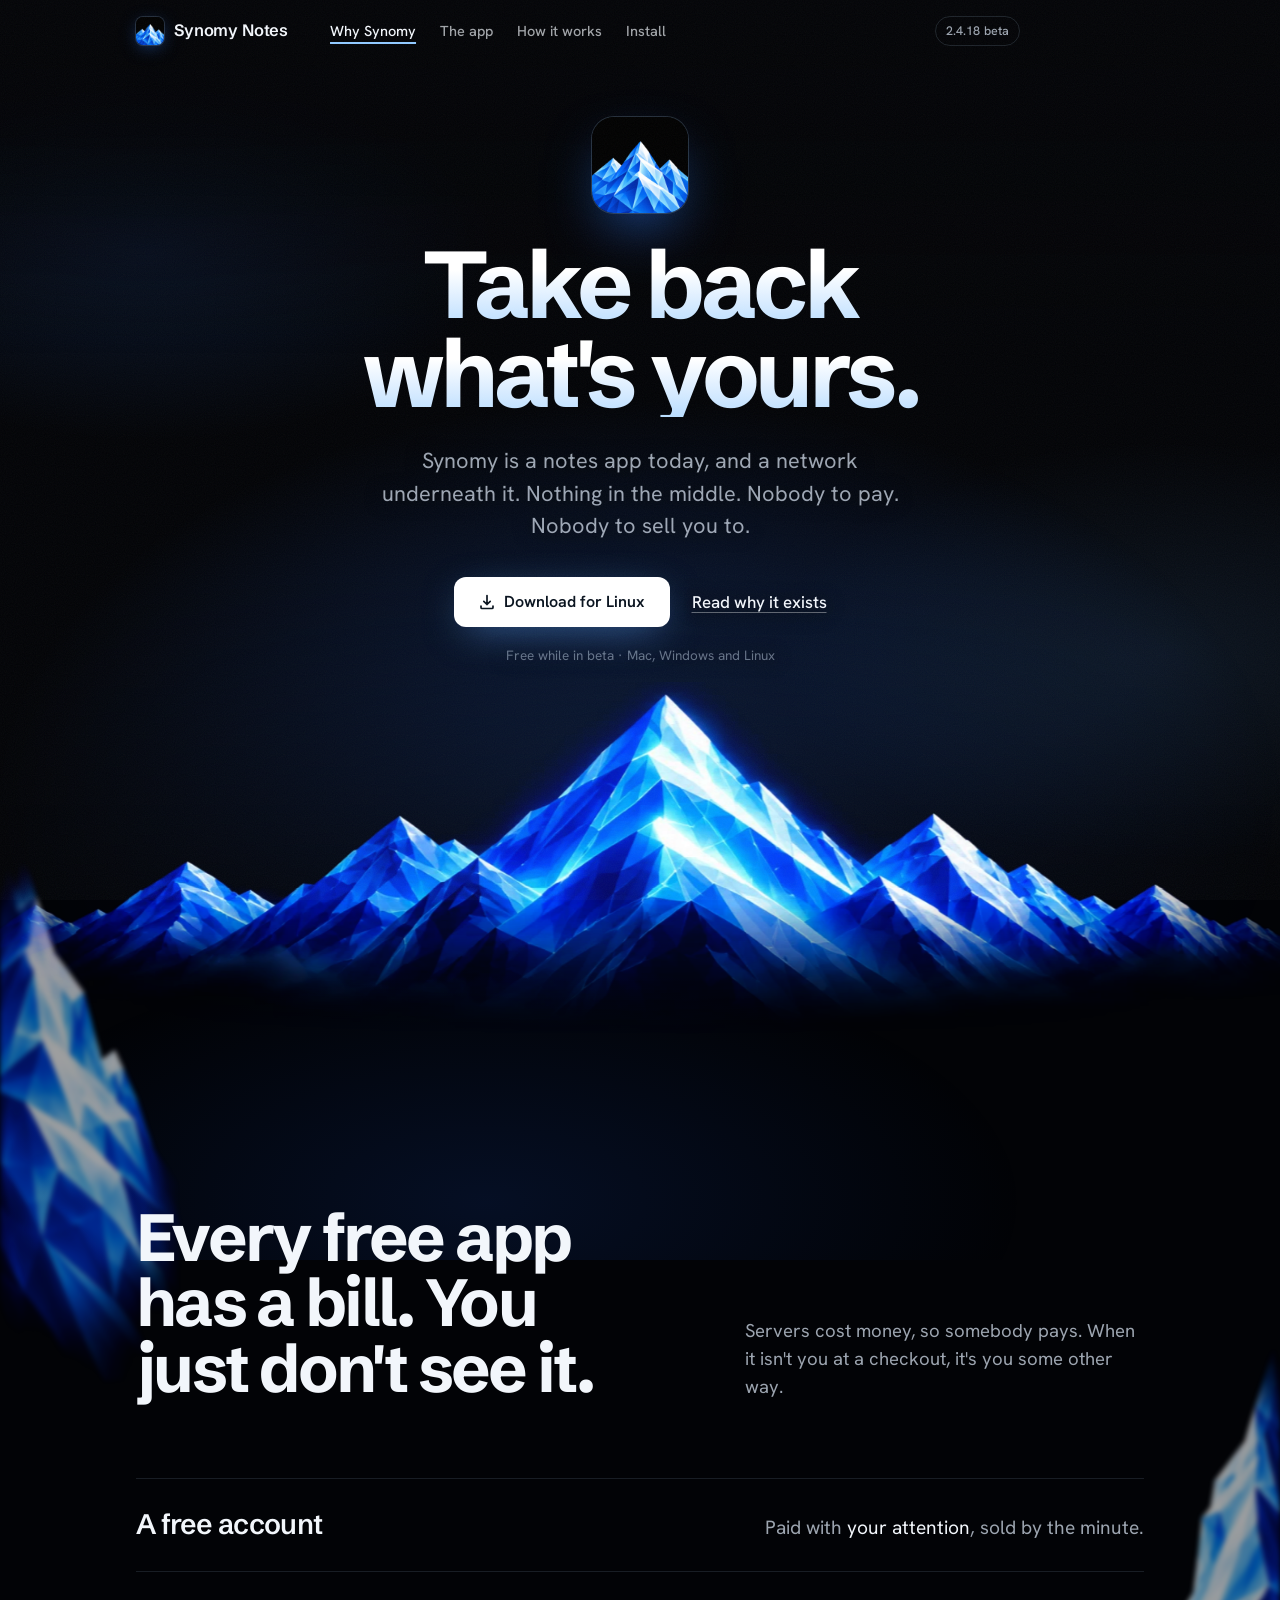
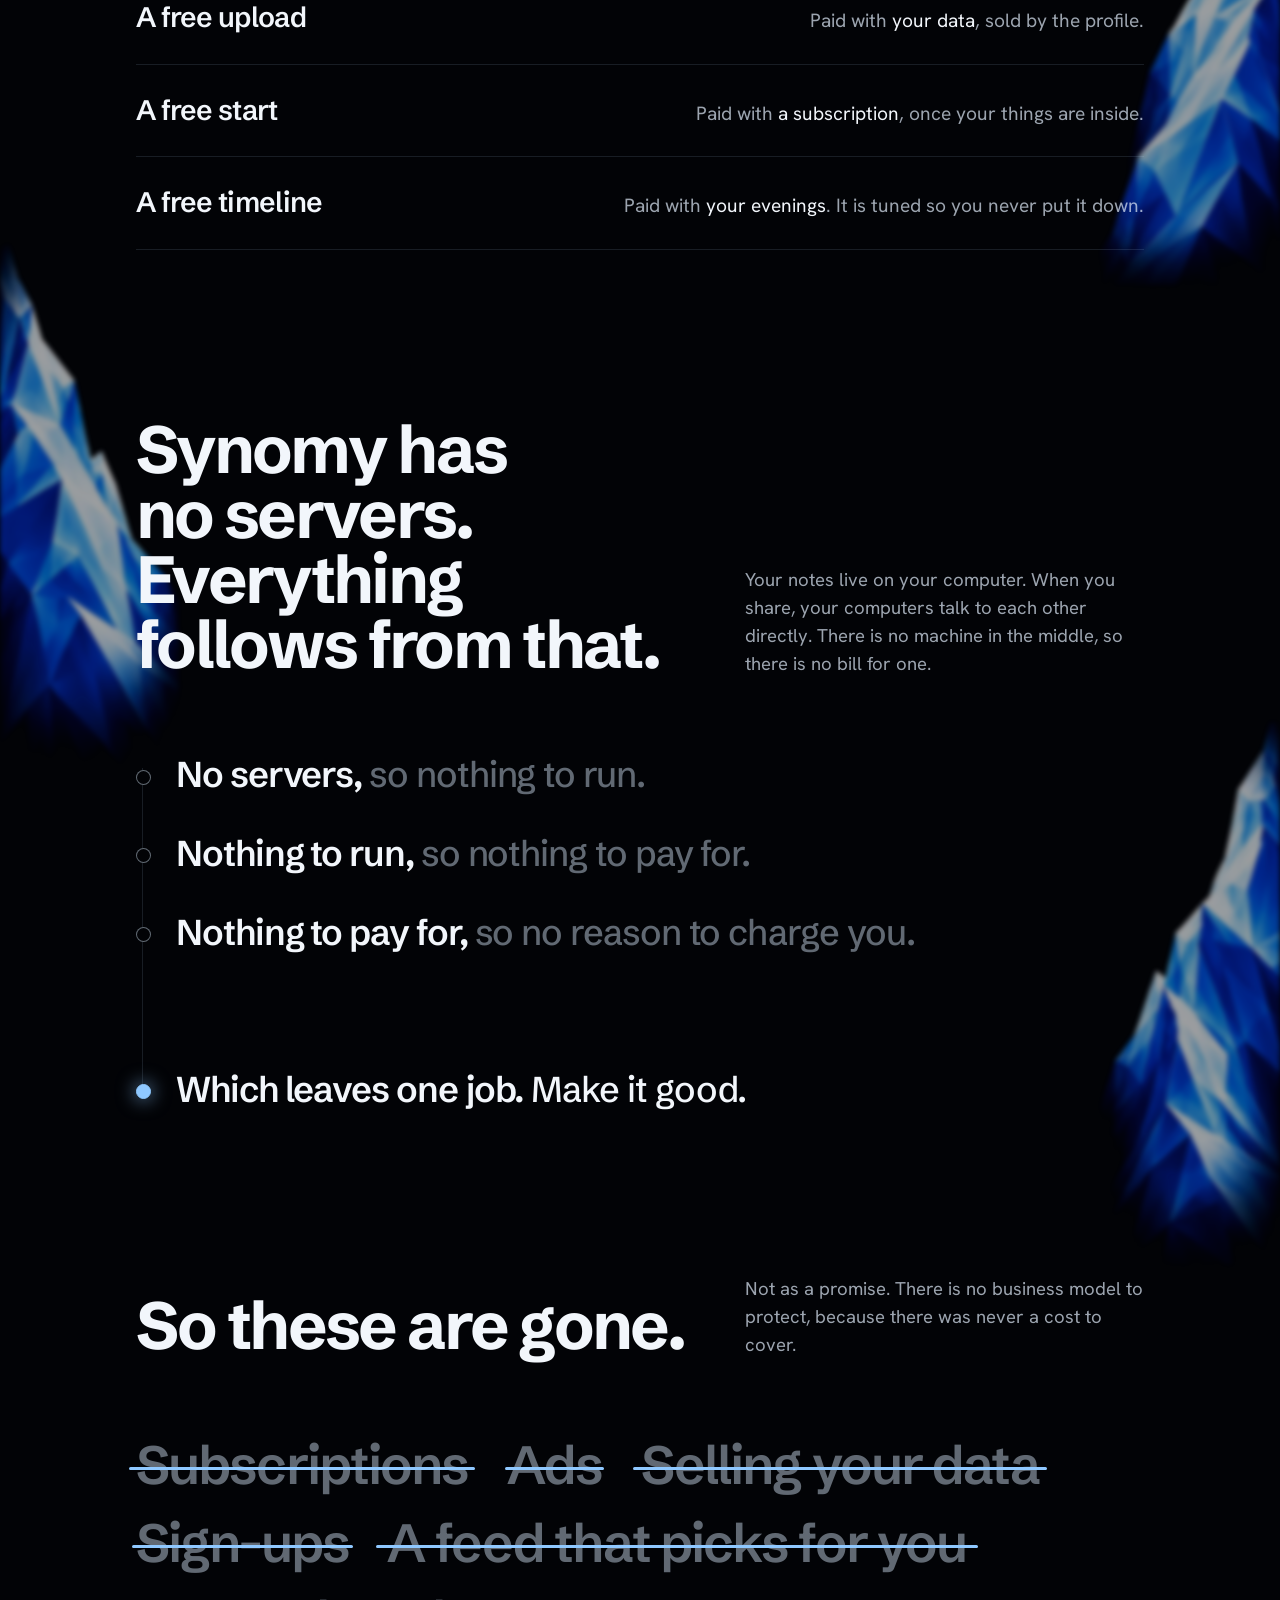
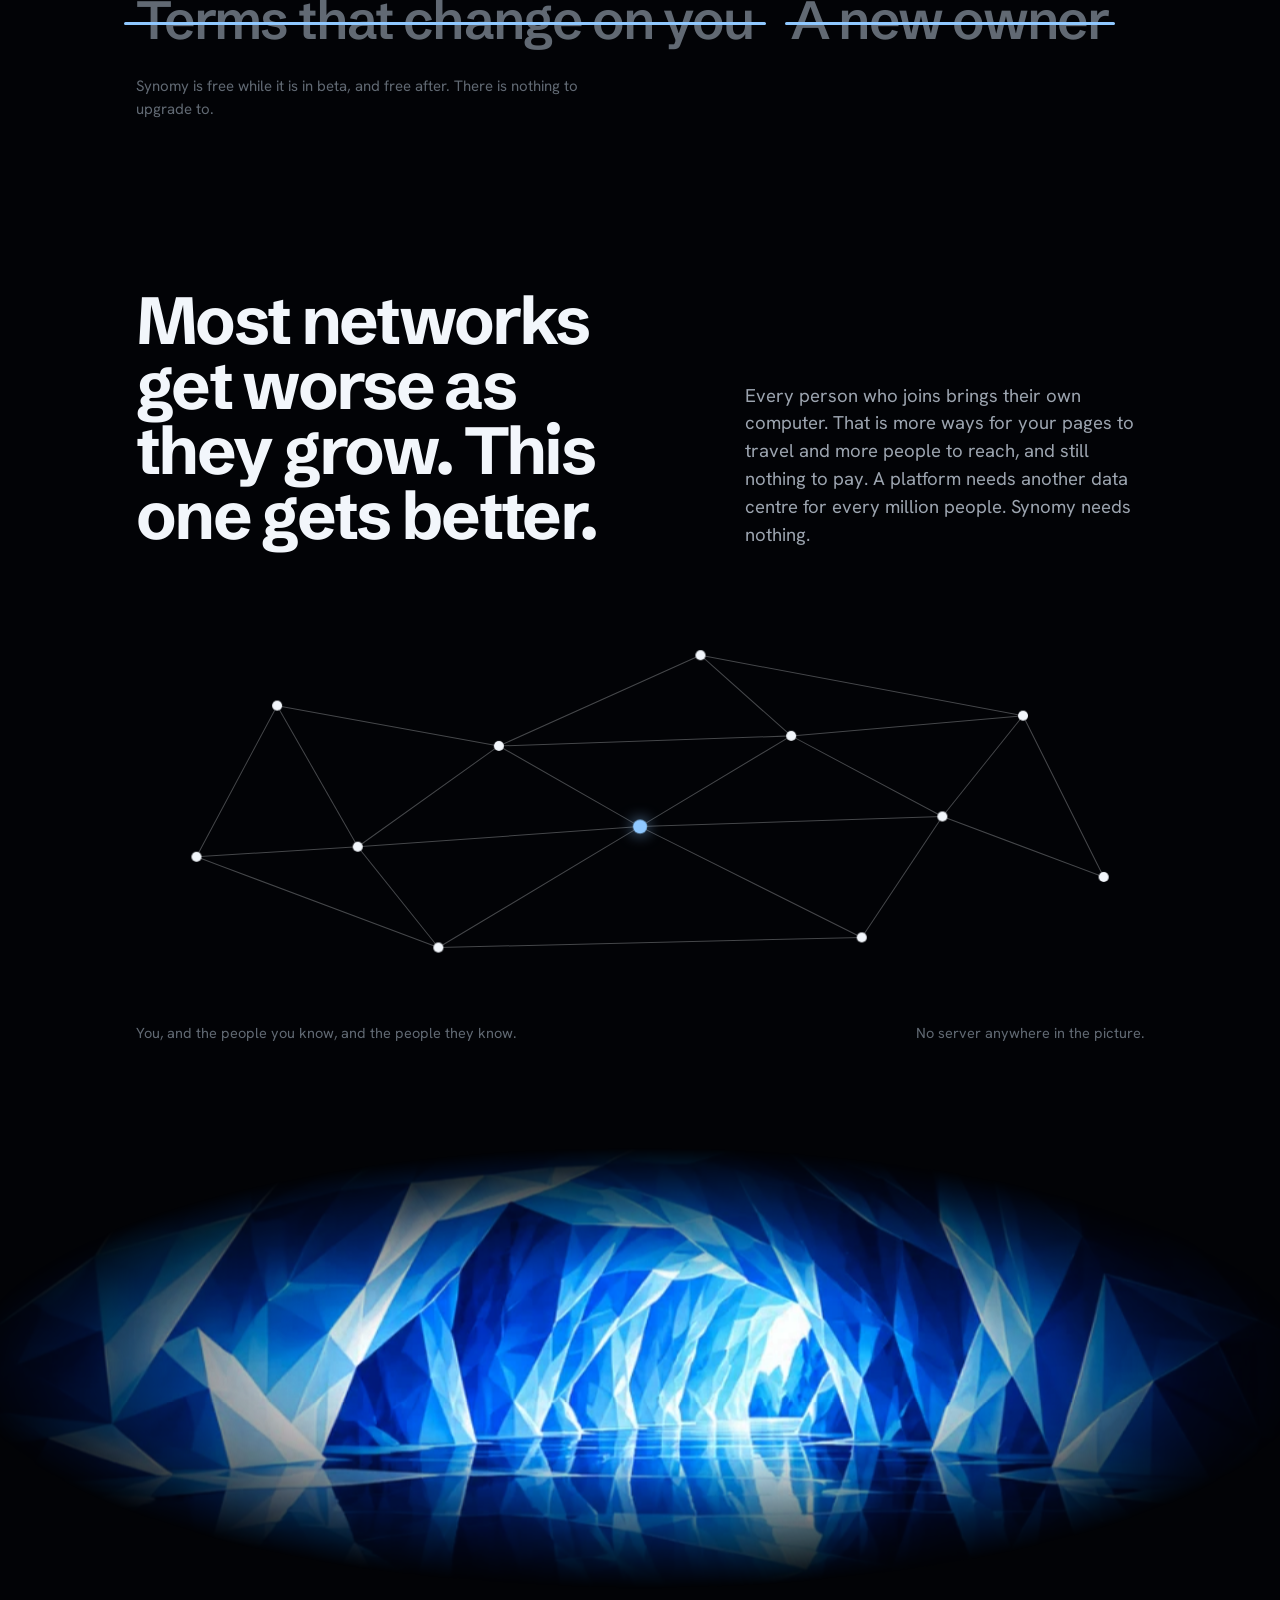
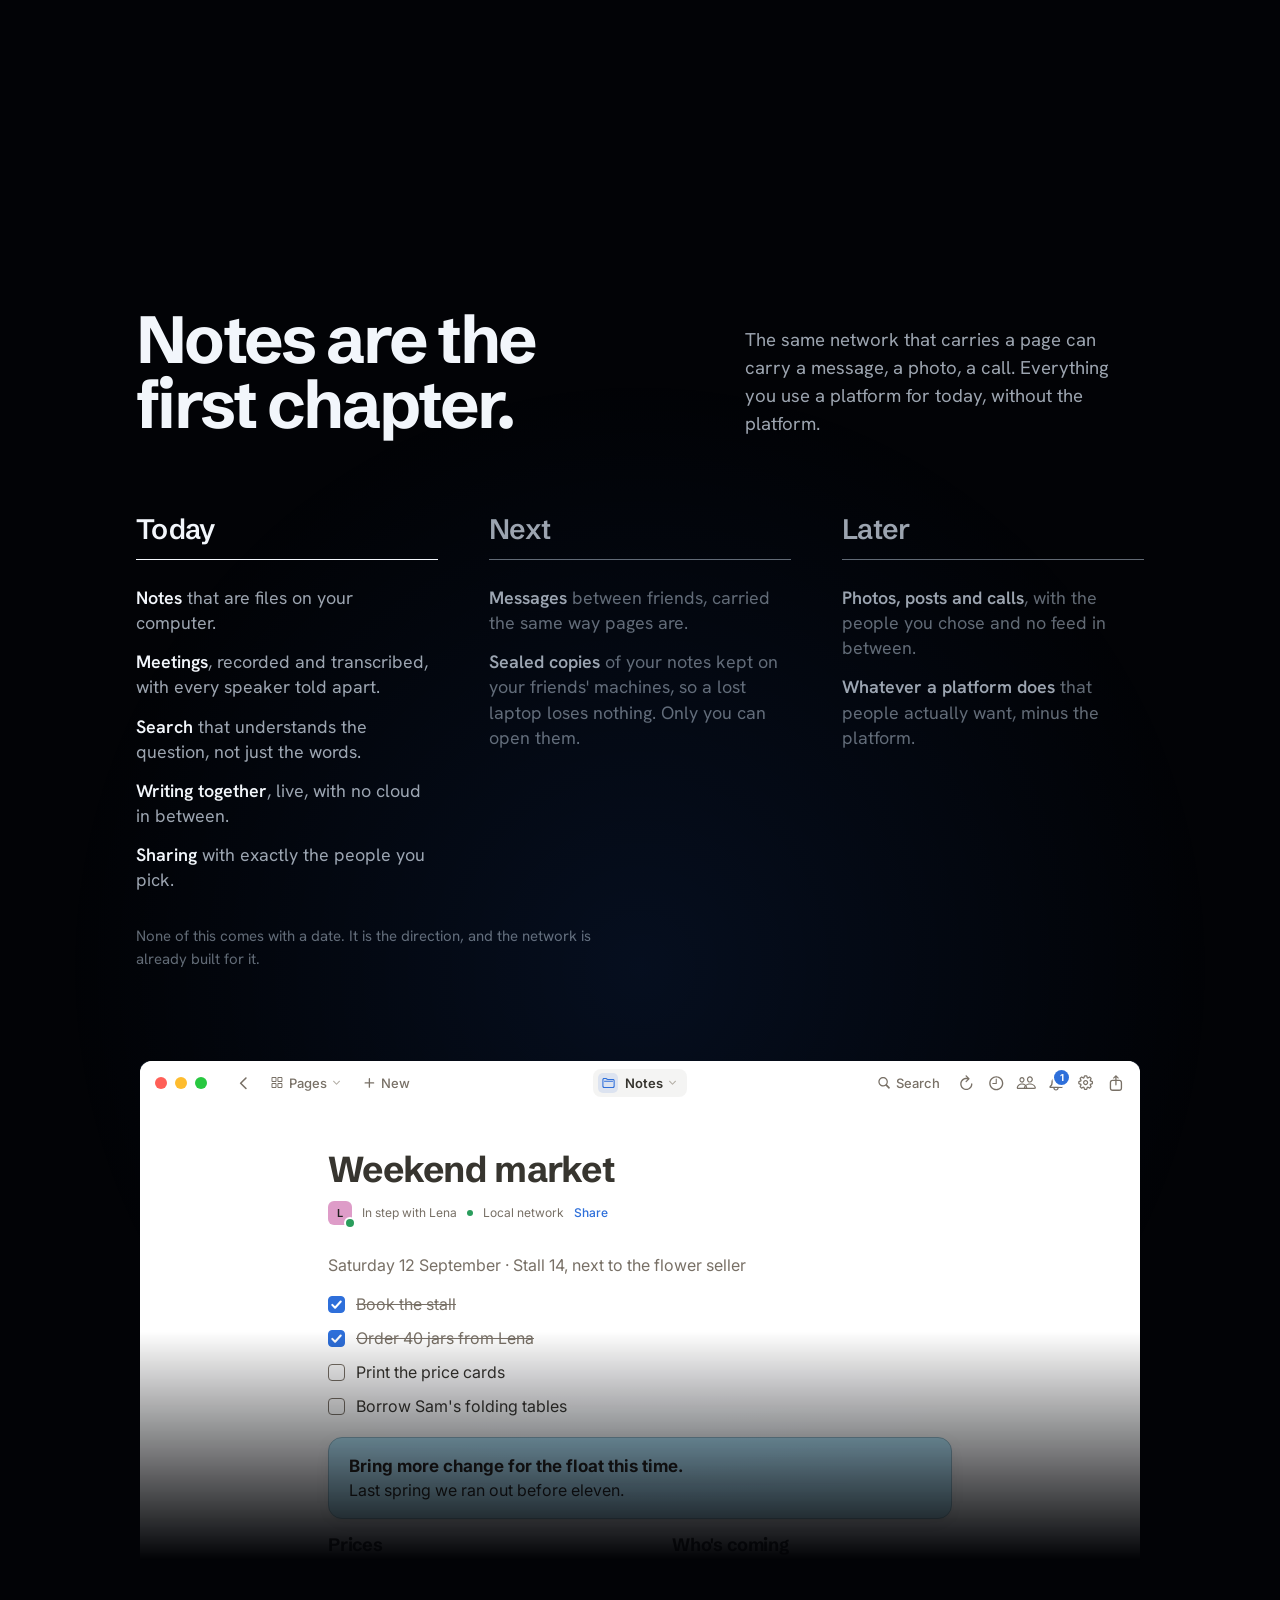
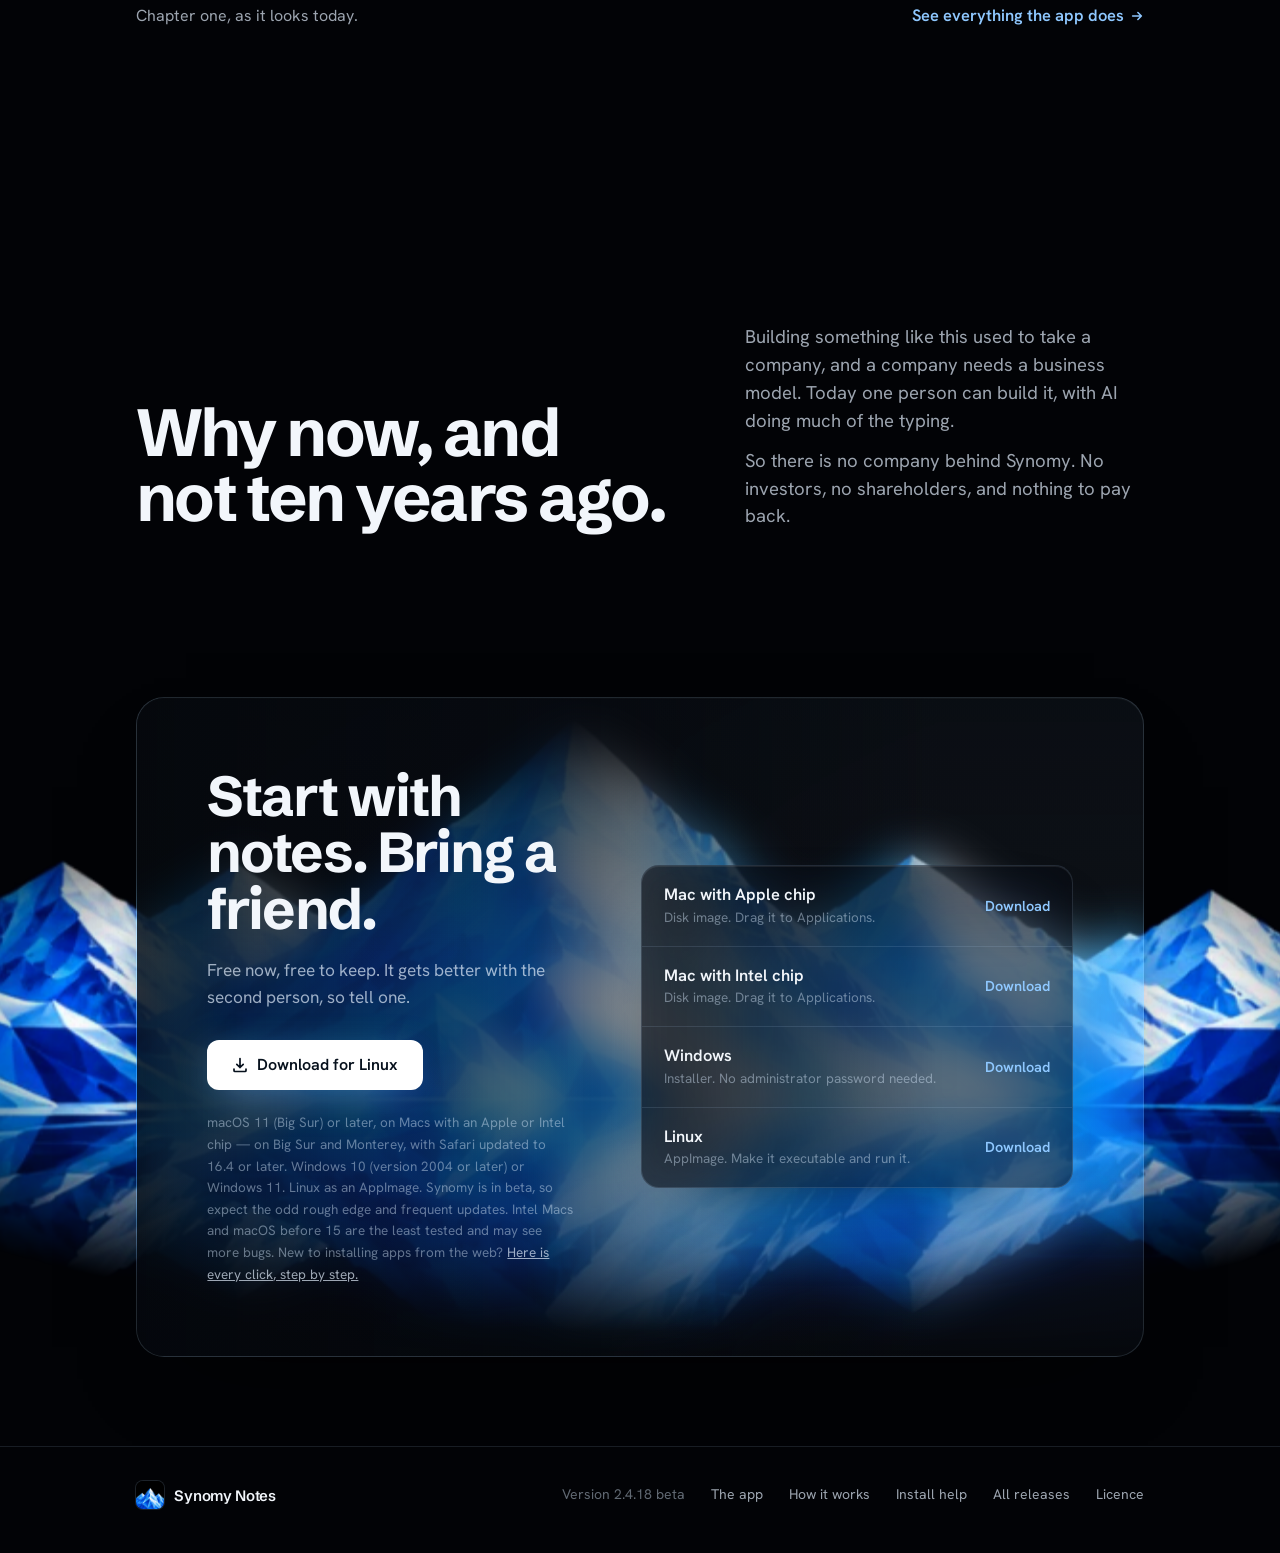
<file: index.html>
<!doctype html>
<html lang="en">
<head>
<meta charset="utf-8">
<meta name="viewport" content="width=device-width, initial-scale=1">
<title>Synomy: take back what's yours</title>
<meta name="description" content="Synomy is a notes app today and a network underneath it. Your computers talk to each other directly, so there is no server, no bill, no subscription, no ads and nobody to sell you to. Notes are the first chapter.">

<meta property="og:title" content="Synomy: take back what's yours">
<meta property="og:description" content="A notes app today, a network underneath. Nothing in the middle. Nobody to pay. Nobody to sell you to.">
<meta property="og:image" content="https://larslagauw.github.io/synomy-releases/assets/og.png">
<meta property="og:image:width" content="1200">
<meta property="og:image:height" content="630">
<meta name="twitter:image" content="https://larslagauw.github.io/synomy-releases/assets/og.png">
<meta property="og:type" content="website">
<meta name="twitter:card" content="summary_large_image">
<meta name="theme-color" content="#1a7fd0">

<link rel="icon" href="assets/favicon.png" type="image/png">
<link rel="apple-touch-icon" href="assets/apple-touch-icon.png">

<link rel="preconnect" href="https://fonts.googleapis.com">
<link rel="preconnect" href="https://fonts.gstatic.com" crossorigin>
<link href="https://fonts.googleapis.com/css2?family=Schibsted+Grotesk:wght@500;600;700&family=Hanken+Grotesk:wght@400;500;600&family=Inter:wght@400;500;600;700&display=swap" rel="stylesheet">
<link rel="stylesheet" href="assets/site.css">
<script>document.documentElement.className += ' js';</script>

<style>
/* ------------------------------------------------------------------ The mission page
   index.html says why Synomy exists. app.html says what it does; how.html says
   what is underneath. This page is an argument, so it is set like one: a chapter
   is a large statement on the left, one sentence on the right, and one plain
   picture underneath at full width. White type in the night, one ice blue. */

/* ---- the hero: type in the night, the range rising under it ----
   The summit shows at the bottom of the first screen and the rest of the range
   comes up as the page starts to move, then dissolves into the night the
   chapters stand in. */
.hero.say { --range-top: 16px; padding: clamp(104px, 13vh, 150px) 0 0; }
.hero.say h1.hero-h { max-width: 14ch; font-size: clamp(44px, 7.4vw, 104px); letter-spacing: -.045em; line-height: .94; }
.hero.say .hero-lede { max-width: 44ch; font-size: clamp(18px, 1.7vw, 22px); }
.hero.say .hero-lede, .hero.say .hero-meta, .hero.say .btn-text { text-shadow: 0 1px 18px rgba(0, 0, 0, .8); }
@media (max-width: 640px) { .hero.say { --range-w: 200vw; --range-top: 36px; } }

/* The bill: what a free thing costs, set as a ledger. */
.ledger { list-style: none; margin: 0; padding: 0; border-top: 1px solid var(--line); }
.ledger li {
  display: grid; grid-template-columns: minmax(0, 5fr) minmax(0, 7fr); gap: 20px; align-items: baseline;
  padding: clamp(18px, 2.4vw, 30px) 0; border-bottom: 1px solid var(--line);
}
.ledger b { font-family: var(--display); font-weight: 600; font-size: clamp(20px, 2.2vw, 30px); letter-spacing: -.025em; line-height: 1.1; }
.ledger span { font-size: clamp(17px, 1.5vw, 22px); line-height: 1.35; color: var(--ink-2); text-align: right; }
.ledger span em { font-style: normal; color: var(--ink); }

/* The chain: each line follows from the one before. */
.chain { list-style: none; margin: 0; padding: 0; position: relative; max-width: 920px; }
.chain::before { content: ""; position: absolute; left: 6px; top: 14px; bottom: 14px; width: 1px; background: var(--line); }
.chain li {
  position: relative; padding: 0 0 clamp(26px, 3vw, 40px) 40px;
  font-family: var(--display); font-weight: 600; font-size: clamp(22px, 2.8vw, 38px); letter-spacing: -.03em; line-height: 1.12;
}
.chain li:last-child { padding-bottom: 0; }
.chain li::before {
  content: ""; position: absolute; left: 0; top: .42em; width: 13px; height: 13px; border-radius: 50%;
  background: var(--night); border: 1px solid var(--ink-3);
}
.chain li:last-child::before { background: var(--ice); border-color: var(--ice); box-shadow: 0 0 18px 2px rgba(143, 200, 255, .55); }
.chain li span { color: var(--ink-3); font-weight: 500; }
.chain li:last-child span { color: var(--ink); }

/* Gone: the tricks, struck through one by one. */
.gone { display: flex; flex-wrap: wrap; gap: clamp(10px, 1.6vw, 18px) clamp(18px, 3vw, 40px); margin: 0; padding: 0; list-style: none; }
.gone li {
  position: relative; font-family: var(--display); font-weight: 600;
  font-size: clamp(26px, 4.2vw, 56px); letter-spacing: -.035em; line-height: 1.1; color: var(--ink);
  transition: color .6s ease; transition-delay: calc(var(--i) * .16s + .5s);
}
.gone li::after {
  content: ""; position: absolute; left: -2%; right: -2%; top: 54%; height: 3px; border-radius: 2px;
  background: var(--sky-700); transform: scaleX(0); transform-origin: 0 50%;
}
.js .gone.is-in li::after { animation: strike .55s var(--ease) both; animation-delay: calc(var(--i) * .16s + .5s); }
.js .gone.is-in li { color: var(--ink-3); }
@keyframes strike { to { transform: scaleX(1); } }
.no-js .gone li, html:not(.js) .gone li { color: var(--ink-3); }
html:not(.js) .gone li::after { transform: none; }

/* Grow: the network, arriving one machine at a time. */
.grow { width: 100%; display: block; height: auto; }
.grow circle { fill: var(--ink); opacity: 0; }
.grow circle.you { fill: var(--ice); filter: drop-shadow(0 0 8px rgba(143, 200, 255, .8)); }
.grow line { stroke: var(--ink); stroke-opacity: .28; stroke-width: 1; stroke-dasharray: var(--len); stroke-dashoffset: var(--len); }
.js .grow-wrap.is-in circle { animation: dotin .6s var(--ease) both; animation-delay: calc(var(--at) * 1s); }
.js .grow-wrap.is-in line { animation: draw 1s var(--ease) both; animation-delay: calc(var(--at) * 1s + .25s); }
html:not(.js) .grow circle { opacity: 1; }
html:not(.js) .grow line { stroke-dashoffset: 0; }
@keyframes dotin { from { opacity: 0; transform: scale(.4); } to { opacity: 1; transform: none; } }
@keyframes draw { to { stroke-dashoffset: 0; } }
.grow circle { transform-box: fill-box; transform-origin: center; }
.grow-cap { display: flex; justify-content: space-between; gap: 16px; margin-top: 14px; font-size: 14.5px; color: var(--ink-3); }

/* Next: three columns of words, no cards. */
.next { position: relative; margin-top: clamp(104px, 13vw, 176px); padding: clamp(88px, 10vw, 140px) 0 clamp(88px, 10vw, 140px); }
.cols { display: grid; grid-template-columns: repeat(3, minmax(0, 1fr)); gap: clamp(28px, 4vw, 56px); }
.cols h3 { font-size: clamp(22px, 2.2vw, 30px); letter-spacing: -.025em; line-height: 1.1; margin-bottom: 18px; padding-bottom: 14px; border-bottom: 1px solid var(--ink); }
.cols.rv h3 { border-bottom-color: var(--ink); }
.cols ul { list-style: none; margin: 0; padding: 0; }
.cols li { font-size: clamp(17px, 1.4vw, 19.5px); line-height: 1.4; color: var(--ink-2); padding: 7px 0; }
.cols li b { color: var(--ink); font-weight: 600; }
.cols .soon h3 { border-bottom-color: var(--ink-3); color: var(--ink-2); }
.cols .soon li { color: var(--ink-3); }
.cols .soon li b { color: var(--ink-2); }
.today-shot { margin-top: clamp(56px, 7vw, 96px); }
.today-shot .hero-shot { margin: 0 auto; padding-inline: 0; max-width: 1000px; }
.today-shot .shot-move { animation: none; }
.today-shot .app { --w: 1100; }
.today-shot .a-desk { min-height: calc(var(--u) * 560); }
.today-shot .e-cur { display: none; }
/* The window fades out rather than under a painted night: the night behind it
   is lit, and a painted one would show as a darker band. */
.today-shot .hero-shot {
  position: relative; max-height: 520px; overflow: hidden;
  -webkit-mask-image: linear-gradient(180deg, #000 52%, transparent 96%);
  mask-image: linear-gradient(180deg, #000 52%, transparent 96%);
}
.today-cap { display: flex; flex-wrap: wrap; justify-content: space-between; align-items: baseline; gap: 12px 24px; margin-top: 22px; }
.today-cap p { font-size: 16px; color: var(--ink-2); }
.today-cap .more { margin: 0; }

/* Now: one person, and the download. */
.get { padding-top: clamp(104px, 13vw, 176px); }

@media (max-width: 900px) {
  .cols { grid-template-columns: minmax(0, 1fr); gap: 36px; }
  .ledger li { grid-template-columns: minmax(0, 1fr); gap: 6px; }
  .ledger span { text-align: left; }
  .today-shot .hero-shot { max-height: 380px; }
}
@media (max-width: 640px) {
  .hero.say h1.hero-h { font-size: clamp(38px, 11vw, 52px); }
  .gone li::after { height: 2px; }
  .grow-cap { flex-direction: column; gap: 4px; }
}
@media (prefers-reduced-motion: reduce) {
  .js .gone.is-in li::after, .js .grow-wrap.is-in circle, .js .grow-wrap.is-in line { animation: none; }
  .gone li::after { transform: none; }
  .gone li { color: var(--ink-3); }
  .grow circle { opacity: 1; }
  .grow line { stroke-dashoffset: 0; }
}
</style>
</head>
<body>
<div class="edges" aria-hidden="true"></div>

<header class="bar" id="bar">
  <div class="bar-in">
    <a class="mark" href="#top">
      <img src="assets/icon.png" alt="" width="28" height="28">
      <span>Synomy Notes</span>
    </a>
    <nav class="nav" aria-label="Pages">
      <a class="here" href="index.html">Why Synomy</a>
      <a href="app.html">The app</a>
      <a href="how.html">How it works</a>
      <a href="install.html">Install</a>
    </nav>
    <div class="bar-sp"></div>
    <span class="ver" data-version>2.4.18 beta</span>
    <a class="btn btn-sm btn-bar" id="cta-bar" href="https://github.com/LarsLagauw/synomy-releases/releases/latest">Download</a>
  </div>
</header>

<main id="top">

  <!-- ============================================================ Hero -->
  <section class="hero say" id="hero" data-loop>
    <div class="sky" aria-hidden="true"></div>
    <div class="sky-tint" aria-hidden="true"></div>

    <div class="hero-in wrap">
      <img class="hero-icon" src="assets/icon-256.png" alt="" width="104" height="104">
      <h1 class="hero-h">
        <span>Take back</span>
        <span>what's yours.</span>
      </h1>
      <p class="hero-lede">
        Synomy is a notes app today, and a network underneath it. Nothing in the middle. Nobody to pay. Nobody to sell you to.
      </p>
      <div class="hero-cta">
        <a class="btn btn-light" id="cta-main" href="https://github.com/LarsLagauw/synomy-releases/releases/latest">
          <svg viewBox="0 0 16 16" fill="none" stroke="currentColor" stroke-width="1.7" stroke-linecap="round" stroke-linejoin="round" aria-hidden="true"><path d="M8 1.5v9m0 0 3.2-3.2M8 10.5 4.8 7.3M2 12v1.5a1 1 0 0 0 1 1h10a1 1 0 0 0 1-1V12"/></svg>
          <span id="cta-main-label">Download the latest version</span>
        </a>
        <a class="btn-text" href="#bill">Read why it exists</a>
      </div>
      <span class="hero-meta" id="cta-note">Free while in beta · Mac, Windows and Linux</span>
    </div>
    <img class="scene range" src="assets/range-glow.webp" alt="" width="1771" height="441">
  </section>

  <!-- ============================================================ The bill -->
  <section class="ch" id="bill">
    <div class="wrap">
      <div class="ch-head">
        <h2 class="rv">Every free app has a bill. You just don't see it.</h2>
        <p class="rv" style="--d:80ms">Servers cost money, so somebody pays. When it isn't you at a checkout, it's you some other way.</p>
      </div>
      <div class="ch-vis">
        <ul class="ledger">
          <li class="rv" style="--d:0ms"><b>A free account</b><span>Paid with <em>your attention</em>, sold by the minute.</span></li>
          <li class="rv" style="--d:70ms"><b>A free upload</b><span>Paid with <em>your data</em>, sold by the profile.</span></li>
          <li class="rv" style="--d:140ms"><b>A free start</b><span>Paid with <em>a subscription</em>, once your things are inside.</span></li>
          <li class="rv" style="--d:210ms"><b>A free timeline</b><span>Paid with <em>your evenings</em>. It is tuned so you never put it down.</span></li>
        </ul>
      </div>
    </div>
  </section>

  <!-- ============================================================ The chain -->
  <section class="ch" id="chain">
    <div class="wrap">
      <div class="ch-head">
        <h2 class="rv">Synomy has no servers. Everything follows from that.</h2>
        <p class="rv" style="--d:80ms">Your notes live on your computer. When you share, your computers talk to each other directly. There is no machine in the middle, so there is no bill for one.</p>
      </div>
      <div class="ch-vis">
        <ol class="chain">
          <li class="rv" style="--d:0ms">No servers, <span>so nothing to run.</span></li>
          <li class="rv" style="--d:160ms">Nothing to run, <span>so nothing to pay for.</span></li>
          <li class="rv" style="--d:320ms">Nothing to pay for, <span>so no reason to charge you.</span></li>
          <li class="rv" style="--d:480ms">No reason to charge you, <span>so no reason to sell you.</span></li>
          <li class="rv" style="--d:700ms">Which leaves one job. <span>Make it good.</span></li>
        </ol>
      </div>
    </div>
  </section>

  <!-- ============================================================ Gone -->
  <section class="ch" id="gone">
    <div class="wrap">
      <div class="ch-head">
        <h2 class="rv">So these are gone.</h2>
        <p class="rv" style="--d:80ms">Not as a promise. There is no business model to protect, because there was never a cost to cover.</p>
      </div>
      <div class="ch-vis">
        <ul class="gone rv" data-vig>
          <li style="--i:0">Subscriptions</li>
          <li style="--i:1">Ads</li>
          <li style="--i:2">Selling your data</li>
          <li style="--i:3">Sign-ups</li>
          <li style="--i:4">A feed that picks for you</li>
          <li style="--i:5">Terms that change on you</li>
          <li style="--i:6">A new owner</li>
        </ul>
        <p class="ch-fine rv" style="--d:200ms">Synomy is free while it is in beta, and free after. There is nothing to upgrade to.</p>
      </div>
    </div>
  </section>

  <!-- ============================================================ Grow -->
  <section class="ch" id="grow">
    <div class="wrap">
      <div class="ch-head">
        <h2 class="rv">Most networks get worse as they grow. This one gets better.</h2>
        <p class="rv" style="--d:80ms">Every person who joins brings their own computer. That is more ways for your pages to travel and more people to reach, and still nothing to pay. A platform needs another data centre for every million people. Synomy needs nothing.</p>
      </div>
      <div class="ch-vis grow-wrap rv" data-vig>
        <svg class="grow" viewBox="0 0 1000 380" aria-hidden="true">
          <!-- Twelve machines, arriving one at a time. You are the blue one. -->
          <line x1="500" y1="200" x2="360" y2="120" style="--at:.9;--len:162"/>
          <line x1="500" y1="200" x2="650" y2="110" style="--at:1.4;--len:175"/>
          <line x1="360" y1="120" x2="650" y2="110" style="--at:1.5;--len:291"/>
          <line x1="360" y1="120" x2="220" y2="220" style="--at:2.0;--len:173"/>
          <line x1="500" y1="200" x2="220" y2="220" style="--at:2.1;--len:281"/>
          <line x1="650" y1="110" x2="800" y2="190" style="--at:2.5;--len:170"/>
          <line x1="500" y1="200" x2="800" y2="190" style="--at:2.6;--len:301"/>
          <line x1="220" y1="220" x2="300" y2="320" style="--at:3.0;--len:129"/>
          <line x1="500" y1="200" x2="300" y2="320" style="--at:3.1;--len:234"/>
          <line x1="800" y1="190" x2="880" y2="90" style="--at:3.5;--len:129"/>
          <line x1="650" y1="110" x2="880" y2="90" style="--at:3.6;--len:231"/>
          <line x1="360" y1="120" x2="140" y2="80" style="--at:4.0;--len:224"/>
          <line x1="220" y1="220" x2="140" y2="80" style="--at:4.1;--len:162"/>
          <line x1="800" y1="190" x2="720" y2="310" style="--at:4.5;--len:145"/>
          <line x1="500" y1="200" x2="720" y2="310" style="--at:4.6;--len:246"/>
          <line x1="300" y1="320" x2="720" y2="310" style="--at:4.7;--len:421"/>
          <line x1="880" y1="90" x2="960" y2="250" style="--at:5.0;--len:179"/>
          <line x1="800" y1="190" x2="960" y2="250" style="--at:5.1;--len:171"/>
          <line x1="140" y1="80" x2="60" y2="230" style="--at:5.5;--len:170"/>
          <line x1="220" y1="220" x2="60" y2="230" style="--at:5.6;--len:161"/>
          <line x1="300" y1="320" x2="60" y2="230" style="--at:5.7;--len:257"/>
          <line x1="650" y1="110" x2="560" y2="30" style="--at:6.0;--len:121"/>
          <line x1="360" y1="120" x2="560" y2="30" style="--at:6.1;--len:220"/>
          <line x1="880" y1="90" x2="560" y2="30" style="--at:6.2;--len:326"/>

          <circle class="you" cx="500" cy="200" r="7" style="--at:.2"/>
          <circle cx="360" cy="120" r="5" style="--at:.8"/>
          <circle cx="650" cy="110" r="5" style="--at:1.3"/>
          <circle cx="220" cy="220" r="5" style="--at:1.9"/>
          <circle cx="800" cy="190" r="5" style="--at:2.4"/>
          <circle cx="300" cy="320" r="5" style="--at:2.9"/>
          <circle cx="880" cy="90" r="5" style="--at:3.4"/>
          <circle cx="140" cy="80" r="5" style="--at:3.9"/>
          <circle cx="720" cy="310" r="5" style="--at:4.4"/>
          <circle cx="960" cy="250" r="5" style="--at:4.9"/>
          <circle cx="60" cy="230" r="5" style="--at:5.4"/>
          <circle cx="560" cy="30" r="5" style="--at:5.9"/>
        </svg>
        <div class="grow-cap"><span>You, and the people you know, and the people they know.</span><span>No server anywhere in the picture.</span></div>
      </div>
    </div>
  </section>

  <!-- The way in: the cave between the argument and the app. -->
  <div class="interlude" data-depth aria-hidden="true">
    <img class="scene" src="assets/cave.webp" alt="" width="990" height="324" loading="lazy">
  </div>

  <!-- ============================================================ Next -->
  <section class="next" id="next">
    <div class="wrap">
      <div class="ch-head">
        <h2 class="rv">Notes are the first chapter.</h2>
        <p class="rv" style="--d:80ms">The same network that carries a page can carry a message, a photo, a call. Everything you use a platform for today, without the platform.</p>
      </div>
      <div class="ch-vis">
        <div class="cols">
          <div class="rv" style="--d:0ms">
            <h3>Today</h3>
            <ul>
              <li><b>Notes</b> that are files on your computer.</li>
              <li><b>Meetings</b>, recorded and transcribed, with every speaker told apart.</li>
              <li><b>Search</b> that understands the question, not just the words.</li>
              <li><b>Writing together</b>, live, with no cloud in between.</li>
              <li><b>Sharing</b> with exactly the people you pick.</li>
            </ul>
          </div>
          <div class="rv soon" style="--d:100ms">
            <h3>Next</h3>
            <ul>
              <li><b>Messages</b> between friends, carried the same way pages are.</li>
              <li><b>Sealed copies</b> of your notes kept on your friends' machines, so a lost laptop loses nothing. Only you can open them.</li>
            </ul>
          </div>
          <div class="rv soon" style="--d:200ms">
            <h3>Later</h3>
            <ul>
              <li><b>Photos, posts and calls</b>, with the people you chose and no feed in between.</li>
              <li><b>Whatever a platform does</b> that people actually want, minus the platform.</li>
            </ul>
          </div>
        </div>
        <p class="ch-fine rv" style="--d:260ms">None of this comes with a date. It is the direction, and the network is already built for it.</p>

        <div class="today-shot rv" style="--d:120ms">
    <div class="hero-shot">
      <div class="shot-move">
        <div class="app" aria-hidden="true">
          <div class="a-bar">
            <span class="a-tl"><i></i><i></i><i></i></span>
            <div class="a-left">
              <span class="a-chip ico"><i data-g="chevron.backward"></i></span>
              <span class="a-chip"><i data-g="square.grid.2x2"></i>Pages<i class="hint" data-g="chevron.down"></i></span>
              <span class="a-chip"><i data-g="plus"></i>New</span>
            </div>
            <div class="a-centre"><span class="a-proj"><i class="pg" data-g="folder"></i>Notes<i class="hint" data-g="chevron.down"></i></span></div>
            <div class="a-right">
              <span class="a-chip"><i data-g="magnifyingglass"></i>Search</span>
              <span class="a-chip ico"><i data-g="arrow.clockwise"></i></span>
              <span class="a-chip ico"><i data-g="clock"></i></span>
              <span class="a-chip ico"><i data-g="person.2"></i></span>
              <span class="a-chip ico"><i data-g="bell"></i><span class="a-badge">1</span></span>
              <span class="a-chip ico"><i data-g="gearshape"></i></span>
              <span class="a-chip ico"><i data-g="square.and.arrow.up"></i></span>
            </div>
          </div>
          <div class="a-desk">
            <div class="e-page">
              <h1 class="e-title">Weekend market</h1>
              <div class="e-byline">
                <span class="e-faces"><span class="e-face on" style="--hue:320">L</span></span>
                <span>In step with Lena</span><span class="dot"></span><span>Local network</span><span class="word">Share</span>
              </div>
              <p class="e-p sec">Saturday 12 September · Stall 14, next to the flower seller</p>
              <ul class="e-todo">
                <li class="on">Book the stall</li>
                <li class="on">Order 40 jars from Lena</li>
                <li>Print the price cards</li>
                <li>Borrow Sam's folding tables</li>
              </ul>
              <div class="e-card blue"><div class="t">Bring more change for the float this time.</div><p>Last spring we ran out before eleven.</p></div>
              <div class="e-cols">
                <div>
                  <h3 class="e-h3">Prices</h3>
                  <ul class="e-ul"><li>Plum jam, 350 g · € 6</li><li>Honey, 500 g · € 8</li><li>Sourdough loaf · € 4</li><li>Three for € 15</li></ul>
                </div>
                <div>
                  <h3 class="e-h3">Who's coming</h3>
                  <ul class="e-ul"><li>Lena, from eight</li><li>Marco, with the van</li><li>Sam, after football</li></ul>
                </div>
              </div>
              <p class="e-p">Open questions are in</p>
              <div class="e-badge"><div class="t"><i data-g="doc.text"></i>Questions before we sign</div><div class="d">Scaffolding, the permit, the deposit</div></div>
            </div>

          </div>
          <span class="a-ver" data-version>2.4.18 beta</span>
        </div>
      </div>
    </div>
          <div class="today-cap">
            <p>Chapter one, as it looks today.</p>
            <a class="more" href="app.html">See everything the app does
              <svg viewBox="0 0 16 16" fill="none" stroke="currentColor" stroke-width="1.8" stroke-linecap="round" stroke-linejoin="round" aria-hidden="true"><path d="M3 8h10M9 4l4 4-4 4"/></svg>
            </a>
          </div>
        </div>
      </div>
    </div>
  </section>

  <!-- ============================================================ Now -->
  <section class="ch" id="now">
    <div class="wrap">
      <div class="ch-head">
        <h2 class="rv">Why now, and not ten years ago.</h2>
        <div>
          <p class="rv" style="--d:80ms">Building something like this used to take a company, and a company needs a business model. Today one person can build it, with AI doing much of the typing.</p>
          <p class="rv" style="--d:160ms">So there is no company behind Synomy. No investors, no shareholders, and nothing to pay back.</p>
        </div>
      </div>
    </div>
  </section>

  <!-- ============================================================ Download -->
  <section class="get" id="download">
    <img class="scene lake" src="assets/lake.webp" alt="" width="991" height="321" loading="lazy">
    <div class="wrap">
      <div class="skycard rv" data-loop>
        <div class="sky" aria-hidden="true"></div>
        <div class="sky-tint" aria-hidden="true"></div>
        <div>
          <h2>Start with notes. Bring a friend.</h2>
          <p class="lede">Free now, free to keep. It gets better with the second person, so tell one.</p>
          <a class="btn btn-light" id="cta-get" href="https://github.com/LarsLagauw/synomy-releases/releases/latest">
            <svg viewBox="0 0 16 16" fill="none" stroke="currentColor" stroke-width="1.7" stroke-linecap="round" stroke-linejoin="round" aria-hidden="true"><path d="M8 1.5v9m0 0 3.2-3.2M8 10.5 4.8 7.3M2 12v1.5a1 1 0 0 0 1 1h10a1 1 0 0 0 1-1V12"/></svg>
            <span id="cta-get-label">Download the latest version</span>
          </a>
          <p class="req">macOS 11 (Big Sur) or later, on Macs with an Apple or Intel chip &mdash; on Big Sur and Monterey, with Safari updated to 16.4 or later. Windows 10 (version 2004 or later) or Windows 11. Linux as an AppImage. Synomy is in beta, so expect the odd rough edge and frequent updates. Intel Macs and macOS before 15 are the least tested and may see more bugs. New to installing apps from the web? <a href="install.html">Here is every click, step by step.</a></p>
        </div>
        <div class="plats" id="plats">
          <a class="plat" data-os="macos" data-arch="arm64" href="https://github.com/LarsLagauw/synomy-releases/releases/latest">
            <div><div class="os">Mac with Apple chip</div><div class="file" data-file>Disk image. Drag it to Applications.</div></div>
            <span class="go">Download<b data-size></b></span>
          </a>
          <a class="plat" data-os="macos" data-arch="x86_64" href="https://github.com/LarsLagauw/synomy-releases/releases/latest">
            <div><div class="os">Mac with Intel chip</div><div class="file" data-file>Disk image. Drag it to Applications.</div></div>
            <span class="go">Download<b data-size></b></span>
          </a>
          <a class="plat" data-os="windows" href="https://github.com/LarsLagauw/synomy-releases/releases/latest">
            <div><div class="os">Windows</div><div class="file" data-file>Installer. No administrator password needed.</div></div>
            <span class="go">Download<b data-size></b></span>
          </a>
          <a class="plat" data-os="linux" href="https://github.com/LarsLagauw/synomy-releases/releases/latest">
            <div><div class="os">Linux</div><div class="file" data-file>AppImage. Make it executable and run it.</div></div>
            <span class="go">Download<b data-size></b></span>
          </a>
        </div>
      </div>
    </div>
  </section>
</main>

<footer class="foot">
  <div class="wrap foot-in">
    <a class="mark" href="#top"><img src="assets/icon.png" alt="" width="28" height="28"><span>Synomy Notes</span></a>
    <span class="fsp"></span>
    <span>Version <span data-version>2.4.18 beta</span></span>
    <a href="app.html">The app</a>
    <a href="how.html">How it works</a>
    <a href="install.html">Install help</a>
    <a href="https://github.com/LarsLagauw/synomy-releases/releases">All releases</a>
    <a href="https://github.com/LarsLagauw/synomy-releases/blob/main/EULA.md">Licence</a>
  </div>
</footer>

<script src="assets/glyphs.js"></script>
<script src="assets/site.js"></script>
</body>
</html>
</file>
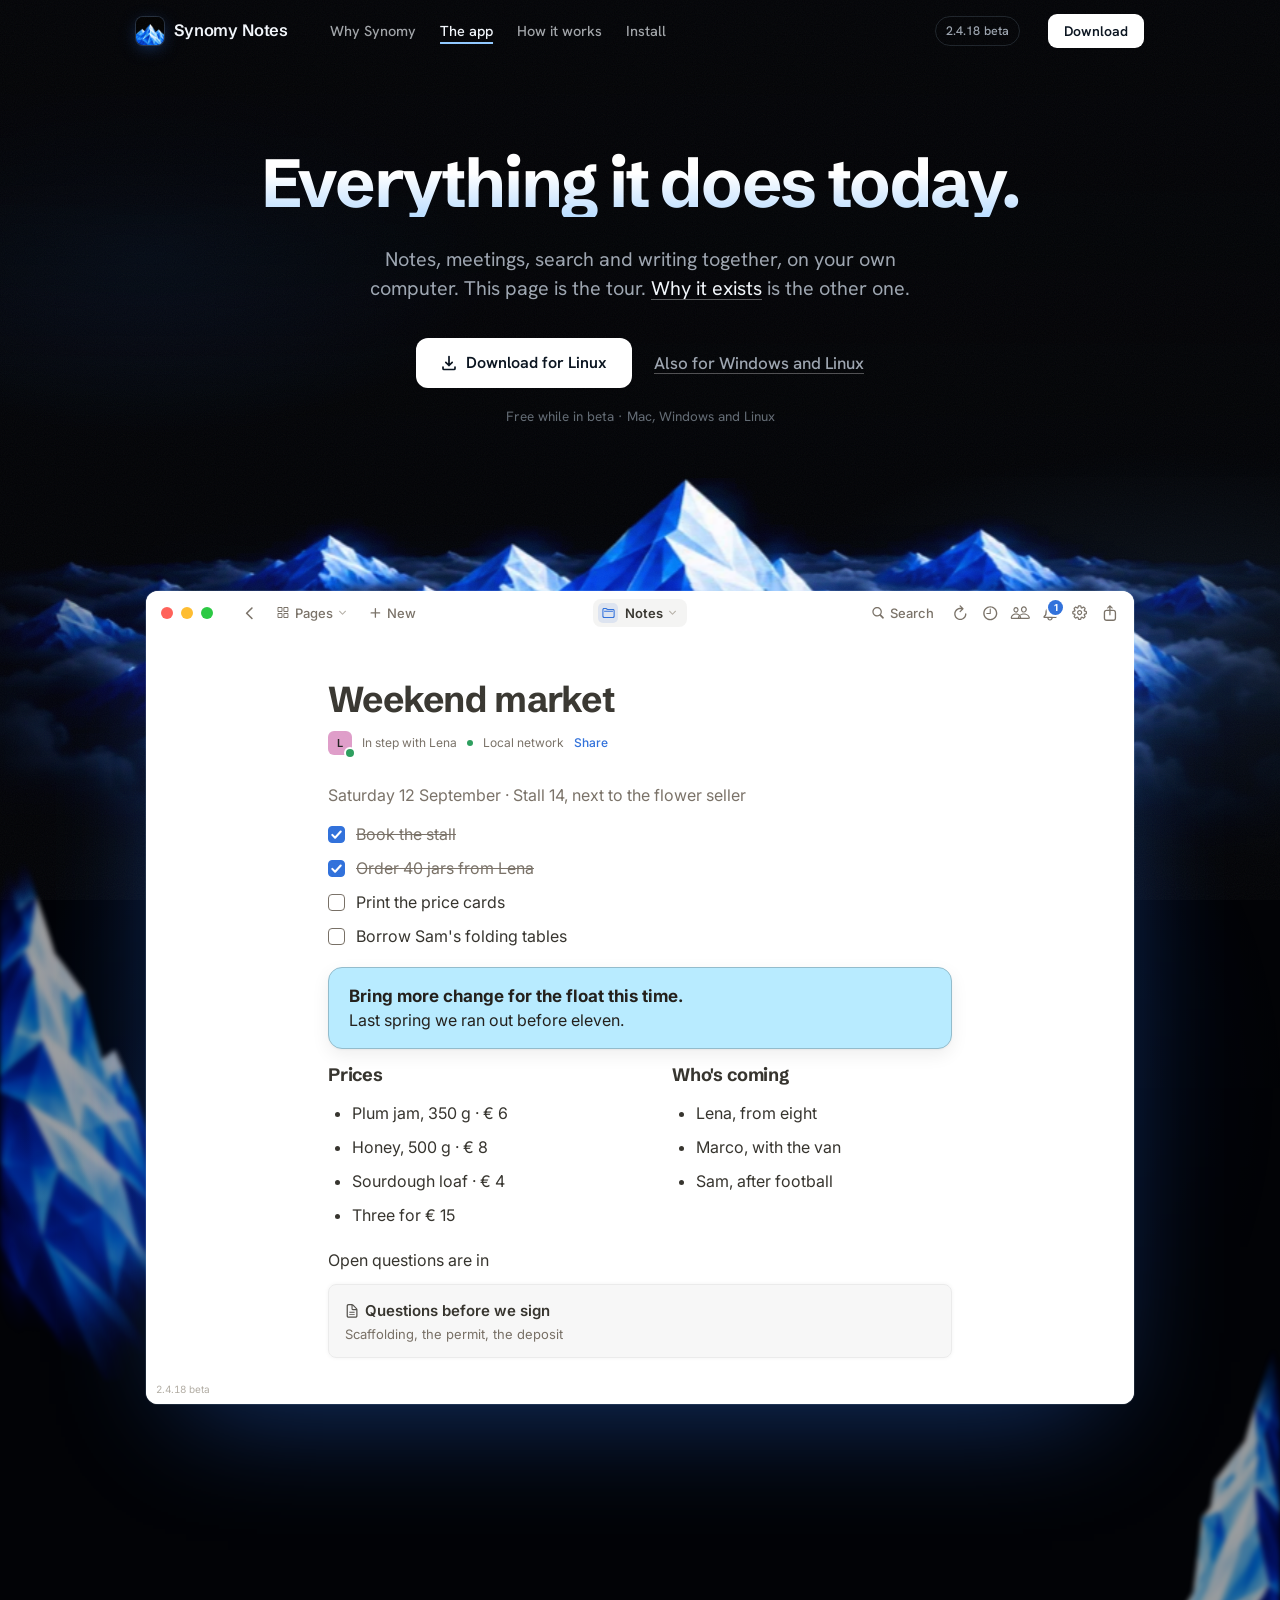
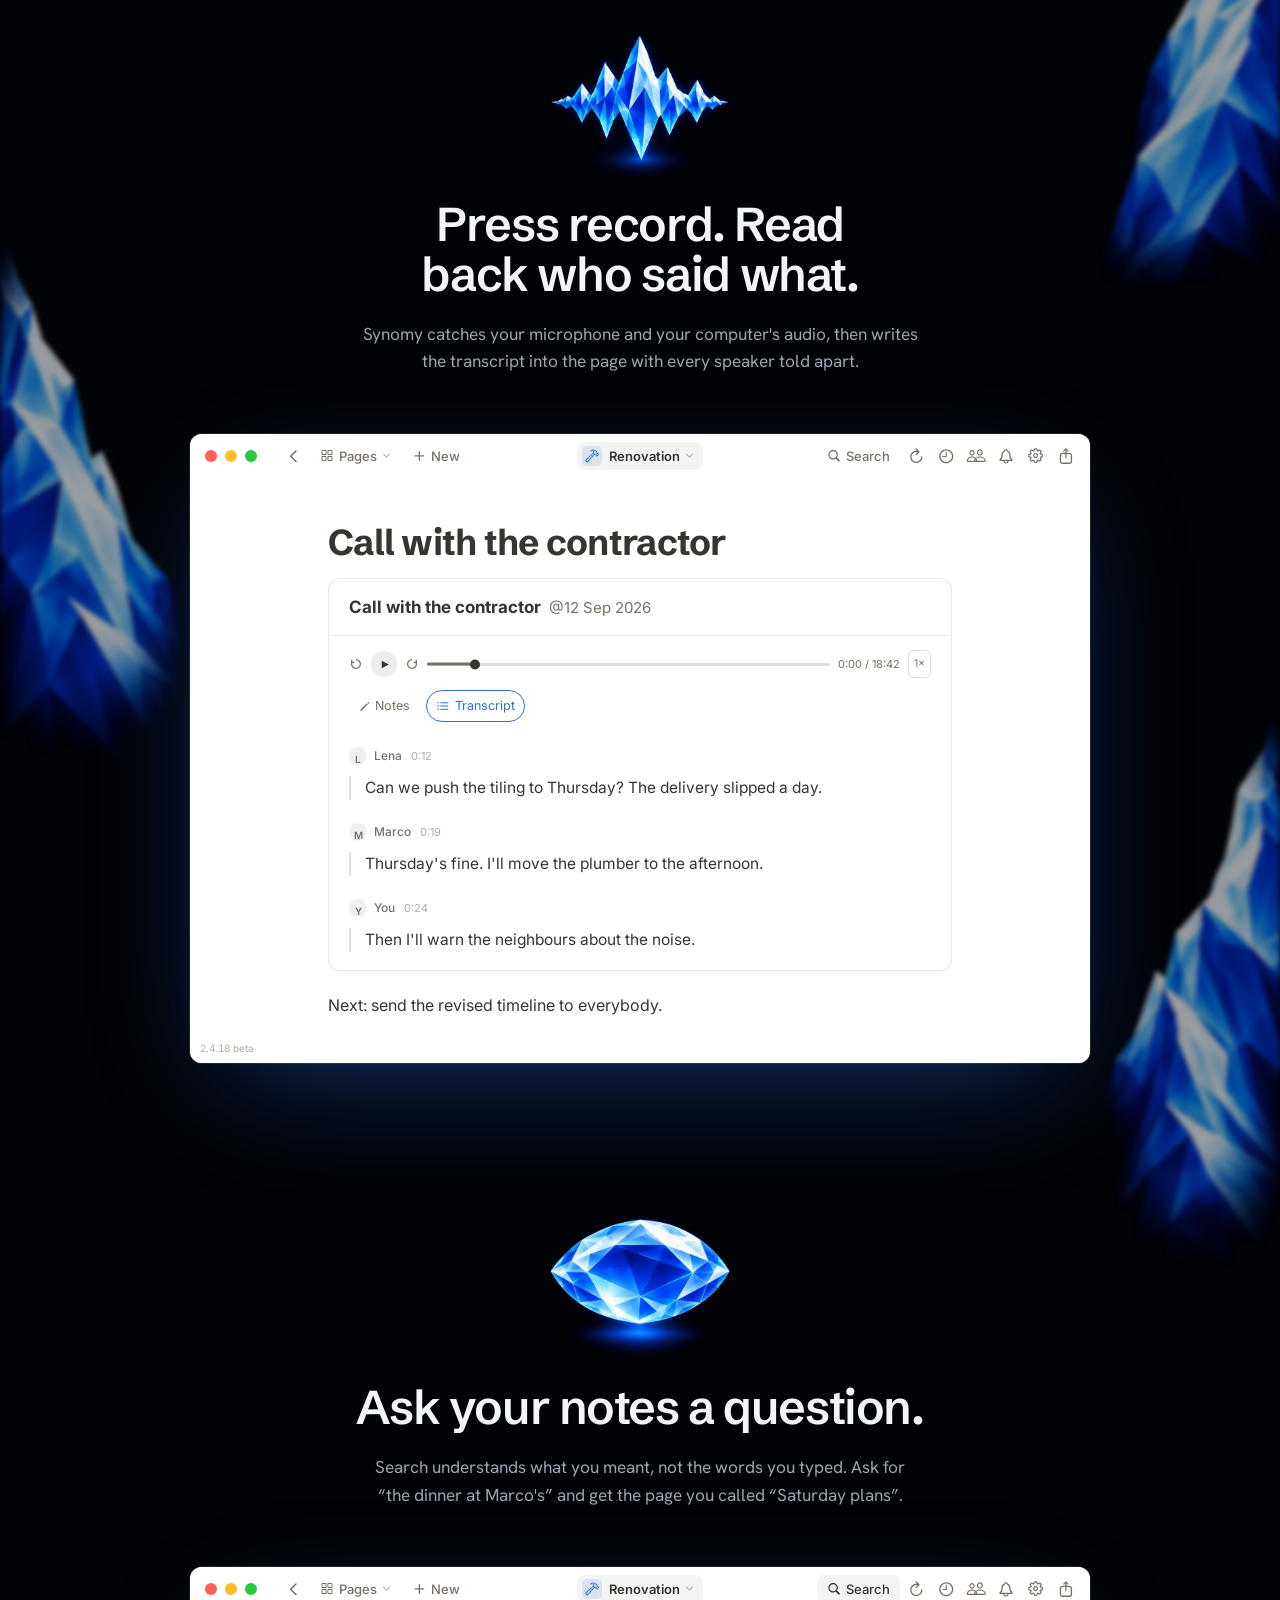
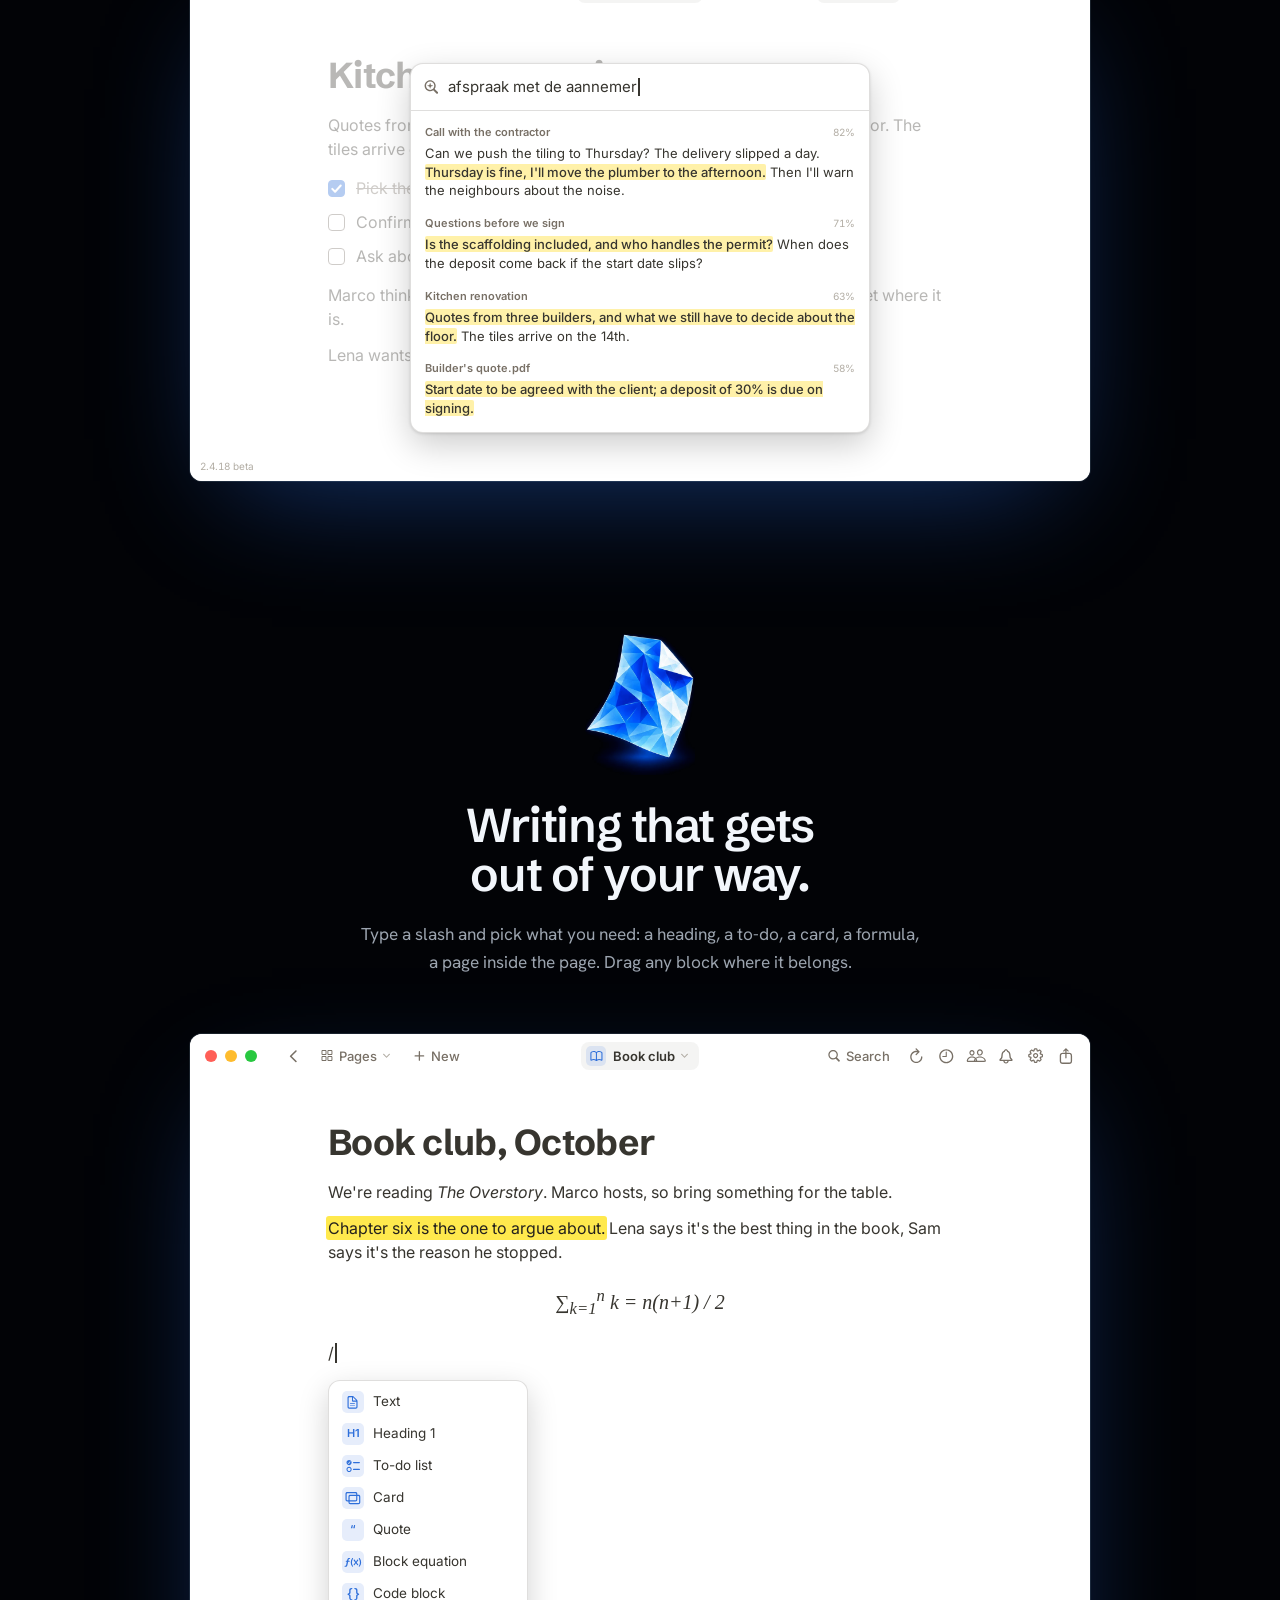
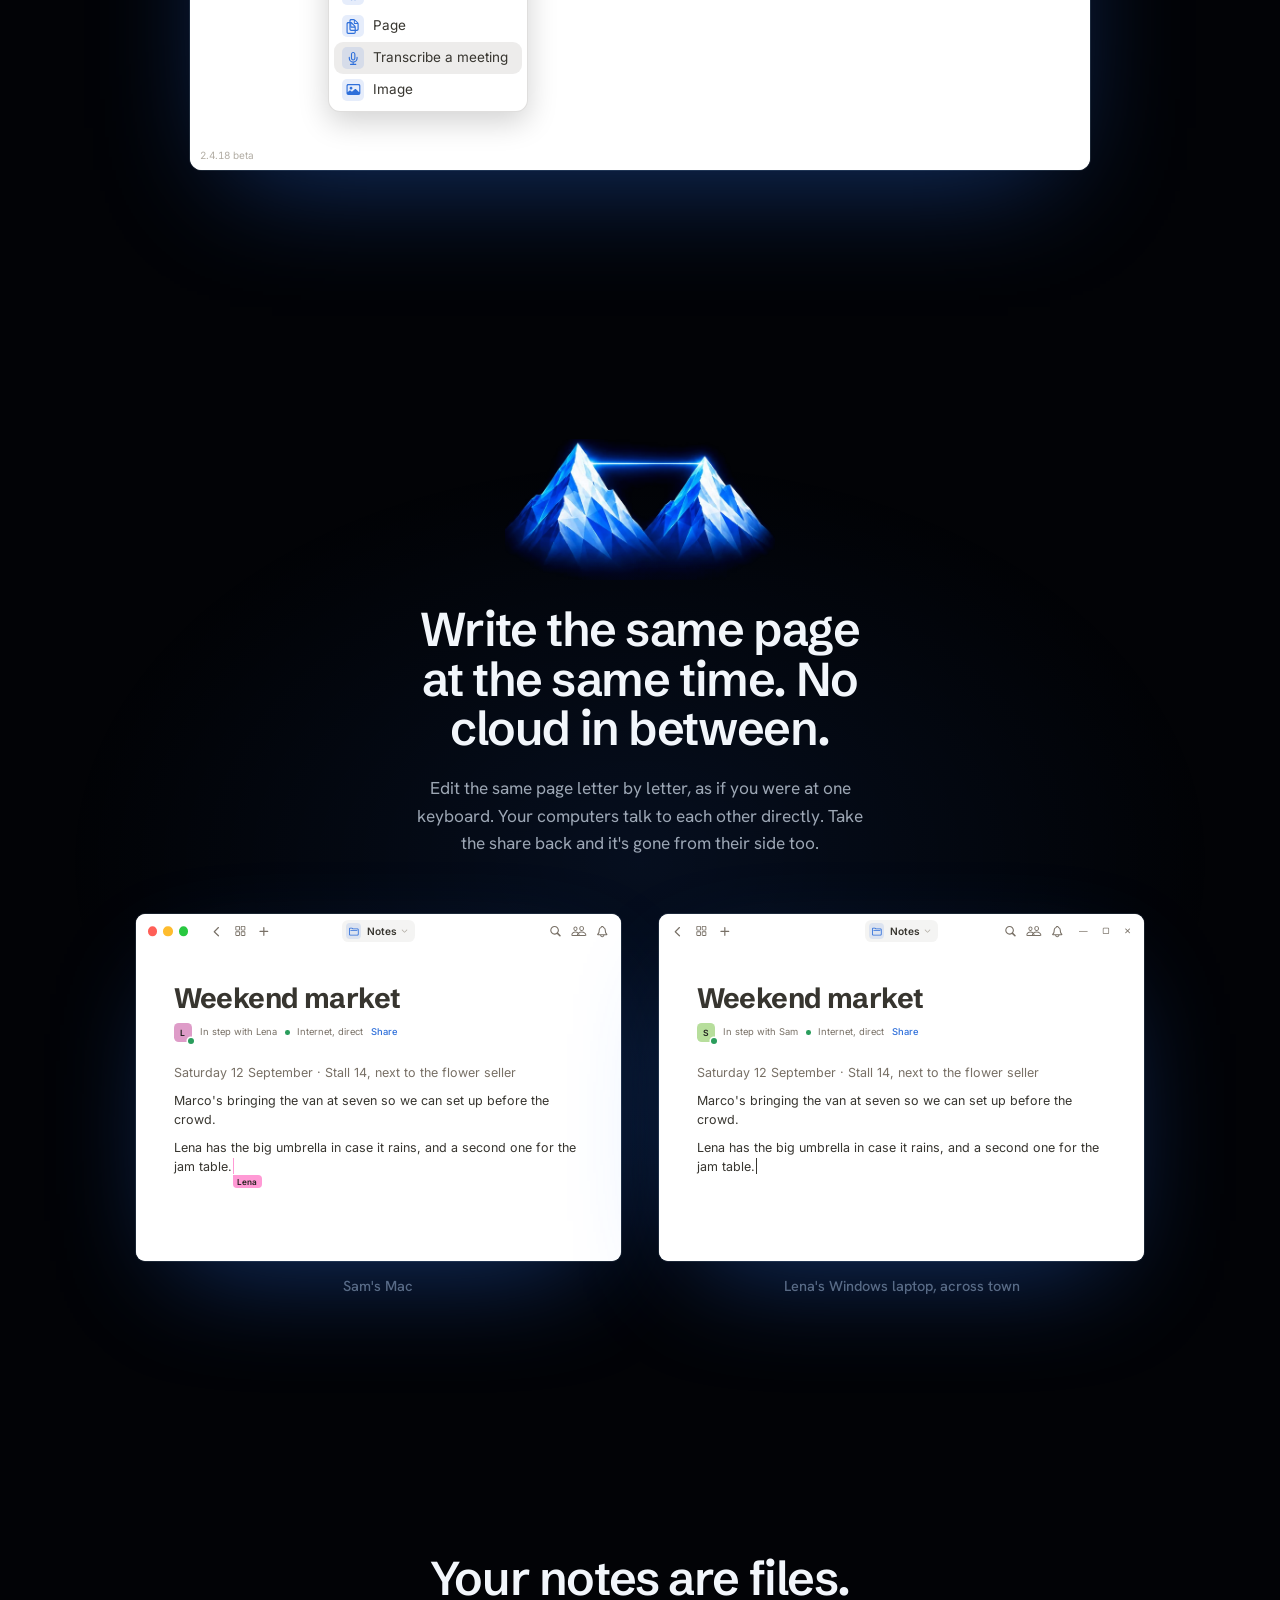
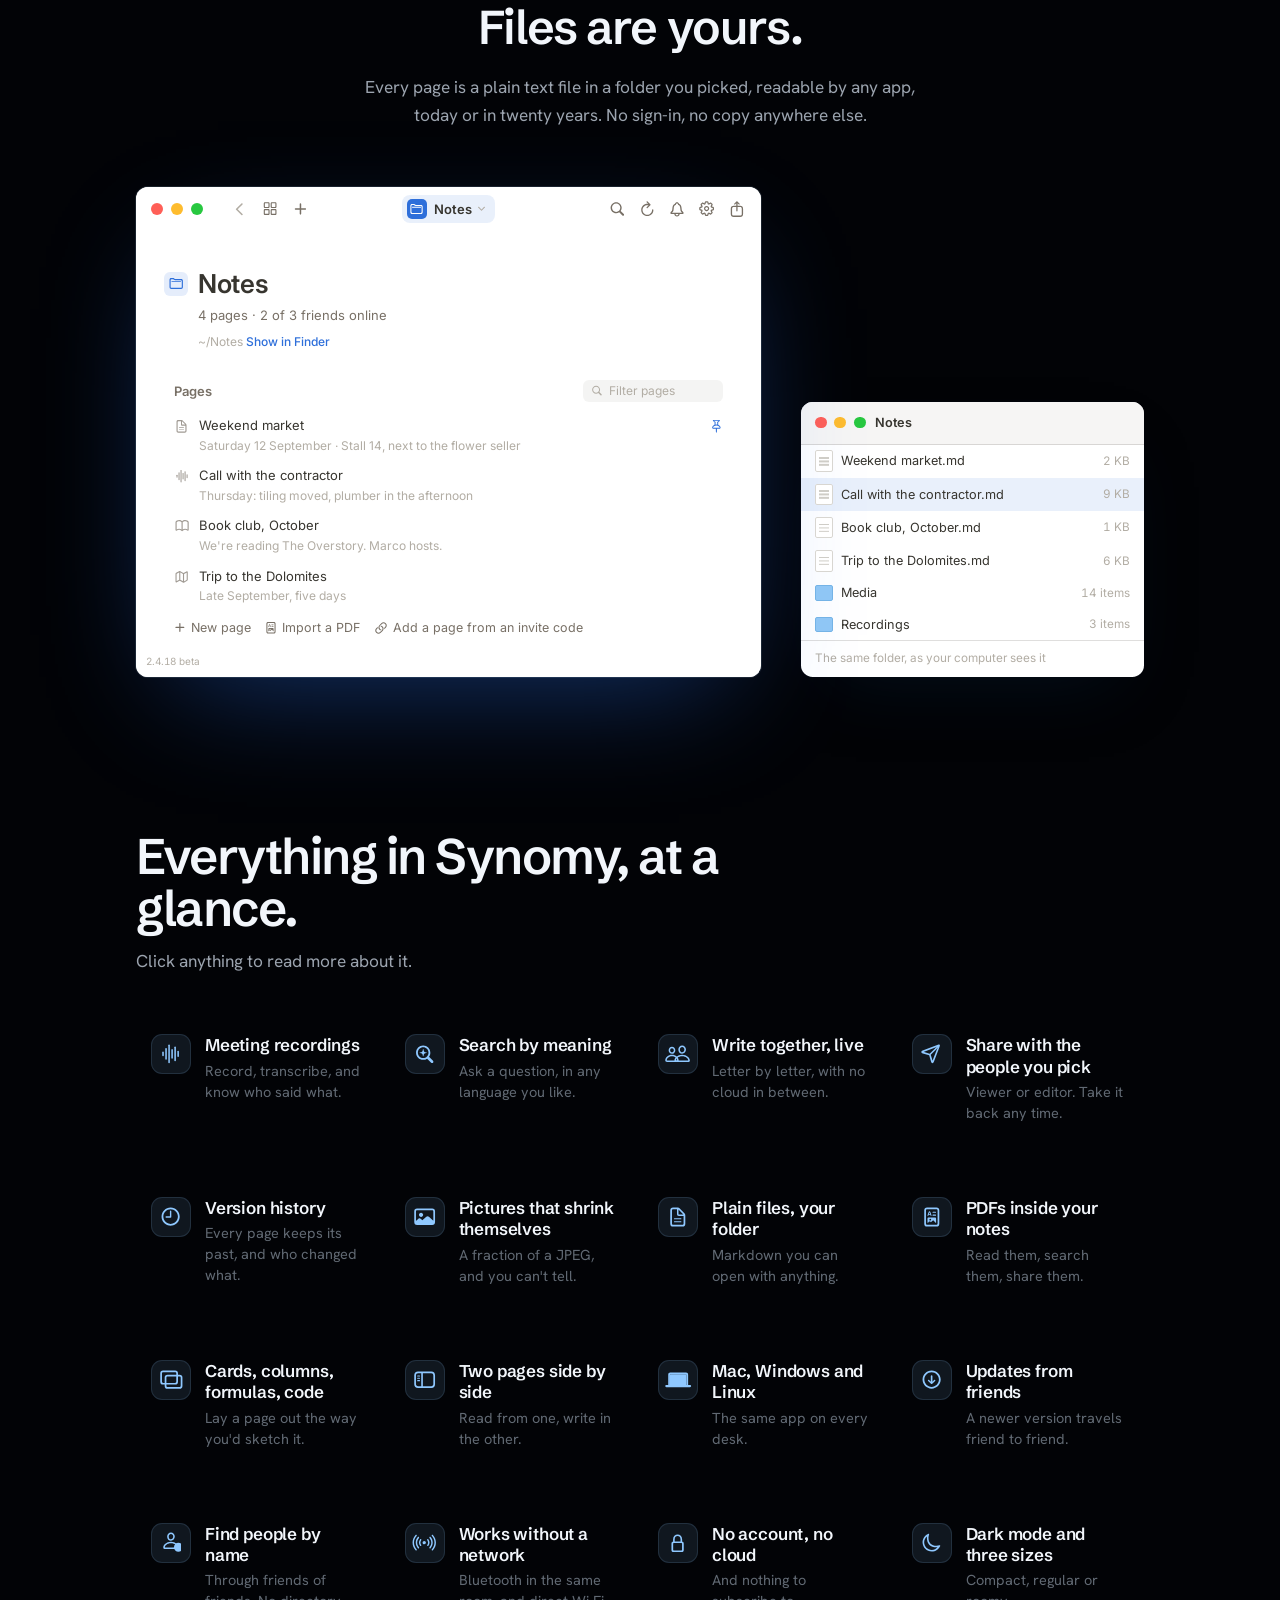
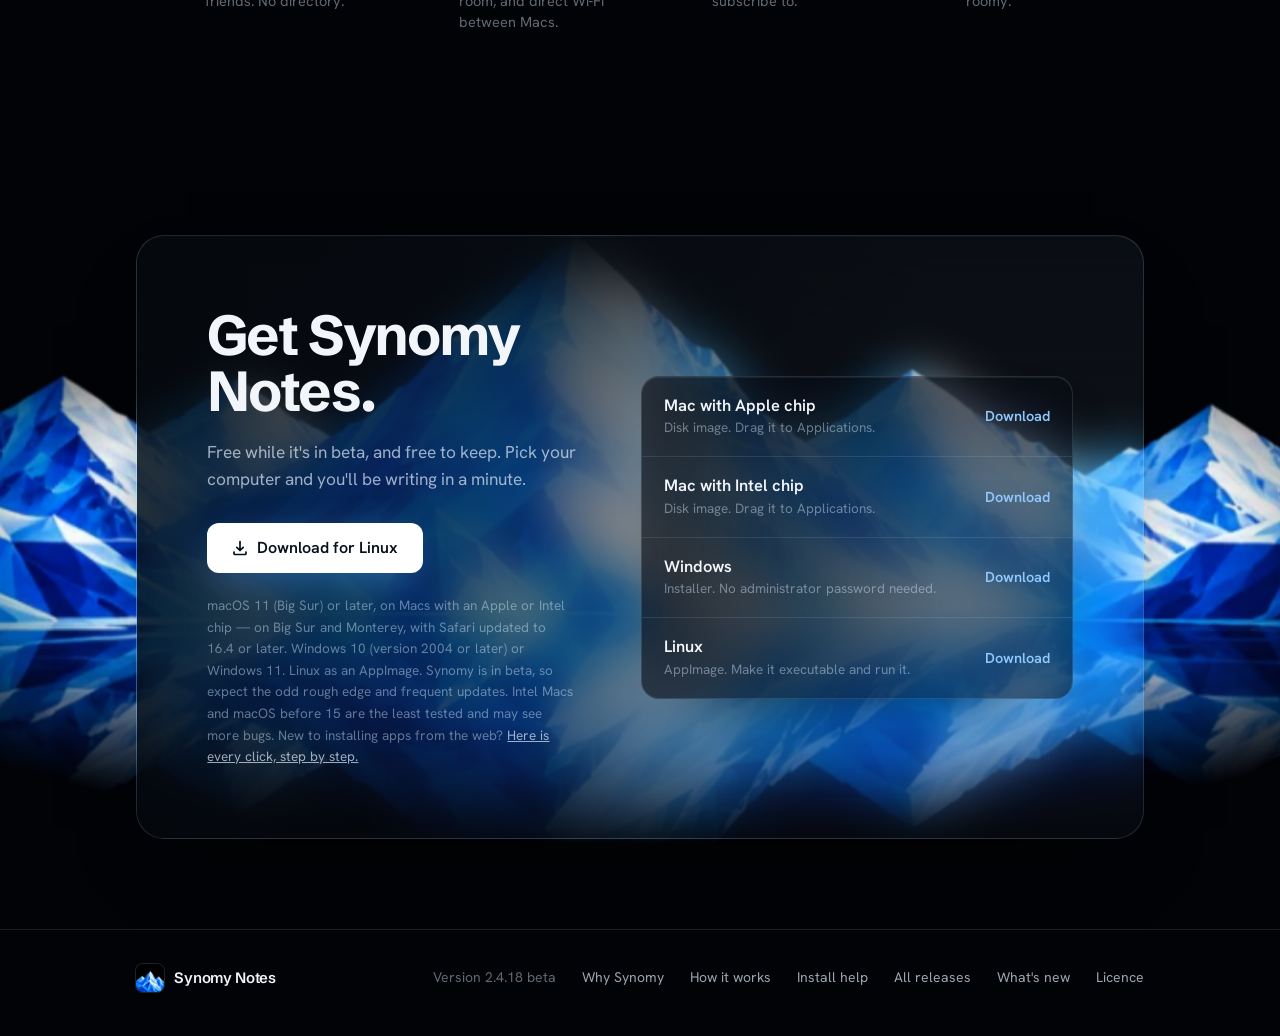
<file: app.html>
<!doctype html>
<html lang="en">
<head>
<meta charset="utf-8">
<meta name="viewport" content="width=device-width, initial-scale=1">
<title>The app: everything Synomy Notes does today</title>
<meta name="description" content="What Synomy Notes does today, on Mac, Windows and Linux: it records and transcribes meetings, searches your notes by meaning, and lets you write a page together with a friend. No account, no cloud, no subscription.">

<meta property="og:title" content="Synomy Notes: the app">
<meta property="og:description" content="Record the meeting. Find it again by what you meant. Write together. Everything on your own computer.">
<meta property="og:image" content="https://larslagauw.github.io/synomy-releases/assets/og.png">
<meta property="og:image:width" content="1200">
<meta property="og:image:height" content="630">
<meta name="twitter:image" content="https://larslagauw.github.io/synomy-releases/assets/og.png">
<meta property="og:type" content="website">
<meta name="twitter:card" content="summary_large_image">
<meta name="theme-color" content="#1a7fd0">

<link rel="icon" href="assets/favicon.png" type="image/png">
<link rel="apple-touch-icon" href="assets/apple-touch-icon.png">

<link rel="preconnect" href="https://fonts.googleapis.com">
<link rel="preconnect" href="https://fonts.gstatic.com" crossorigin>
<link href="https://fonts.googleapis.com/css2?family=Schibsted+Grotesk:wght@500;600;700&family=Hanken+Grotesk:wght@400;500;600&family=Inter:wght@400;500;600;700&display=swap" rel="stylesheet">
<link rel="stylesheet" href="assets/site.css">
<script>document.documentElement.className += ' js';</script>

<style>
/* ---- a plain hero: white, ink type, the window underneath ---- */
.hero.plain { --range-top: clamp(20px, 4vw, 56px); color: var(--ink); padding-top: 150px; }
/* The window stands in front of the range: the summit shows above it, the sea
   of cloud at its sides. */
.hero.plain .range { margin-bottom: calc(min(1600px, 112vw) * -.2); }
@media (max-width: 640px) { .hero.plain { --range-w: 210vw; } .hero.plain .range { margin-bottom: -30vw; } }
.hero.plain .hero-shot { margin-top: 0; }
.hero.plain .hero-h { text-shadow: none; font-size: clamp(36px, 5.4vw, 68px); }
.hero.plain .hero-lede { color: var(--ink-2); text-shadow: none; }
.hero.plain .hero-lede a { color: var(--ink); text-underline-offset: 4px; text-decoration-thickness: 1px; text-decoration-color: rgba(255, 255, 255, .35); }
.hero.plain .hero-lede a:hover { text-decoration-color: currentColor; }
.hero.plain .hero-meta { color: var(--ink-3); }
.hero.plain .btn-text { color: var(--ink-2); text-decoration-color: rgba(255, 255, 255, .3); }
.hero.plain .shot-move { box-shadow: none; }
.hero.plain .shot-fade { display: none; }
/* ---- the hero window: one page, standing still ---- */
.hero .app { --w: 1100; }
.hero .a-desk { min-height: calc(var(--u) * 560); }
.hero .e-cur { display: none; }

/* ---- vignettes that play once when they scroll in ---- */
.type .w { opacity: 0; }
.is-in .type .w { animation: wordin .18s ease-out both; animation-delay: calc(var(--t0) + var(--i) * 70ms); }
@keyframes wordin { to { opacity: 1; } }
@keyframes riseIn { from { opacity: 0; transform: translateY(calc(var(--u) * 6)); } to { opacity: 1; transform: none; } }

/* Meetings: the capsule records, then transcribes, then the words land in the page. */
.meet-vis .a-desk { min-height: calc(var(--u) * 510); }
.meet-vis .m-bar.rec, .meet-vis .m-bar.job { opacity: 0; }
.meet-vis.is-in .m-bar.rec { animation: showhide 5.2s steps(1) .2s both; }
.meet-vis.is-in .m-bar.job { animation: showhide 3.4s steps(1) 5.3s both; }
@keyframes showhide { 0% { opacity: 1; } 99% { opacity: 1; } 100% { opacity: 0; } }
.meet-vis .m-track i { width: 0; }
.meet-vis.is-in .m-track i { animation: fill 3s linear 5.4s both; }
@keyframes fill { to { width: 92%; } }
.meet-vis .e-meet .mb-body { max-height: 0; overflow: hidden; opacity: 0; }
.meet-vis.is-in .e-meet .mb-body { animation: unfold .9s var(--ease) 8.5s both; }
@keyframes unfold { from { max-height: 0; opacity: 0; } to { max-height: calc(var(--u) * 420); opacity: 1; } }
.meet-vis .e-meet .mb-note { color: var(--a-faint); font-size: calc(var(--u) * 13); padding: calc(var(--u) * 14) 0 calc(var(--u) * 4); font-style: italic; overflow: hidden; }
.meet-vis.is-in .e-meet .mb-note { animation: notegone 8.5s steps(1) both; opacity: 0; }
@keyframes notegone { from { opacity: 1; } to { opacity: 0; max-height: 0; padding: 0; } }
.meet-vis .e-meet .tb, .meet-vis .after { opacity: 0; }
.meet-vis.is-in .e-meet .tb { animation: riseIn .5s var(--ease) both; animation-delay: calc(9s + var(--i) * 1.1s); }
.meet-vis.is-in .after { animation: riseIn .5s var(--ease) 12.6s both; }
.meet-vis .e-meet .mh .live { color: var(--a-danger); font-size: calc(var(--u) * 12); font-weight: 600; margin-left: auto; display: inline-flex; align-items: center; gap: calc(var(--u) * 6); }
.meet-vis .e-meet .mh .live::before { content: ""; width: calc(var(--u) * 8); height: calc(var(--u) * 8); border-radius: 50%; background: var(--a-danger); }
.meet-vis.is-in .e-meet .mh .live { animation: showhide 8.4s steps(1) both; }

/* Search: the question is typed, the answers arrive. */
.srch-vis .a-desk { min-height: calc(var(--u) * 470); }
.srch-vis .s-pop { right: auto; left: 50%; transform: translateX(-50%); top: calc(var(--u) * 52); height: auto; max-height: calc(var(--u) * 420); }
.srch-vis .under { opacity: .35; filter: blur(.5px); }
.srch-vis .s-field .c { opacity: 0; }
.srch-vis.is-in .s-field .c { animation: wordin .05s linear both; animation-delay: calc(.5s + var(--i) * 55ms); }
.srch-vis .s-field .cur { width: 2px; height: calc(var(--u) * 18); background: var(--a-text); display: inline-block; margin-left: 1px; animation: blink 1s steps(1) infinite; }
.srch-vis .hit { opacity: 0; }
.srch-vis.is-in .hit { animation: riseIn .5s var(--ease) both; animation-delay: calc(2.4s + var(--i) * .18s); }
.srch-vis .s-status { position: absolute; inset: calc(var(--u) * 46) 0 0; }
.srch-vis.is-in .s-status { animation: gone .01s linear 2.3s both; }
@keyframes gone { to { opacity: 0; } }

/* Writing: the slash menu, and the highlight walking down it. */
.write-vis .a-desk { min-height: calc(var(--u) * 692); }
.write-vis .sl-menu { left: calc(50% - var(--u) * 312); top: calc(var(--u) * 302); opacity: 0; transform: translateY(calc(var(--u) * -4)) scale(.98); transform-origin: 0 0; }
.write-vis.is-in .sl-menu { animation: menuin .4s var(--ease) .7s both; }
@keyframes menuin { to { opacity: 1; transform: none; } }
.write-vis .sl-item { opacity: 0; }
.write-vis.is-in .sl-item { animation: riseIn .3s var(--ease) both; animation-delay: calc(.85s + var(--i) * 40ms); }
.write-vis .sl-hl { position: absolute; left: calc(var(--u) * 5); right: calc(var(--u) * 5); top: calc(var(--u) * 5); height: calc(var(--u) * 32); border-radius: calc(var(--u) * 9); background: var(--a-code-bg); opacity: 0; }
.write-vis.is-in .sl-hl { animation: hlwalk 3.2s var(--ease) 1.5s both; }
@keyframes hlwalk {
  0% { opacity: 0; transform: translateY(0); }
  8% { opacity: 1; transform: translateY(0); }
  30% { transform: translateY(calc(var(--u) * 96)); }
  55% { transform: translateY(calc(var(--u) * 192)); }
  80%, 100% { opacity: 1; transform: translateY(calc(var(--u) * 256)); }
}
.write-vis .sl-item { position: relative; z-index: 1; }

/* Together: two windows, one page, two carets. */
.two { display: grid; grid-template-columns: minmax(0, 1fr) minmax(0, 1fr); gap: clamp(18px, 3vw, 40px); align-items: start; }
.two .vis { container-type: inline-size; }
.two .app { --w: 620; }
.two .a-desk { min-height: calc(var(--u) * 400); }
.two .who { text-align: center; margin-top: 14px; font-size: 14.5px; color: var(--ink-3); font-weight: 500; }
.two .e-caret, .two .e-cur { opacity: 0; }
.two.is-in .e-caret { animation: wordin .2s ease-out both; animation-delay: var(--t0); }
.two.is-in .e-cur { animation: wordin .01s linear var(--t0) both, blink 1s steps(1) calc(var(--t0) + 1.4s) infinite; }

/* Your files: the folder in front of the window. */
.files-vis { display: grid; grid-template-columns: minmax(0, 62fr) minmax(0, 34fr); gap: 4%; align-items: end; }
.files-vis .app { --w: 640; max-width: 100%; }
.files-vis .a-desk { min-height: calc(var(--u) * 430); }
.files-vis .h-cols { grid-template-columns: minmax(0, 1fr); }
.files-vis .a-home { padding: calc(var(--u) * 34) calc(var(--u) * 28) calc(var(--u) * 40); }
.files-vis .h-doing { flex-wrap: wrap; gap: calc(var(--u) * 6) calc(var(--u) * 14); }
.files-vis .h-doing span { white-space: nowrap; }
.files-vis .finder { --u: min(1px, calc(32cqw / 330)); align-self: end; }
.files-vis .finder .fr { opacity: 0; }
.files-vis.is-in .finder .fr { animation: riseIn .4s var(--ease) both; animation-delay: calc(.4s + var(--i) * 70ms); }
.files-vis .finder .fnote { padding: calc(var(--u) * 8) calc(var(--u) * 14) calc(var(--u) * 10); color: var(--a-faint); font-size: calc(var(--u) * 12); border-top: 1px solid var(--a-rule); }

/* Popup visuals */
.bars { display: grid; gap: 10px; margin: 6px 0 0; }
.bars .b { display: grid; grid-template-columns: 110px 1fr 90px; align-items: center; gap: 12px; font-size: 14.5px; }
.bars .b i { display: block; height: 22px; border-radius: 6px; background: var(--sky-200); width: var(--p); transition: width 1.2s var(--ease); }
.bars .b.best i { background: var(--sky-700); }
.bars .b span:last-child { color: var(--ink-3); font-variant-numeric: tabular-nums; text-align: right; }
.bars .b span:first-child { color: var(--ink); font-weight: 500; }
.pop .app { --w: 620; }
.pop .vis { container-type: inline-size; }
.pop .a-desk { min-height: calc(var(--u) * 300); }

@media (max-width: 640px) {
  .two { grid-template-columns: minmax(0, 1fr); }
  .files-vis { grid-template-columns: minmax(0, 1fr); gap: 18px; }
  .files-vis .finder { --u: min(1px, calc(100cqw / 340)); }
  .bars .b { grid-template-columns: 80px 1fr 70px; }
  .write-vis .sl-menu { left: calc(50% - var(--u) * 300); }
}
@media (prefers-reduced-motion: reduce) {
  .js .hero .s-pop, .js .hero .a-chip.srch, .js .hero .s-field .c, .js .hero .hit, .js .hero .s-status { animation: none; }
  .hero .s-pop, .hero .s-field .c, .hero .hit { opacity: 1; transform: none; }
  .hero .s-status { display: none; }
  .type .w, .meet-vis .m-bar.job, .meet-vis .e-meet .mb-body, .meet-vis .e-meet .tb, .meet-vis .e-meet .mt, .meet-vis .e-meet .mp, .meet-vis .after,
  .srch-vis .s-field .c, .srch-vis .hit, .write-vis .sl-menu, .write-vis .sl-item, .two .e-caret, .two .e-cur, .files-vis .finder .fr { opacity: 1 !important; animation: none !important; transform: none !important; }
  .meet-vis .m-bar.rec, .srch-vis .s-status, .write-vis .sl-hl, .meet-vis .e-meet .mh .live, .meet-vis .e-meet .mb-note { display: none; }
  .meet-vis .e-meet .mb-body { max-height: none !important; }
  .m-meter i.live, .m-rec::before, .m-spin { animation: none; }
}
</style>
</head>
<body>
<div class="edges" aria-hidden="true"></div>

<header class="bar ink" id="bar">
  <div class="bar-in">
    <a class="mark" href="#top">
      <img src="assets/icon.png" alt="" width="28" height="28">
      <span>Synomy Notes</span>
    </a>
    <nav class="nav" aria-label="Pages">
      <a href="index.html">Why Synomy</a>
      <a class="here" href="app.html">The app</a>
      <a href="how.html">How it works</a>
      <a href="install.html">Install</a>
    </nav>
    <div class="bar-sp"></div>
    <span class="ver" data-version>2.4.18 beta</span>
    <a class="btn btn-sm btn-bar" id="cta-bar" href="https://github.com/LarsLagauw/synomy-releases/releases/latest">Download</a>
  </div>
</header>

<main id="top">

  <!-- ============================================================ Hero -->
  <section class="hero plain" id="hero" data-loop>
    <div class="sky" aria-hidden="true"></div>
    <div class="sky-tint" aria-hidden="true"></div>
    <div class="hero-in wrap">
      <h1 class="hero-h">
        <span>Everything it does today.</span>
      </h1>
      <p class="hero-lede">
        Notes, meetings, search and writing together, on your own computer. This page is the tour. <a href="index.html">Why it exists</a> is the other one.
      </p>
      <div class="hero-cta">
        <a class="btn btn-ink" id="cta-main" href="https://github.com/LarsLagauw/synomy-releases/releases/latest">
          <svg viewBox="0 0 16 16" fill="none" stroke="currentColor" stroke-width="1.7" stroke-linecap="round" stroke-linejoin="round" aria-hidden="true"><path d="M8 1.5v9m0 0 3.2-3.2M8 10.5 4.8 7.3M2 12v1.5a1 1 0 0 0 1 1h10a1 1 0 0 0 1-1V12"/></svg>
          <span id="cta-main-label">Download the latest version</span>
        </a>
        <a class="btn-text" href="#download">Also for Windows and Linux</a>
      </div>
      <span class="hero-meta" id="cta-note">Free while in beta · Mac, Windows and Linux</span>
    </div>
    <img class="scene range" src="assets/range-clouds.webp" alt="" width="988" height="275">

    <div class="hero-shot">
      <div class="shot-move">
        <div class="app" aria-hidden="true">
          <div class="a-bar">
            <span class="a-tl"><i></i><i></i><i></i></span>
            <div class="a-left">
              <span class="a-chip ico"><i data-g="chevron.backward"></i></span>
              <span class="a-chip"><i data-g="square.grid.2x2"></i>Pages<i class="hint" data-g="chevron.down"></i></span>
              <span class="a-chip"><i data-g="plus"></i>New</span>
            </div>
            <div class="a-centre"><span class="a-proj"><i class="pg" data-g="folder"></i>Notes<i class="hint" data-g="chevron.down"></i></span></div>
            <div class="a-right">
              <span class="a-chip"><i data-g="magnifyingglass"></i>Search</span>
              <span class="a-chip ico"><i data-g="arrow.clockwise"></i></span>
              <span class="a-chip ico"><i data-g="clock"></i></span>
              <span class="a-chip ico"><i data-g="person.2"></i></span>
              <span class="a-chip ico"><i data-g="bell"></i><span class="a-badge">1</span></span>
              <span class="a-chip ico"><i data-g="gearshape"></i></span>
              <span class="a-chip ico"><i data-g="square.and.arrow.up"></i></span>
            </div>
          </div>
          <div class="a-desk">
            <div class="e-page">
              <h1 class="e-title">Weekend market</h1>
              <div class="e-byline">
                <span class="e-faces"><span class="e-face on" style="--hue:320">L</span></span>
                <span>In step with Lena</span><span class="dot"></span><span>Local network</span><span class="word">Share</span>
              </div>
              <p class="e-p sec">Saturday 12 September · Stall 14, next to the flower seller</p>
              <ul class="e-todo">
                <li class="on">Book the stall</li>
                <li class="on">Order 40 jars from Lena</li>
                <li>Print the price cards</li>
                <li>Borrow Sam's folding tables</li>
              </ul>
              <div class="e-card blue"><div class="t">Bring more change for the float this time.</div><p>Last spring we ran out before eleven.</p></div>
              <div class="e-cols">
                <div>
                  <h3 class="e-h3">Prices</h3>
                  <ul class="e-ul"><li>Plum jam, 350 g · € 6</li><li>Honey, 500 g · € 8</li><li>Sourdough loaf · € 4</li><li>Three for € 15</li></ul>
                </div>
                <div>
                  <h3 class="e-h3">Who's coming</h3>
                  <ul class="e-ul"><li>Lena, from eight</li><li>Marco, with the van</li><li>Sam, after football</li></ul>
                </div>
              </div>
              <p class="e-p">Open questions are in</p>
              <div class="e-badge"><div class="t"><i data-g="doc.text"></i>Questions before we sign</div><div class="d">Scaffolding, the permit, the deposit</div></div>
            </div>

          </div>
          <span class="a-ver" data-version>2.4.18 beta</span>
        </div>
      </div>
      <div class="shot-fade" aria-hidden="true"></div>
    </div>
  </section>
  <div class="hero-tail"></div>

  <!-- ============================================================ Meetings -->
  <section class="sec" id="meetings">
    <div class="wrap stack">
      <div class="txt">
        <img class="emblem rv" src="assets/obj-wave.webp" alt="" width="526" height="418">
        <h2 class="rv">Press record. Read back who said what.</h2>
        <p class="rv" style="--d:80ms">Synomy catches your microphone and your computer's audio, then writes the transcript into the page with every speaker told apart.</p>
      </div>
      <div class="vis rv meet-vis" style="--d:120ms" data-vig data-loop>
        <div class="app" style="--w:900" aria-hidden="true">
          <div class="a-bar">
            <span class="a-tl"><i></i><i></i><i></i></span>
            <div class="a-left"><span class="a-chip ico"><i data-g="chevron.backward"></i></span><span class="a-chip"><i data-g="square.grid.2x2"></i>Pages<i class="hint" data-g="chevron.down"></i></span><span class="a-chip"><i data-g="plus"></i>New</span></div>
            <div class="a-centre"><span class="a-proj"><i class="pg" data-g="hammer"></i>Renovation<i class="hint" data-g="chevron.down"></i></span></div>
            <div class="a-right"><span class="a-chip"><i data-g="magnifyingglass"></i>Search</span><span class="a-chip ico"><i data-g="arrow.clockwise"></i></span><span class="a-chip ico"><i data-g="clock"></i></span><span class="a-chip ico"><i data-g="person.2"></i></span><span class="a-chip ico"><i data-g="bell"></i></span><span class="a-chip ico"><i data-g="gearshape"></i></span><span class="a-chip ico"><i data-g="square.and.arrow.up"></i></span></div>
          </div>
          <div class="a-desk">
            <div class="e-page">
              <h1 class="e-title">Call with the contractor</h1>
              <div class="e-meet">
                <div class="mh"><b>Call with the contractor</b><span>@12 Sep 2026</span><span class="live">Recording</span></div>
                <div class="mb-note">Recording. The transcript appears here when you stop.</div>
                <div class="mb-body">
                <div class="mp">
                  <svg class="skip" viewBox="0 0 16 16" fill="none" stroke="currentColor" stroke-width="1.4"><path d="M8 3a5 5 0 1 1-4.6 3M3 3v3.2h3.2"/></svg>
                  <span class="play"><svg viewBox="0 0 16 16"><path d="M4 2.5v11l10-5.5z" fill="currentColor"/></svg></span>
                  <svg class="skip" viewBox="0 0 16 16" fill="none" stroke="currentColor" stroke-width="1.4"><path d="M8 3a5 5 0 1 0 4.6 3M13 3v3.2H9.8"/></svg>
                  <span class="seek"><i style="--p:12%"></i></span>
                  <span>0:00 / 18:42</span>
                  <span class="rate">1×</span>
                </div>
                <div class="mt"><span class="tab"><i data-g="pencil"></i>Notes</span><span class="tab on"><i data-g="list.bullet"></i>Transcript</span></div>
                <div class="tb" style="--i:0"><div class="th"><span class="av">L</span><span class="nm">Lena</span><span class="ts">0:12</span></div><p>Can we push the tiling to Thursday? The delivery slipped a day.</p></div>
                <div class="tb" style="--i:1"><div class="th"><span class="av">M</span><span class="nm">Marco</span><span class="ts">0:19</span></div><p>Thursday's fine. I'll move the plumber to the afternoon.</p></div>
                <div class="tb" style="--i:2"><div class="th"><span class="av">Y</span><span class="nm">You</span><span class="ts">0:24</span></div><p>Then I'll warn the neighbours about the noise.</p></div>
                </div>
              </div>
              <p class="e-p after">Next: send the revised timeline to everybody.</p>
            </div>

            <div class="m-bar rec">
              <span class="m-rec"></span>
              <span class="m-clock" data-clock="18:37">18:37</span>
              <span class="m-meter"><i class="live" style="--i:0;--h:50%"></i><i class="live" style="--i:1;--h:90%"></i><i class="live" style="--i:2;--h:40%"></i><i class="live" style="--i:3;--h:75%"></i><i class="live" style="--i:4;--h:100%"></i><i class="live" style="--i:5;--h:55%"></i><i class="live" style="--i:6;--h:85%"></i><i class="live" style="--i:7;--h:35%"></i><i class="live" style="--i:8;--h:70%"></i><i class="live" style="--i:9;--h:95%"></i><i class="live" style="--i:10;--h:45%"></i><i class="live" style="--i:11;--h:80%"></i><i class="live" style="--i:12;--h:60%"></i><i class="live" style="--i:13;--h:90%"></i><i class="live" style="--i:14;--h:50%"></i><i class="live" style="--i:15;--h:70%"></i></span>
              <span class="m-lines"><span class="m-into"><i data-g="waveform"></i><span>Call with the contractor</span></span><span class="m-sub">Microphone and this Mac's audio</span></span>
              <span class="m-gap"></span>
              <span class="m-btn danger"><span class="sq"></span>Stop</span>
            </div>
            <div class="m-bar job">
              <span class="m-spin"></span>
              <span class="m-lines"><span class="m-into"><i data-g="waveform"></i><span>Transcribing · Call with the contractor</span></span><span class="m-sub">On this computer · 18 minutes of audio</span></span>
              <span class="m-track"><i></i></span>
              <span class="m-gap"></span>
              <span class="m-btn quiet">Cancel</span>
            </div>
          </div>
          <span class="a-ver" data-version>2.4.18 beta</span>
        </div>
      </div>
    </div>
  </section>

  <!-- ============================================================ Search -->
  <section class="sec" id="search">
    <div class="wrap stack">
      <div class="txt">
        <img class="emblem rv" src="assets/obj-lens.webp" alt="" width="957" height="740">
        <h2 class="rv">Ask your notes a question.</h2>
        <p class="rv" style="--d:80ms">Search understands what you meant, not the words you typed. Ask for “the dinner at Marco's” and get the page you called “Saturday plans”.</p>
      </div>
      <div class="vis rv srch-vis" style="--d:120ms" data-vig>
        <div class="app" style="--w:900" aria-hidden="true">
          <div class="a-bar">
            <span class="a-tl"><i></i><i></i><i></i></span>
            <div class="a-left"><span class="a-chip ico"><i data-g="chevron.backward"></i></span><span class="a-chip"><i data-g="square.grid.2x2"></i>Pages<i class="hint" data-g="chevron.down"></i></span><span class="a-chip"><i data-g="plus"></i>New</span></div>
            <div class="a-centre"><span class="a-proj"><i class="pg" data-g="hammer"></i>Renovation<i class="hint" data-g="chevron.down"></i></span></div>
            <div class="a-right"><span class="a-chip on"><i data-g="magnifyingglass"></i>Search</span><span class="a-chip ico"><i data-g="arrow.clockwise"></i></span><span class="a-chip ico"><i data-g="clock"></i></span><span class="a-chip ico"><i data-g="person.2"></i></span><span class="a-chip ico"><i data-g="bell"></i></span><span class="a-chip ico"><i data-g="gearshape"></i></span><span class="a-chip ico"><i data-g="square.and.arrow.up"></i></span></div>
          </div>
          <div class="a-desk">
            <div class="e-page under">
              <h1 class="e-title">Kitchen renovation</h1>
              <p class="e-p">Quotes from three builders, and what we still have to decide about the floor. The tiles arrive on the 14th.</p>
              <ul class="e-todo"><li class="on">Pick the tiles</li><li>Confirm the plumber</li><li>Ask about the permit</li></ul>
              <p class="e-p">Marco thinks the island can wait until spring, which would keep the budget where it is.</p>
              <p class="e-p">Lena wants the sink under the window. So do I.</p>
            </div>
            <div class="a-pop s-pop">
              <div class="s-head"><i data-g="sparkle.magnifyingglass"></i><span class="s-field"><span data-chars>afspraak met de aannemer</span><span class="cur"></span></span></div>
              <div class="s-body">
                <div class="s-status">1,284 sentences indexed</div>
                <div class="hit" style="--i:0"><div class="hit-top"><span class="hit-page">Call with the contractor</span><span class="hit-score">82%</span></div><div class="hit-text">Can we push the tiling to Thursday? The delivery slipped a day. <mark>Thursday is fine, I'll move the plumber to the afternoon.</mark> Then I'll warn the neighbours about the noise.</div></div>
                <div class="hit" style="--i:1"><div class="hit-top"><span class="hit-page">Questions before we sign</span><span class="hit-score">71%</span></div><div class="hit-text"><mark>Is the scaffolding included, and who handles the permit?</mark> When does the deposit come back if the start date slips?</div></div>
                <div class="hit" style="--i:2"><div class="hit-top"><span class="hit-page">Kitchen renovation</span><span class="hit-score">63%</span></div><div class="hit-text"><mark>Quotes from three builders, and what we still have to decide about the floor.</mark> The tiles arrive on the 14th.</div></div>
                <div class="hit" style="--i:3"><div class="hit-top"><span class="hit-page">Builder's quote.pdf</span><span class="hit-score">58%</span></div><div class="hit-text"><mark>Start date to be agreed with the client; a deposit of 30% is due on signing.</mark></div></div>
              </div>
            </div>
          </div>
          <span class="a-ver" data-version>2.4.18 beta</span>
        </div>
      </div>
    </div>
  </section>

  <!-- ============================================================ Writing -->
  <section class="sec" id="writing">
    <div class="wrap stack">
      <div class="txt">
        <img class="emblem rv" src="assets/obj-page.webp" alt="" width="384" height="490">
        <h2 class="rv">Writing that gets out of your way.</h2>
        <p class="rv" style="--d:80ms">Type a slash and pick what you need: a heading, a to-do, a card, a formula, a page inside the page. Drag any block where it belongs.</p>
      </div>
      <div class="vis rv write-vis" style="--d:120ms" data-vig>
        <div class="app" style="--w:900" aria-hidden="true">
          <div class="a-bar">
            <span class="a-tl"><i></i><i></i><i></i></span>
            <div class="a-left"><span class="a-chip ico"><i data-g="chevron.backward"></i></span><span class="a-chip"><i data-g="square.grid.2x2"></i>Pages<i class="hint" data-g="chevron.down"></i></span><span class="a-chip"><i data-g="plus"></i>New</span></div>
            <div class="a-centre"><span class="a-proj"><i class="pg" data-g="book"></i>Book club<i class="hint" data-g="chevron.down"></i></span></div>
            <div class="a-right"><span class="a-chip"><i data-g="magnifyingglass"></i>Search</span><span class="a-chip ico"><i data-g="arrow.clockwise"></i></span><span class="a-chip ico"><i data-g="clock"></i></span><span class="a-chip ico"><i data-g="person.2"></i></span><span class="a-chip ico"><i data-g="bell"></i></span><span class="a-chip ico"><i data-g="gearshape"></i></span><span class="a-chip ico"><i data-g="square.and.arrow.up"></i></span></div>
          </div>
          <div class="a-desk">
            <div class="e-page">
              <h1 class="e-title">Book club, October</h1>
              <p class="e-p">We're reading <i>The Overstory</i>. Marco hosts, so bring something for the table.</p>
              <p class="e-p"><span class="e-hl">Chapter six is the one to argue about.</span> Lena says it's the best thing in the book, Sam says it's the reason he stopped.</p>
              <div class="e-math">∑<sub>k=1</sub><sup>n</sup> k = n(n+1) / 2</div>
              <p class="e-p">/<span class="e-cur"></span></p>
            </div>
            <div class="sl-menu">
              <div class="sl-hl"></div>
              <div class="sl-item" style="--i:0"><span class="gl"><i data-g="doc.text"></i></span>Text</div>
              <div class="sl-item" style="--i:1"><span class="gl">H1</span>Heading 1</div>
              <div class="sl-item" style="--i:2"><span class="gl"><i data-g="checklist"></i></span>To-do list</div>
              <div class="sl-item" style="--i:3"><span class="gl"><i data-g="rectangle.on.rectangle"></i></span>Card</div>
              <div class="sl-item" style="--i:4"><span class="gl">“</span>Quote</div>
              <div class="sl-item" style="--i:5"><span class="gl"><i data-g="function"></i></span>Block equation</div>
              <div class="sl-item" style="--i:6"><span class="gl"><i data-g="curlybraces"></i></span>Code block</div>
              <div class="sl-item" style="--i:7"><span class="gl"><i data-g="doc.on.doc"></i></span>Page</div>
              <div class="sl-item" style="--i:8"><span class="gl"><i data-g="mic"></i></span>Transcribe a meeting</div>
              <div class="sl-item" style="--i:9"><span class="gl"><i data-g="photo"></i></span>Image</div>
            </div>
          </div>
          <span class="a-ver" data-version>2.4.18 beta</span>
        </div>
      </div>
    </div>
  </section>

  <!-- ============================================================ Together -->
  <section class="band" id="together">
    <div class="wrap">
      <div class="txt centre" style="margin:0 auto 56px;max-width:64ch">
        <img class="emblem rv" src="assets/obj-peaks.webp" alt="" width="582" height="303">
        <h2 class="rv" style="max-width:24ch">Write the same page at the same time. No cloud in between.</h2>
        <p class="rv" style="--d:80ms">Edit the same page letter by letter, as if you were at one keyboard. Your computers talk to each other directly. Take the share back and it's gone from their side too.</p>
      </div>
      <div class="two rv" style="--d:120ms" data-vig>
        <div>
          <div class="vis">
          <div class="app" aria-hidden="true">
            <div class="a-bar">
              <span class="a-tl"><i></i><i></i><i></i></span>
              <div class="a-left"><span class="a-chip ico"><i data-g="chevron.backward"></i></span><span class="a-chip ico"><i data-g="square.grid.2x2"></i></span><span class="a-chip ico"><i data-g="plus"></i></span></div>
              <div class="a-centre"><span class="a-proj"><i class="pg" data-g="folder"></i>Notes<i class="hint" data-g="chevron.down"></i></span></div>
              <div class="a-right"><span class="a-chip ico"><i data-g="magnifyingglass"></i></span><span class="a-chip ico"><i data-g="person.2"></i></span><span class="a-chip ico"><i data-g="bell"></i></span></div>
            </div>
            <div class="a-desk">
              <div class="e-page">
                <h1 class="e-title">Weekend market</h1>
                <div class="e-byline"><span class="e-faces"><span class="e-face on" style="--hue:320">L</span></span><span>In step with Lena</span><span class="dot"></span><span>Internet, direct</span><span class="word">Share</span></div>
                <p class="e-p sec">Saturday 12 September · Stall 14, next to the flower seller</p>
                <p class="e-p">Marco's bringing the van at seven so we can set up before the crowd.</p>
                <p class="e-p"><span class="type" style="--t0:.6s" data-type>Lena has the big umbrella in case it rains, and a second one for the jam table.</span><span class="e-caret" data-n="Lena" style="--c:#ff9ad5;--t0:.6s"></span></p>
              </div>
            </div>
          </div>
          </div>
          <div class="who">Sam's Mac</div>
        </div>
        <div>
          <div class="vis">
          <div class="app win" aria-hidden="true">
            <div class="a-bar">
              <div class="a-left"><span class="a-chip ico"><i data-g="chevron.backward"></i></span><span class="a-chip ico"><i data-g="square.grid.2x2"></i></span><span class="a-chip ico"><i data-g="plus"></i></span></div>
              <div class="a-centre"><span class="a-proj"><i class="pg" data-g="folder"></i>Notes<i class="hint" data-g="chevron.down"></i></span></div>
              <div class="a-right"><span class="a-chip ico"><i data-g="magnifyingglass"></i></span><span class="a-chip ico"><i data-g="person.2"></i></span><span class="a-chip ico"><i data-g="bell"></i></span><span class="a-caps"><span>—</span><span>▢</span><span>✕</span></span></div>
            </div>
            <div class="a-desk">
              <div class="e-page">
                <h1 class="e-title">Weekend market</h1>
                <div class="e-byline"><span class="e-faces"><span class="e-face on" style="--hue:95">S</span></span><span>In step with Sam</span><span class="dot"></span><span>Internet, direct</span><span class="word">Share</span></div>
                <p class="e-p sec">Saturday 12 September · Stall 14, next to the flower seller</p>
                <p class="e-p">Marco's bringing the van at seven so we can set up before the crowd.</p>
                <p class="e-p"><span class="type" style="--t0:.6s" data-type>Lena has the big umbrella in case it rains, and a second one for the jam table.</span><span class="e-cur" style="--t0:.6s"></span></p>
              </div>
            </div>
          </div>
          </div>
          <div class="who">Lena's Windows laptop, across town</div>
        </div>
      </div>
    </div>
  </section>

  <!-- ============================================================ Your files -->
  <section class="sec" id="yours">
    <div class="wrap stack">
      <div class="txt">
        <h2 class="rv">Your notes are files. Files are yours.</h2>
        <p class="rv" style="--d:80ms">Every page is a plain text file in a folder you picked, readable by any app, today or in twenty years. No sign-in, no copy anywhere else.</p>
      </div>
      <div class="vis rv files-vis" style="--d:120ms" data-vig>
        <div class="app" aria-hidden="true">
          <div class="a-bar">
            <span class="a-tl"><i></i><i></i><i></i></span>
            <div class="a-left"><span class="a-chip ico dis"><i data-g="chevron.backward"></i></span><span class="a-chip ico"><i data-g="square.grid.2x2"></i></span><span class="a-chip ico"><i data-g="plus"></i></span></div>
            <div class="a-centre"><span class="a-proj on"><i class="pg" data-g="folder"></i>Notes<i class="hint" data-g="chevron.down"></i></span></div>
            <div class="a-right"><span class="a-chip ico"><i data-g="magnifyingglass"></i></span><span class="a-chip ico"><i data-g="arrow.clockwise"></i></span><span class="a-chip ico"><i data-g="bell"></i></span><span class="a-chip ico"><i data-g="gearshape"></i></span><span class="a-chip ico"><i data-g="square.and.arrow.up"></i></span></div>
          </div>
          <div class="a-desk">
            <div class="a-home"><div class="h-wrap">
              <div class="h-title"><span class="h-icon"><i data-g="folder"></i></span><h1>Notes</h1></div>
              <div class="h-sub">4 pages · 2 of 3 friends online</div>
              <div class="h-where">~/Notes <b>Show in Finder</b></div>
              <div class="h-cols">
                <div>
                  <div class="h-head"><h2>Pages</h2><span class="h-filter"><i data-g="magnifyingglass"></i>Filter pages</span></div>
                  <div class="h-row"><span class="rg"><i data-g="doc.text"></i></span><span class="rl"><span class="rt">Weekend market</span><span class="rd">Saturday 12 September · Stall 14, next to the flower seller</span></span><span class="pin"><i data-g="pin"></i></span></div>
                  <div class="h-row"><span class="rg"><i data-g="waveform"></i></span><span class="rl"><span class="rt">Call with the contractor</span><span class="rd">Thursday: tiling moved, plumber in the afternoon</span></span></div>
                  <div class="h-row"><span class="rg"><i data-g="book"></i></span><span class="rl"><span class="rt">Book club, October</span><span class="rd">We're reading The Overstory. Marco hosts.</span></span></div>
                  <div class="h-row"><span class="rg"><i data-g="map"></i></span><span class="rl"><span class="rt">Trip to the Dolomites</span><span class="rd">Late September, five days</span></span></div>
                  <div class="h-doing"><span><i data-g="plus"></i>New page</span><span><i data-g="doc.richtext"></i>Import a PDF</span><span><i data-g="link"></i>Add a page from an invite code</span></div>
                </div>
              </div>
            </div></div>
          </div>
          <span class="a-ver" data-version>2.4.18 beta</span>
        </div>
        <div class="finder" aria-hidden="true">
          <div class="fh"><span class="a-tl"><i></i><i></i><i></i></span>Notes</div>
          <div class="fr" style="--i:0"><span class="fi"></span><span class="fn">Weekend market.md</span><span class="fs">2 KB</span></div>
          <div class="fr sel" style="--i:1"><span class="fi"></span><span class="fn">Call with the contractor.md</span><span class="fs">9 KB</span></div>
          <div class="fr" style="--i:2"><span class="fi"></span><span class="fn">Book club, October.md</span><span class="fs">1 KB</span></div>
          <div class="fr" style="--i:3"><span class="fi"></span><span class="fn">Trip to the Dolomites.md</span><span class="fs">6 KB</span></div>
          <div class="fr" style="--i:4"><span class="fi dir"></span><span class="fn">Media</span><span class="fs">14 items</span></div>
          <div class="fr" style="--i:5"><span class="fi dir"></span><span class="fn">Recordings</span><span class="fs">3 items</span></div>
          <div class="fnote">The same folder, as your computer sees it</div>
        </div>
      </div>
    </div>
  </section>

  <!-- ============================================================ Everything -->
  <section class="all" id="everything">
    <div class="wrap">
      <h2 class="rv">Everything in Synomy, at a glance.</h2>
      <p class="rv" style="--d:60ms">Click anything to read more about it.</p>
      <ul class="all-grid">
        <li class="rv" style="--d:0ms"><button class="feat" data-pop="meetings"><span class="g" data-g="waveform"></span><div><b>Meeting recordings</b><span>Record, transcribe, and know who said what.</span><em class="open">Read more</em></div></button></li>
        <li class="rv" style="--d:30ms"><button class="feat" data-pop="search"><span class="g" data-g="sparkle.magnifyingglass"></span><div><b>Search by meaning</b><span>Ask a question, in any language you like.</span><em class="open">Read more</em></div></button></li>
        <li class="rv" style="--d:60ms"><button class="feat" data-pop="together"><span class="g" data-g="person.2"></span><div><b>Write together, live</b><span>Letter by letter, with no cloud in between.</span><em class="open">Read more</em></div></button></li>
        <li class="rv" style="--d:90ms"><button class="feat" data-pop="sharing"><span class="g" data-g="paperplane"></span><div><b>Share with the people you pick</b><span>Viewer or editor. Take it back any time.</span><em class="open">Read more</em></div></button></li>
        <li class="rv" style="--d:120ms"><button class="feat" data-pop="history"><span class="g" data-g="clock"></span><div><b>Version history</b><span>Every page keeps its past, and who changed what.</span><em class="open">Read more</em></div></button></li>
        <li class="rv" style="--d:150ms"><button class="feat" data-pop="pictures"><span class="g" data-g="photo"></span><div><b>Pictures that shrink themselves</b><span>A fraction of a JPEG, and you can't tell.</span><em class="open">Read more</em></div></button></li>
        <li class="rv" style="--d:180ms"><button class="feat" data-pop="files"><span class="g" data-g="doc.text"></span><div><b>Plain files, your folder</b><span>Markdown you can open with anything.</span><em class="open">Read more</em></div></button></li>
        <li class="rv" style="--d:210ms"><button class="feat" data-pop="pdf"><span class="g" data-g="doc.richtext"></span><div><b>PDFs inside your notes</b><span>Read them, search them, share them.</span><em class="open">Read more</em></div></button></li>
        <li class="rv" style="--d:240ms"><button class="feat" data-pop="blocks"><span class="g" data-g="rectangle.on.rectangle"></span><div><b>Cards, columns, formulas, code</b><span>Lay a page out the way you'd sketch it.</span><em class="open">Read more</em></div></button></li>
        <li class="rv" style="--d:270ms"><button class="feat" data-pop="panes"><span class="g" data-g="sidebar.left"></span><div><b>Two pages side by side</b><span>Read from one, write in the other.</span><em class="open">Read more</em></div></button></li>
        <li class="rv" style="--d:300ms"><button class="feat" data-pop="everywhere"><span class="g" data-g="laptopcomputer"></span><div><b>Mac, Windows and Linux</b><span>The same app on every desk.</span><em class="open">Read more</em></div></button></li>
        <li class="rv" style="--d:330ms"><button class="feat" data-pop="updates"><span class="g" data-g="arrow.down.circle"></span><div><b>Updates from friends</b><span>A newer version travels friend to friend.</span><em class="open">Read more</em></div></button></li>
        <li class="rv" style="--d:360ms"><button class="feat" data-pop="people"><span class="g" data-g="person.badge.plus"></span><div><b>Find people by name</b><span>Through friends of friends. No directory.</span><em class="open">Read more</em></div></button></li>
        <li class="rv" style="--d:390ms"><button class="feat" data-pop="nearby"><span class="g" data-g="dot.radiowaves.left.and.right"></span><div><b>Works without a network</b><span>Bluetooth in the same room, and direct Wi‑Fi between Macs.</span><em class="open">Read more</em></div></button></li>
        <li class="rv" style="--d:420ms"><button class="feat" data-pop="private"><span class="g" data-g="lock"></span><div><b>No account, no cloud</b><span>And nothing to subscribe to.</span><em class="open">Read more</em></div></button></li>
        <li class="rv" style="--d:450ms"><button class="feat" data-pop="dark"><span class="g" data-g="moon"></span><div><b>Dark mode and three sizes</b><span>Compact, regular or roomy.</span><em class="open">Read more</em></div></button></li>
      </ul>
    </div>
  </section>

  <!-- ============================================================ Download -->
  <section class="get" id="download">
    <img class="scene lake" src="assets/lake.webp" alt="" width="991" height="321" loading="lazy">
    <div class="wrap">
      <div class="skycard rv" data-loop>
        <div class="sky" aria-hidden="true"></div>
        <div class="sky-tint" aria-hidden="true"></div>
        <div>
          <h2>Get Synomy Notes.</h2>
          <p class="lede">Free while it's in beta, and free to keep. Pick your computer and you'll be writing in a minute.</p>
          <a class="btn btn-light" id="cta-get" href="https://github.com/LarsLagauw/synomy-releases/releases/latest">
            <svg viewBox="0 0 16 16" fill="none" stroke="currentColor" stroke-width="1.7" stroke-linecap="round" stroke-linejoin="round" aria-hidden="true"><path d="M8 1.5v9m0 0 3.2-3.2M8 10.5 4.8 7.3M2 12v1.5a1 1 0 0 0 1 1h10a1 1 0 0 0 1-1V12"/></svg>
            <span id="cta-get-label">Download the latest version</span>
          </a>
          <p class="req">macOS 11 (Big Sur) or later, on Macs with an Apple or Intel chip &mdash; on Big Sur and Monterey, with Safari updated to 16.4 or later. Windows 10 (version 2004 or later) or Windows 11. Linux as an AppImage. Synomy is in beta, so expect the odd rough edge and frequent updates. Intel Macs and macOS before 15 are the least tested and may see more bugs. New to installing apps from the web? <a href="install.html">Here is every click, step by step.</a></p>
        </div>
        <div class="plats" id="plats">
          <a class="plat" data-os="macos" data-arch="arm64" href="https://github.com/LarsLagauw/synomy-releases/releases/latest">
            <div><div class="os">Mac with Apple chip</div><div class="file" data-file>Disk image. Drag it to Applications.</div></div>
            <span class="go">Download<b data-size></b></span>
          </a>
          <a class="plat" data-os="macos" data-arch="x86_64" href="https://github.com/LarsLagauw/synomy-releases/releases/latest">
            <div><div class="os">Mac with Intel chip</div><div class="file" data-file>Disk image. Drag it to Applications.</div></div>
            <span class="go">Download<b data-size></b></span>
          </a>
          <a class="plat" data-os="windows" href="https://github.com/LarsLagauw/synomy-releases/releases/latest">
            <div><div class="os">Windows</div><div class="file" data-file>Installer. No administrator password needed.</div></div>
            <span class="go">Download<b data-size></b></span>
          </a>
          <a class="plat" data-os="linux" href="https://github.com/LarsLagauw/synomy-releases/releases/latest">
            <div><div class="os">Linux</div><div class="file" data-file>AppImage. Make it executable and run it.</div></div>
            <span class="go">Download<b data-size></b></span>
          </a>
        </div>
      </div>
    </div>
  </section>

</main>

<footer class="foot">
  <div class="wrap foot-in">
    <a class="mark" href="#top"><img src="assets/icon.png" alt="" width="28" height="28"><span>Synomy Notes</span></a>
    <span class="fsp"></span>
    <span>Version <span data-version>2.4.18 beta</span></span>
    <a href="index.html">Why Synomy</a>
    <a href="how.html">How it works</a>
    <a href="install.html">Install help</a>
    <a href="https://github.com/LarsLagauw/synomy-releases/releases">All releases</a>
    <a href="https://github.com/LarsLagauw/synomy-releases/releases/latest">What's new</a>
    <a href="https://github.com/LarsLagauw/synomy-releases/blob/main/EULA.md">Licence</a>
  </div>
</footer>

<!-- ============================================================ The popups -->
<dialog class="pop" id="pop" aria-labelledby="pop-title">
  <button class="pop-x" type="button" aria-label="Close"><svg viewBox="0 0 16 16" fill="none" stroke="currentColor" stroke-width="1.8" stroke-linecap="round"><path d="M3 3l10 10M13 3 3 13"/></svg></button>
  <div class="pop-in"></div>
</dialog>

<template id="tpl-meetings">
  <div class="pop-head"><span class="g" data-g="waveform"></span><div><h3 id="pop-title">A meeting becomes a page you can read.</h3><p class="kicker">Record, transcribe, and know who said what.</p></div></div>
  <div class="pop-body">
    <p>Press record in any page. Synomy catches your microphone <b>and</b> your computer’s audio, so a video call arrives whole, then writes the transcript straight into the note. Click a name to change it, click a line to hear it.</p>
    <ul class="facts">
      <li><b>25</b><span>languages, Dutch included</span></li>
      <li><b>~40×</b><span>faster than the meeting took</span></li>
      <li><b>0</b><span>bytes uploaded</span></li>
    </ul>
    <p class="fine">A written summary is the one optional feature that can use a cloud model, with a key you paste in yourself.</p>
  </div>
</template>

<template id="tpl-search">
  <div class="pop-head"><span class="g" data-g="sparkle.magnifyingglass"></span><div><h3 id="pop-title">Search that knows what you meant.</h3><p class="kicker">A question in, the sentence that answers it out.</p></div></div>
  <div class="pop-body">
    <p>Ask for “the dinner at Marco’s” and get the page you called “Saturday plans”. Ask in Dutch, find the English note. Your pages and your PDFs are read on your own machine, and the index never leaves it.</p>
    <ul class="facts">
      <li><b>1 s</b><span>from question to answers</span></li>
      <li><b>0</b><span>servers involved</span></li>
    </ul>
  </div>
</template>

<template id="tpl-together">
  <div class="pop-head"><span class="g" data-g="person.2"></span><div><h3 id="pop-title">Two people, one page, no cloud.</h3><p class="kicker">Live co-editing between your computers, directly.</p></div></div>
  <div class="pop-body">
    <p>Open a shared page together and you see each other’s cursor, name and typing as it happens. No server merges your text. Your two computers agree between themselves, whether you meet a keystroke or a week apart.</p>
  </div>
</template>

<template id="tpl-sharing">
  <div class="pop-head"><span class="g" data-g="paperplane"></span><div><h3 id="pop-title">Share with exactly the people you choose.</h3><p class="kicker">A page, a branch, or a whole project. Viewer or editor.</p></div></div>
  <div class="pop-body">
    <p>Hand a page to a friend as a copy, or pair it so you both keep it in step. Each person gets a role you can change. Take the share back and it is withdrawn everywhere it travelled, and it was sealed the whole way.</p>
  </div>
</template>

<template id="tpl-history">
  <div class="pop-head"><span class="g" data-g="clock"></span><div><h3 id="pop-title">Every page keeps its own past.</h3><p class="kicker">Scroll back through a page, see who changed what, restore any of it.</p></div></div>
  <div class="pop-body">
    <p>Press the clock and the page becomes a timeline. Drag through it to see the page as it stood yesterday or last month, with every change marked by who made it. Restoring keeps the newer states too, so nothing is lost by looking back.</p>
  </div>
</template>

<template id="tpl-pictures">
  <div class="pop-head"><span class="g" data-g="photo"></span><div><h3 id="pop-title">Paste a photo. It shrinks itself.</h3><p class="kicker">A fraction of a JPEG’s size, and you cannot tell by looking.</p></div></div>
  <div class="pop-body">
    <p>JPEG was standardised in 1992. Synomy keeps your pictures as <b>AVIF</b>, built on the video technology behind modern streaming. The same photograph, a fraction of the bytes, transparency intact, and readable by every modern browser.</p>
    <div class="pop-vis bars" data-vig>
      <div class="b"><span>Original JPEG</span><i style="--p:100%"></i><span>2.2 MB</span></div>
      <div class="b best"><span>In Synomy</span><i style="--p:17%"></i><span>383 KB</span></div>
    </div>
    <p class="fine">Want the untouched file? “Keep the original” is a choice of its own, not the top of a quality slider.</p>
  </div>
</template>

<template id="tpl-files">
  <div class="pop-head"><span class="g" data-g="doc.text"></span><div><h3 id="pop-title">Plain files, in a folder you chose.</h3><p class="kicker">Markdown you can open with anything, today or in twenty years.</p></div></div>
  <div class="pop-body">
    <p>Every page is a Markdown file with the name you gave it. Back it up the way you back up everything else. Point Synomy at notes you already have and it reads them without changing a byte.</p>
  </div>
</template>

<template id="tpl-pdf">
  <div class="pop-head"><span class="g" data-g="doc.richtext"></span><div><h3 id="pop-title">PDFs live in your notes too.</h3><p class="kicker">Read them in a tile, search them by meaning, share them like a page.</p></div></div>
  <div class="pop-body">
    <p>Import a PDF and it behaves like any other page: it opens in its own tile beside your notes, travels when you share a project, and is searched by meaning along with everything else.</p>
    <p class="fine">A scanned PDF with no text layer is viewable but not searchable; Synomy does not run text recognition on images.</p>
  </div>
</template>

<template id="tpl-blocks">
  <div class="pop-head"><span class="g" data-g="rectangle.on.rectangle"></span><div><h3 id="pop-title">A page that can hold anything.</h3><p class="kicker">Cards, columns, to-dos, formulas, code, and pages inside pages.</p></div></div>
  <div class="pop-body">
    <p>Type <b>/</b> and choose. Drag any block anywhere, including into another pane. Highlight a few words with a marker or paint a whole block. Undo remembers all of it.</p>
  </div>
</template>

<template id="tpl-panes">
  <div class="pop-head"><span class="g" data-g="sidebar.left"></span><div><h3 id="pop-title">Two pages side by side.</h3><p class="kicker">Read from one, write in the other. Or three, or four.</p></div></div>
  <div class="pop-body">
    <p>Drag a page out of the list and drop it beside the one you are on. The window splits, and each tile is a full page with its own scroll. A transcript on the left and your notes on the right is how most people end up working.</p>
  </div>
</template>

<template id="tpl-everywhere">
  <div class="pop-head"><span class="g" data-g="laptopcomputer"></span><div><h3 id="pop-title">The same app on every desk.</h3><p class="kicker">Mac, Windows and Linux, from one codebase.</p></div></div>
  <div class="pop-body">
    <p>A Mac and a Windows laptop share pages and write together exactly as two Macs do. Only the things that should follow your system do: the window buttons, the file dialogs, and whether the shortcut is ⌘ or Ctrl.</p>
    <ul class="facts">
      <li><b>27 MB</b><span>the whole download</span></li>
      <li><b>3</b><span>systems, one build of the same code</span></li>
    </ul>
  </div>
</template>

<template id="tpl-updates">
  <div class="pop-head"><span class="g" data-g="arrow.down.circle"></span><div><h3 id="pop-title">A newer version travels friend to friend.</h3><p class="kicker">No app store in between, and nothing a friend can tamper with.</p></div></div>
  <div class="pop-body">
    <p>When a friend is running a newer Synomy, yours can fetch it from theirs and offer to restart into it. Every build is checked against a description signed with the release key before a single byte is kept.</p>
  </div>
</template>

<template id="tpl-people">
  <div class="pop-head"><span class="g" data-g="person.badge.plus"></span><div><h3 id="pop-title">Find people by name.</h3><p class="kicker">Through the people you already know, with no directory anywhere.</p></div></div>
  <div class="pop-body">
    <p>Type a name and Synomy asks the friends you already have. Whoever matches sends a card back and you send a request. There is no central list of users to be on, and you decide who is allowed to find you.</p>
  </div>
</template>

<template id="tpl-nearby">
  <div class="pop-head"><span class="g" data-g="dot.radiowaves.left.and.right"></span><div><h3 id="pop-title">It works in a room with no network.</h3><p class="kicker">No Wi‑Fi, no internet, no problem.</p></div></div>
  <div class="pop-body">
    <p>Two laptops on the same table can still write the same page. Synomy looks for whatever way there is between them and takes it. Nothing to switch on, nothing to configure. You open the page and it finds a way.</p>
  </div>
</template>

<template id="tpl-private">
  <div class="pop-head"><span class="g" data-g="lock"></span><div><h3 id="pop-title">No account. No cloud. Nothing to subscribe to.</h3><p class="kicker">Your notes are on your computer, and that is where the work happens.</p></div></div>
  <div class="pop-body">
    <p>You never sign in, because there is nothing to sign in to. Transcription, search and pictures all run on your processor, and what you share is sealed for the person you sent it to.</p>
  </div>
</template>

<template id="tpl-dark">
  <div class="pop-head"><span class="g" data-g="moon"></span><div><h3 id="pop-title">Dark mode, and three sizes for the whole interface.</h3><p class="kicker">Follows your system, or set it yourself.</p></div></div>
  <div class="pop-body">
    <p>Every colour keeps its ink in the dark: a yellow marker stays yellow, with dark writing on it, the way it would be on paper. Choose compact, regular or roomy for the bar and the lists.</p>
    <div class="pop-vis vis">
      <div class="app" aria-hidden="true">
        <div class="a-bar">
          <span class="a-tl"><i></i><i></i><i></i></span>
          <div class="a-left"><span class="a-chip ico"><i data-g="chevron.backward"></i></span><span class="a-chip"><i data-g="square.grid.2x2"></i>Pages<i class="hint" data-g="chevron.down"></i></span><span class="a-chip"><i data-g="plus"></i>New</span></div>
          <div class="a-centre"><span class="a-proj"><i class="pg" data-g="folder"></i>Notes<i class="hint" data-g="chevron.down"></i></span></div>
          <div class="a-right"><span class="a-chip"><i data-g="magnifyingglass"></i>Search</span><span class="a-chip ico"><i data-g="person.2"></i></span><span class="a-chip ico"><i data-g="bell"></i></span><span class="a-chip ico"><i data-g="gearshape"></i></span></div>
        </div>
        <div class="a-desk">
          <div class="e-page">
            <h1 class="e-title">Weekend market</h1>
            <p class="e-p sec">Saturday 12 September · Stall 14</p>
            <ul class="e-todo"><li class="on">Book the stall</li><li>Print the price cards</li></ul>
            <p class="e-p"><span class="e-hl">Bring more change</span> for the float this time.</p>
            <div class="e-card yellow"><div class="t">Lena has the umbrella.</div></div>
          </div>
        </div>
      </div>
    </div>
  </div>
</template>


<script src="assets/glyphs.js"></script>
<script src="assets/site.js"></script>
</body>
</html>
</file>
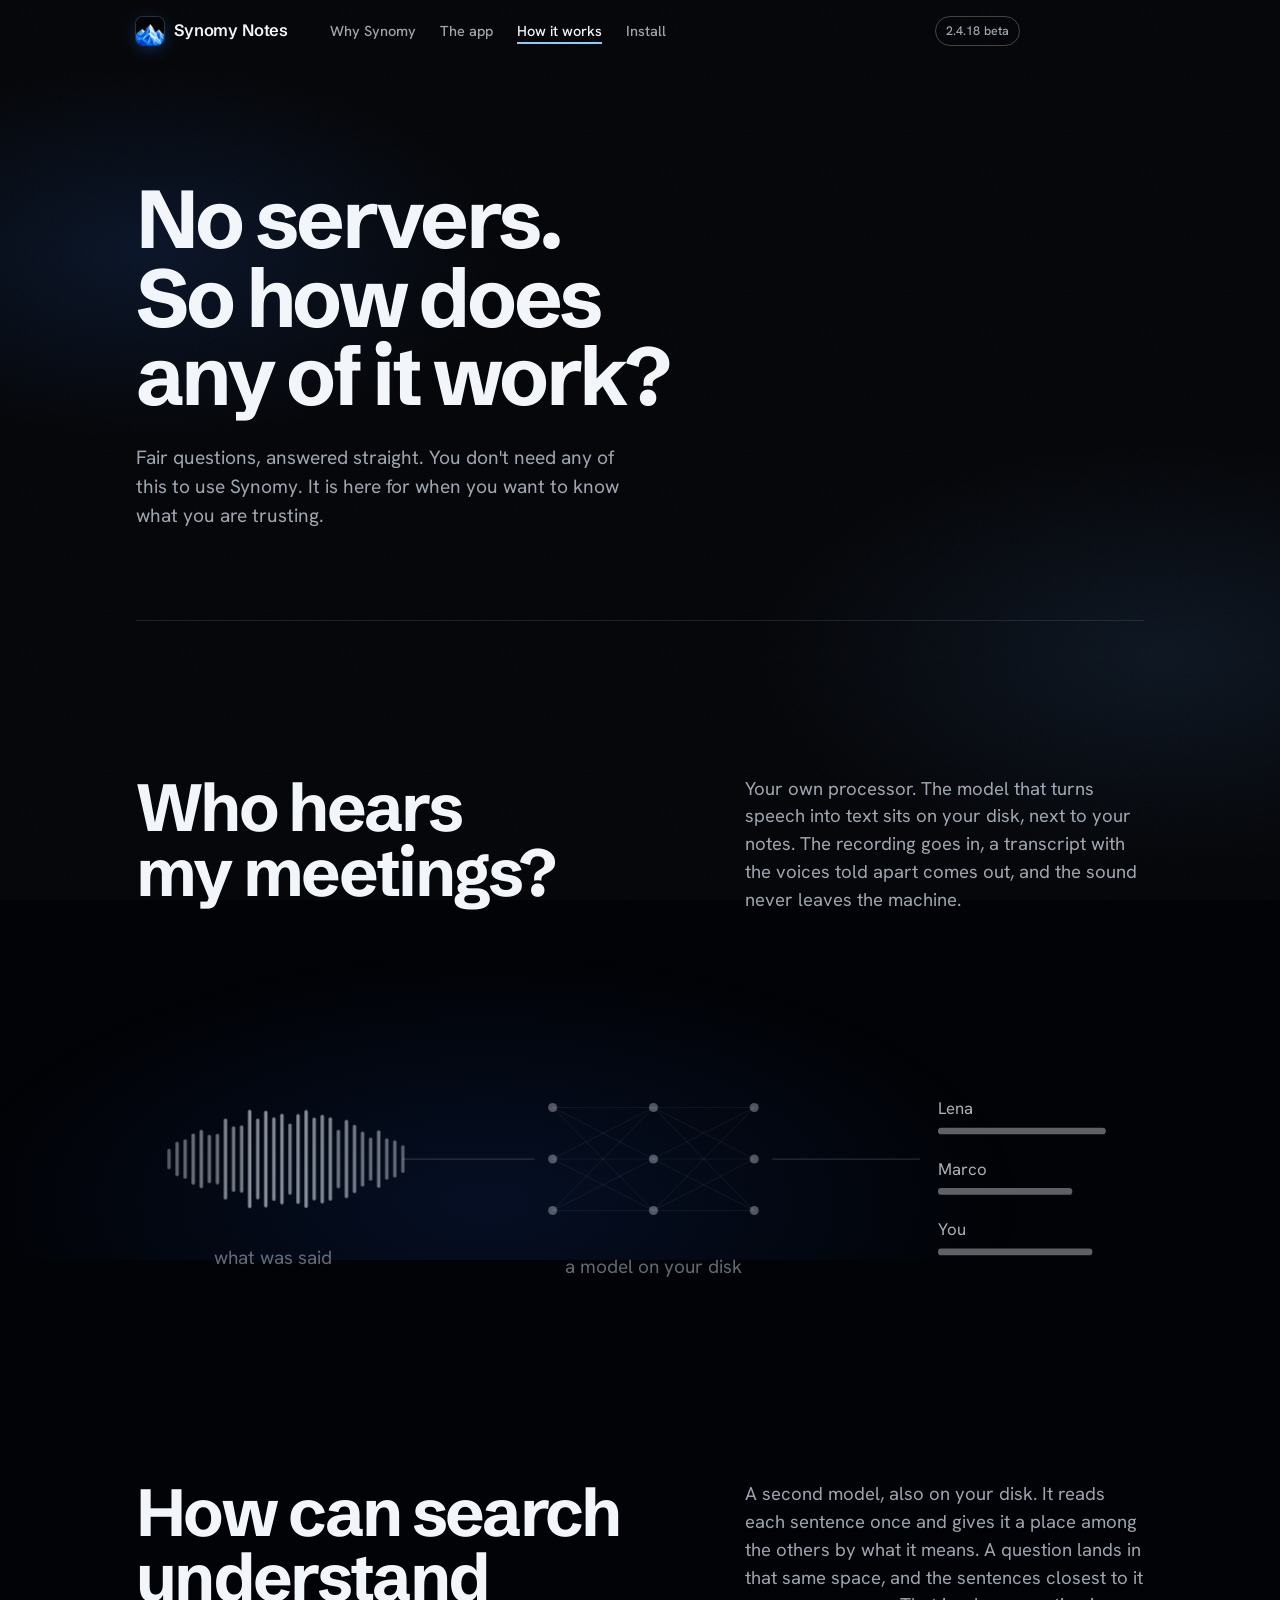
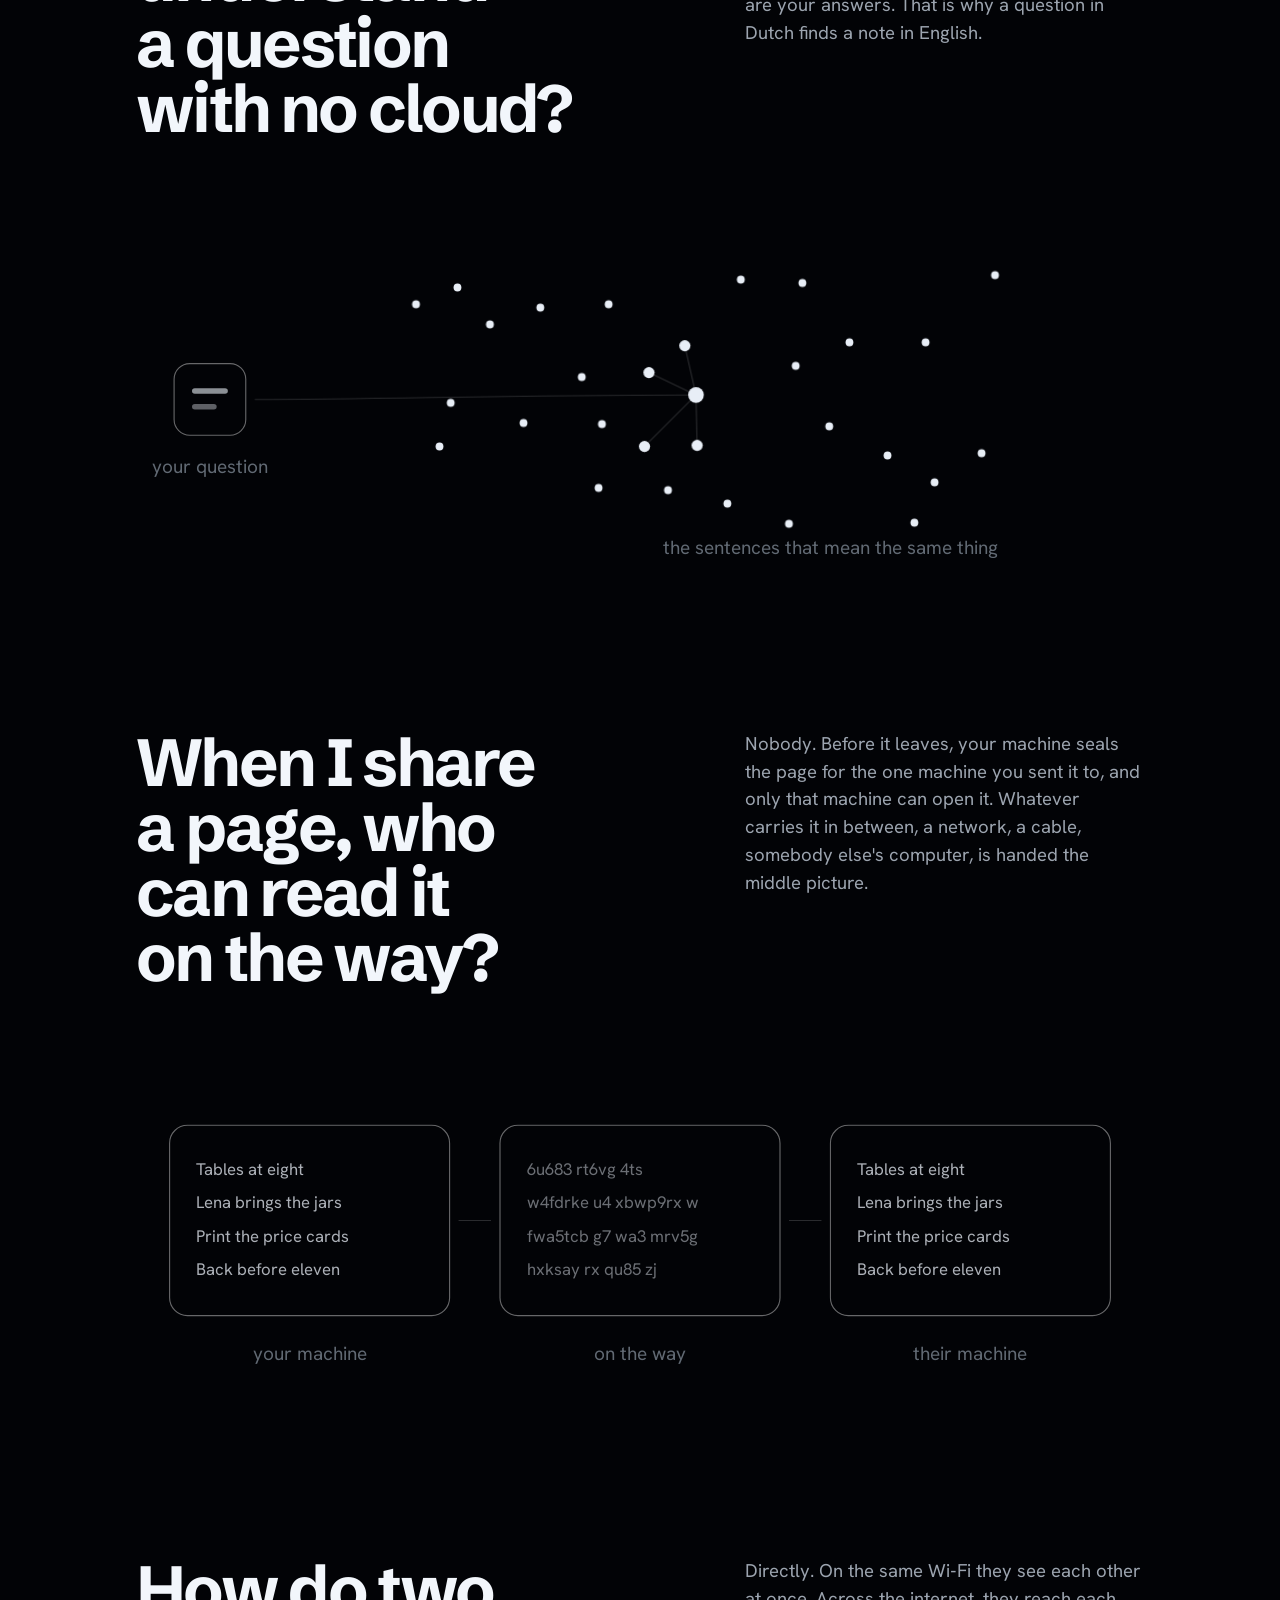
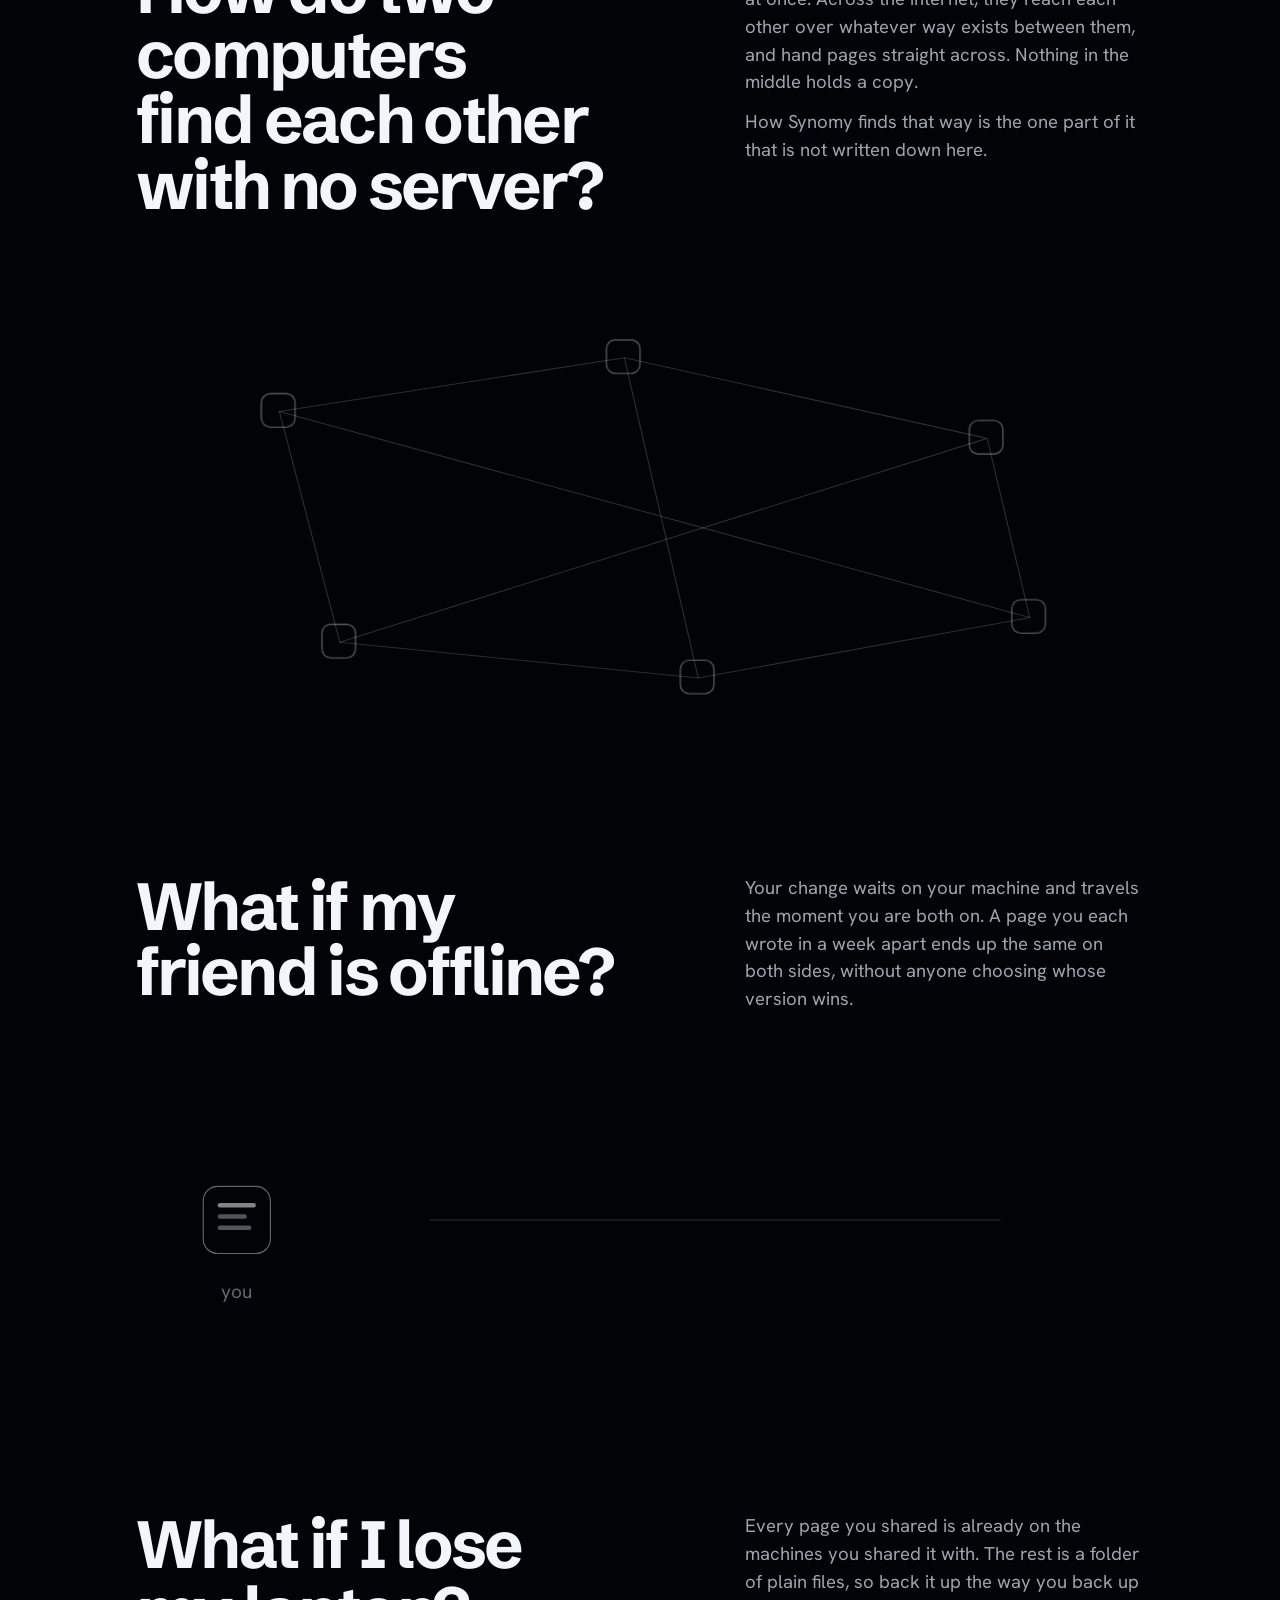
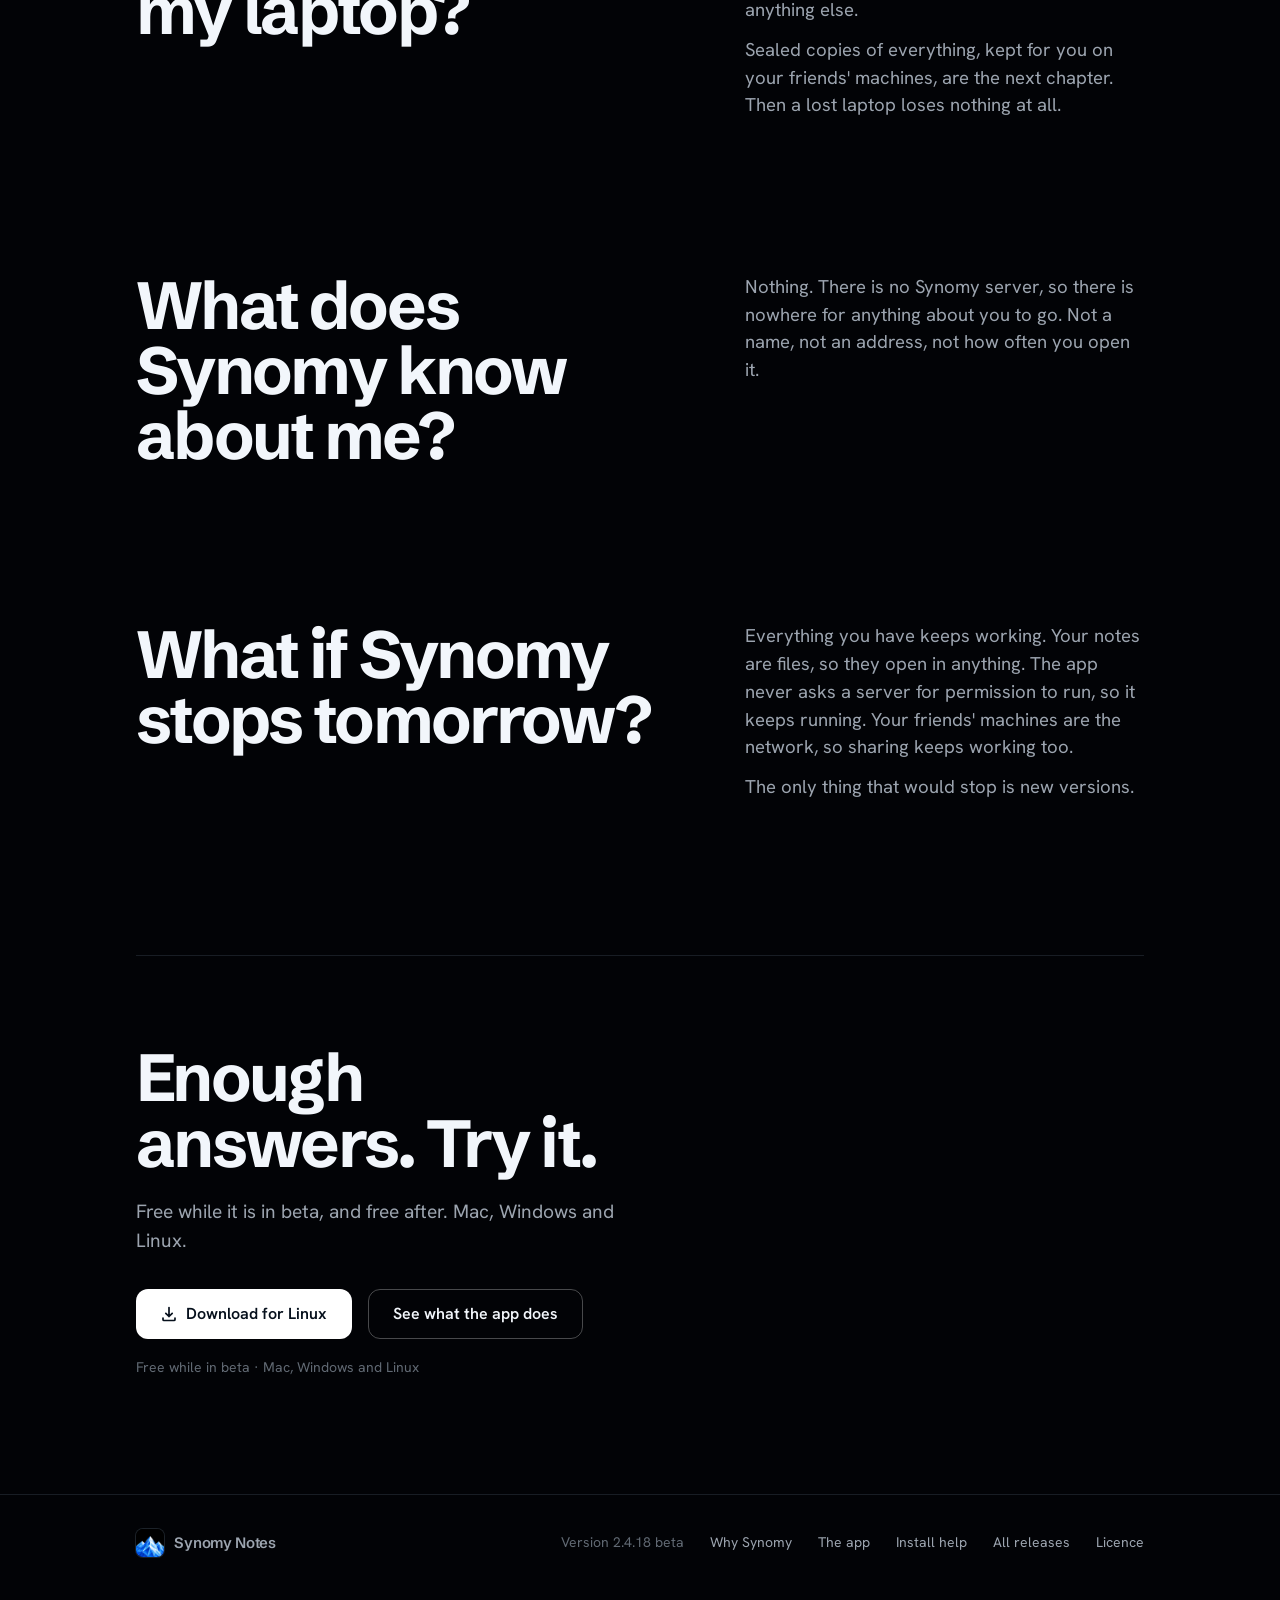
<file: how.html>
<!doctype html>
<html lang="en">
<head>
<meta charset="utf-8">
<meta name="viewport" content="width=device-width, initial-scale=1">
<title>How Synomy works, in plain answers</title>
<meta name="description" content="No servers, so how does any of it work? Who hears your meetings, how search understands a question with no cloud, who can read a page on the way, how two computers find each other, what happens when a friend is offline, and what happens if Synomy stops.">
<meta property="og:title" content="How Synomy works, in plain answers">
<meta property="og:image" content="https://larslagauw.github.io/synomy-releases/assets/og.png">
<meta property="og:image:width" content="1200">
<meta property="og:image:height" content="630">
<meta name="twitter:image" content="https://larslagauw.github.io/synomy-releases/assets/og.png">
<meta property="og:type" content="website">
<meta name="twitter:card" content="summary_large_image">
<meta property="og:description" content="No servers. So how does any of it work? Eight fair questions, answered straight.">
<meta name="theme-color" content="#0e1a26">
<link rel="icon" href="assets/favicon.png" type="image/png">
<link rel="apple-touch-icon" href="assets/apple-touch-icon.png">
<link rel="preconnect" href="https://fonts.googleapis.com">
<link rel="preconnect" href="https://fonts.gstatic.com" crossorigin>
<link href="https://fonts.googleapis.com/css2?family=Schibsted+Grotesk:wght@500;600;700&family=Hanken+Grotesk:wght@400;500;600&display=swap" rel="stylesheet">
<link rel="stylesheet" href="assets/site.css">
<script>document.documentElement.className += ' js';</script>

<style>
/* ------------------------------------------------------------------ How it works
   The third page. index.html says why, app.html says what; this one answers the
   questions a careful person asks once they have read those two: who hears my
   meetings, who can read a page on the way, how do two computers find each other,
   what if Synomy stops. Same chapter layout as the landing page (question left,
   answer right, one drawing underneath), in the same night as the other pages.
   Drawings are white hairlines. It explains what happens, never how it is built. */
body.dk {
  --d-ink: var(--ink);
  --d-ink-2: var(--ink-2);
  --d-ink-3: var(--ink-3);
  --d-line: var(--line);
}
body.dk .bar { color: var(--d-ink); }
body.dk .bar.is-stuck {
  background: rgba(3, 5, 9, .52); border-bottom-color: var(--d-line);
  -webkit-backdrop-filter: blur(20px) saturate(140%); backdrop-filter: blur(20px) saturate(140%);
}
body.dk .bar .ver { border-color: rgba(255, 255, 255, .24); }
body.dk .bar .btn-bar { background: #fff; color: #06101c; }
body.dk :focus-visible { outline-color: #fff; }
body.dk .ch-head { align-items: start; }
body.dk .ch-head h2 { color: var(--d-ink); }
body.dk .ch-head p { color: var(--d-ink-2); }
body.dk .ch-fine { color: var(--d-ink-3); }
body.dk .ch-fine a { color: var(--d-ink-2); }
body.dk .foot { border-top-color: var(--d-line); color: var(--d-ink-3); }
body.dk .foot .mark, body.dk .foot a { color: var(--d-ink-2); }
body.dk .foot a:hover { color: var(--d-ink); }

/* The opening: type only, a hairline under it. */
.open { padding: clamp(150px, 20vh, 220px) 0 0; }
.open h1 {
  font-size: clamp(40px, 6.4vw, 92px); line-height: .96; letter-spacing: -.045em; font-weight: 700;
  max-width: 13ch; text-wrap: balance;
}
.open p { margin-top: 28px; font-size: clamp(17.5px, 1.5vw, 21px); line-height: 1.5; color: var(--d-ink-2); max-width: 46ch; }
.open .rule { height: 1px; background: var(--d-line); margin-top: clamp(56px, 7vw, 96px); }
.ch { padding-top: clamp(96px, 12vw, 160px); }

/* The drawings. `ln` draws a path, `in` fades a thing in, `trav` walks a shape
   along `--p`, `lay` is one wave of light through a model, `sc` is text that will
   not settle, `wv` is sound. A drawing plays when its chapter scrolls in. */
.art { display: block; width: 100%; height: auto; max-height: 52vh; }
.art .ln { stroke-dasharray: var(--len, 400); stroke-dashoffset: var(--len, 400); }
.is-in .art .ln { animation: draw 1.4s var(--ease) both; animation-delay: var(--at, 0s); }
@keyframes draw { to { stroke-dashoffset: 0; } }
.art .in { opacity: 0; }
.is-in .art .in { animation: fade .8s var(--ease) both; animation-delay: var(--at, 0s); }
@keyframes fade { to { opacity: 1; } }
.art .trav { offset-path: var(--p); offset-rotate: 0deg; opacity: 0; }
.is-in .art .trav { animation: trav var(--dur, 2.4s) linear infinite; animation-delay: var(--at, .6s); }
.is-in .art .trav.once { animation-iteration-count: 1; animation-fill-mode: both; }
@keyframes trav {
  0% { offset-distance: 0%; opacity: 0; }
  12% { opacity: 1; }
  86% { opacity: 1; }
  100% { offset-distance: 100%; opacity: 0; }
}
.art .halo { transform-box: fill-box; transform-origin: center; opacity: 0; }
.is-in .art .halo { animation: halo 2.6s var(--ease) both; animation-delay: var(--at, 0s); }
@keyframes halo { 0% { opacity: .45; transform: scale(.2); } 80%, 100% { opacity: 0; transform: scale(1.35); } }
.art .wv { transform-box: fill-box; transform-origin: center; }
.is-in .art .wv { animation: wv 1.5s ease-in-out infinite alternate; animation-delay: calc(var(--i) * -127ms); }
@keyframes wv { from { transform: scaleY(.3); } to { transform: scaleY(1); } }
.art .lay { opacity: .34; }
.is-in .art .lay { animation: lay 3.6s ease-in-out infinite; animation-delay: calc(var(--l) * .34s); }
@keyframes lay { 0%, 46%, 100% { opacity: .34; } 16% { opacity: 1; } }
.is-in .art .sc { animation: shuffle 3s steps(1, end) infinite; }
.is-in .art .sc.s2 { animation-delay: 1s; }
.is-in .art .sc.s3 { animation-delay: 2s; }
@keyframes shuffle { 0%, 33% { opacity: 1; } 34%, 100% { opacity: 0; } }
.art .sc.s2, .art .sc.s3 { opacity: 0; }
.art text { font-family: var(--body); font-size: 17px; fill: var(--d-ink-3); }
.art .body { font-size: 15px; fill: rgba(232, 238, 246, .74); }
.art .body.dim { fill: rgba(232, 238, 246, .46); }
.art .wire { stroke: rgba(255, 255, 255, .16); stroke-width: 1; fill: none; }
.art .edge { stroke: rgba(255, 255, 255, .17); stroke-width: 1; fill: none; }
.art .box { fill: none; stroke: rgba(255, 255, 255, .4); stroke-width: 1; }
.art .box.off { stroke: rgba(255, 255, 255, .18); stroke-dasharray: 4 5; }
/* The waiting pages: they sit, then the wire draws, then they go one by one. */
.is-in .art .wait { animation: fade .6s var(--ease) both; animation-delay: var(--at, 0s); }
.art .wait { opacity: 0; }
.is-in .art .gone { animation: unfade .3s ease both; animation-delay: var(--at, 0s); }
@keyframes unfade { to { opacity: 0; } }

/* The end: a white button on ink. */
.end { padding: clamp(96px, 12vw, 160px) 0 clamp(72px, 9vw, 120px); }
.end .rule { height: 1px; background: var(--d-line); margin-bottom: clamp(56px, 7vw, 96px); }
.end h2 { font-size: clamp(36px, 5.2vw, 72px); line-height: .98; letter-spacing: -.04em; font-weight: 700; max-width: 16ch; text-wrap: balance; }
.end p { margin-top: 22px; font-size: clamp(17.5px, 1.5vw, 21px); line-height: 1.5; color: var(--d-ink-2); max-width: 44ch; }
.end .btn-row { display: flex; flex-wrap: wrap; gap: 12px 16px; align-items: center; margin-top: 34px; }
body.dk .btn-light { box-shadow: none; }
body.dk .btn-ghost { border-color: rgba(255, 255, 255, .28); color: var(--d-ink); }
body.dk .btn-ghost:hover { border-color: rgba(255, 255, 255, .6); }
.end .fine { margin-top: 18px; font-size: 14px; color: var(--d-ink-3); }

@media (max-width: 860px) {
  .art { max-height: 44vh; }
  /* A drawing laid out for a wide screen shrinks to a third on a phone, so its
     writing and its lines are drawn heavier there to stay readable. */
  .art text { font-size: 30px; }
  .art .body { font-size: 21px; }
  .art .box, .art .wire, .art .edge { stroke-width: 1.8; }
}
@media (prefers-reduced-motion: reduce) {
  .art .in, .art .trav, .art .wait { opacity: 1; animation: none !important; }
  .art .gone { opacity: 0; }
  .art .ln { stroke-dashoffset: 0; animation: none !important; }
  .art .trav { offset-distance: 55%; }
  .art .sc, .art .wv, .art .lay, .art .halo { animation: none !important; }
}
</style>
</head>

<body class="dk">

<header class="bar" id="bar">
  <div class="bar-in">
    <a class="mark" href="index.html"><img src="assets/icon.png" alt="" width="28" height="28"><span>Synomy Notes</span></a>
    <nav class="nav" aria-label="Pages">
      <a href="index.html">Why Synomy</a>
      <a href="app.html">The app</a>
      <a class="here" href="how.html">How it works</a>
      <a href="install.html">Install</a>
    </nav>
    <span class="bar-sp"></span>
    <span class="ver" data-version>2.4.18 beta</span>
    <a class="btn btn-sm btn-bar" id="cta-bar" href="https://github.com/LarsLagauw/synomy-releases/releases/latest">Download</a>
  </div>
</header>

<main id="top">

  <!-- ============================================================ Opening -->
  <section class="open">
    <div class="wrap">
      <h1>No servers. So how does any of it work?</h1>
      <p>Fair questions, answered straight. You don't need any of this to use Synomy. It is here for when you want to know what you are trusting.</p>
      <div class="rule"></div>
    </div>
  </section>

  <!-- ============================================================ 1 Hearing -->
  <section class="ch" id="hearing">
    <div class="wrap">
      <div class="ch-head">
        <h2 class="rv">Who hears my meetings?</h2>
        <p class="rv" style="--d:80ms">Your own processor. The model that turns speech into text sits on your disk, next to your notes. The recording goes in, a transcript with the voices told apart comes out, and the sound never leaves the machine.</p>
      </div>
      <div class="ch-vis rv" style="--d:120ms" data-vig>
        <svg class="art" viewBox="0 0 900 300" role="img" aria-label="Sound going into a model on your own machine and coming out as a transcript with speakers told apart">
        <g class="in" style="--at:.05s">
        <rect class="wv" style="--i:0" x="28.0" y="140.8" width="3" height="18.4" rx="1.5" fill="#e8eef6" opacity="0.36"/>
        <rect class="wv" style="--i:1" x="35.2" y="134.6" width="3" height="30.8" rx="1.5" fill="#e8eef6" opacity="0.40"/>
        <rect class="wv" style="--i:2" x="42.4" y="132.4" width="3" height="35.2" rx="1.5" fill="#e8eef6" opacity="0.42"/>
        <rect class="wv" style="--i:3" x="49.6" y="127.1" width="3" height="45.9" rx="1.5" fill="#e8eef6" opacity="0.45"/>
        <rect class="wv" style="--i:4" x="56.8" y="123.9" width="3" height="52.2" rx="1.5" fill="#e8eef6" opacity="0.47"/>
        <rect class="wv" style="--i:5" x="64.0" y="128.4" width="3" height="43.2" rx="1.5" fill="#e8eef6" opacity="0.44"/>
        <rect class="wv" style="--i:6" x="71.2" y="127.4" width="3" height="45.3" rx="1.5" fill="#e8eef6" opacity="0.45"/>
        <rect class="wv" style="--i:7" x="78.4" y="113.8" width="3" height="72.4" rx="1.5" fill="#e8eef6" opacity="0.54"/>
        <rect class="wv" style="--i:8" x="85.6" y="120.8" width="3" height="58.5" rx="1.5" fill="#e8eef6" opacity="0.49"/>
        <rect class="wv" style="--i:9" x="92.8" y="119.9" width="3" height="60.2" rx="1.5" fill="#e8eef6" opacity="0.50"/>
        <rect class="wv" style="--i:10" x="100.0" y="106.1" width="3" height="87.8" rx="1.5" fill="#e8eef6" opacity="0.59"/>
        <rect class="wv" style="--i:11" x="107.2" y="113.9" width="3" height="72.2" rx="1.5" fill="#e8eef6" opacity="0.54"/>
        <rect class="wv" style="--i:12" x="114.4" y="106.8" width="3" height="86.4" rx="1.5" fill="#e8eef6" opacity="0.59"/>
        <rect class="wv" style="--i:13" x="121.6" y="112.6" width="3" height="74.8" rx="1.5" fill="#e8eef6" opacity="0.55"/>
        <rect class="wv" style="--i:14" x="128.8" y="109.5" width="3" height="81.0" rx="1.5" fill="#e8eef6" opacity="0.57"/>
        <rect class="wv" style="--i:15" x="136.0" y="118.2" width="3" height="63.6" rx="1.5" fill="#e8eef6" opacity="0.51"/>
        <rect class="wv" style="--i:16" x="143.2" y="109.8" width="3" height="80.4" rx="1.5" fill="#e8eef6" opacity="0.57"/>
        <rect class="wv" style="--i:17" x="150.4" y="106.2" width="3" height="87.5" rx="1.5" fill="#e8eef6" opacity="0.59"/>
        <rect class="wv" style="--i:18" x="157.6" y="113.0" width="3" height="74.0" rx="1.5" fill="#e8eef6" opacity="0.55"/>
        <rect class="wv" style="--i:19" x="164.8" y="110.4" width="3" height="79.3" rx="1.5" fill="#e8eef6" opacity="0.56"/>
        <rect class="wv" style="--i:20" x="172.0" y="112.8" width="3" height="74.4" rx="1.5" fill="#e8eef6" opacity="0.55"/>
        <rect class="wv" style="--i:21" x="179.2" y="123.8" width="3" height="52.4" rx="1.5" fill="#e8eef6" opacity="0.47"/>
        <rect class="wv" style="--i:22" x="186.4" y="114.9" width="3" height="70.1" rx="1.5" fill="#e8eef6" opacity="0.53"/>
        <rect class="wv" style="--i:23" x="193.6" y="119.4" width="3" height="61.2" rx="1.5" fill="#e8eef6" opacity="0.50"/>
        <rect class="wv" style="--i:24" x="200.8" y="125.4" width="3" height="49.2" rx="1.5" fill="#e8eef6" opacity="0.46"/>
        <rect class="wv" style="--i:25" x="208.0" y="130.8" width="3" height="38.5" rx="1.5" fill="#e8eef6" opacity="0.43"/>
        <rect class="wv" style="--i:26" x="215.2" y="124.4" width="3" height="51.3" rx="1.5" fill="#e8eef6" opacity="0.47"/>
        <rect class="wv" style="--i:27" x="222.4" y="131.5" width="3" height="37.0" rx="1.5" fill="#e8eef6" opacity="0.42"/>
        <rect class="wv" style="--i:28" x="229.6" y="133.3" width="3" height="33.3" rx="1.5" fill="#e8eef6" opacity="0.41"/>
        <rect class="wv" style="--i:29" x="236.8" y="137.7" width="3" height="24.7" rx="1.5" fill="#e8eef6" opacity="0.38"/>
        <text x="122" y="244" text-anchor="middle" font-size="16">what was said</text>
        </g>
        <g class="in" style="--at:.45s">
        <g class="edge lay" style="--l:0.50">
        <line x1="372" y1="104" x2="462" y2="104"/>
        <line x1="372" y1="104" x2="462" y2="150"/>
        <line x1="372" y1="104" x2="462" y2="196"/>
        <line x1="372" y1="150" x2="462" y2="104"/>
        <line x1="372" y1="150" x2="462" y2="150"/>
        <line x1="372" y1="150" x2="462" y2="196"/>
        <line x1="372" y1="196" x2="462" y2="104"/>
        <line x1="372" y1="196" x2="462" y2="150"/>
        <line x1="372" y1="196" x2="462" y2="196"/>
        </g>
        <g class="edge lay" style="--l:1.50">
        <line x1="462" y1="104" x2="552" y2="104"/>
        <line x1="462" y1="104" x2="552" y2="150"/>
        <line x1="462" y1="104" x2="552" y2="196"/>
        <line x1="462" y1="150" x2="552" y2="104"/>
        <line x1="462" y1="150" x2="552" y2="150"/>
        <line x1="462" y1="150" x2="552" y2="196"/>
        <line x1="462" y1="196" x2="552" y2="104"/>
        <line x1="462" y1="196" x2="552" y2="150"/>
        <line x1="462" y1="196" x2="552" y2="196"/>
        </g>
        <g class="lay" style="--l:0">
        <circle cx="372" cy="104" r="4" fill="#e8eef6"/>
        <circle cx="372" cy="150" r="4" fill="#e8eef6"/>
        <circle cx="372" cy="196" r="4" fill="#e8eef6"/>
        </g>
        <g class="lay" style="--l:1">
        <circle cx="462" cy="104" r="4" fill="#e8eef6"/>
        <circle cx="462" cy="150" r="4" fill="#e8eef6"/>
        <circle cx="462" cy="196" r="4" fill="#e8eef6"/>
        </g>
        <g class="lay" style="--l:2">
        <circle cx="552" cy="104" r="4" fill="#e8eef6"/>
        <circle cx="552" cy="150" r="4" fill="#e8eef6"/>
        <circle cx="552" cy="196" r="4" fill="#e8eef6"/>
        </g>
        <text x="462" y="252" text-anchor="middle" font-size="16">a model on your disk</text>
        </g>
        <line class="wire ln" style="--len:180;--at:.3s" x1="238" y1="150" x2="356" y2="150"/>
        <line class="wire ln" style="--len:180;--at:.8s" x1="568" y1="150" x2="700" y2="150"/>
        <g class="in" style="--at:2.2s">
        <text x="716" y="110" class="body">Lena</text>
        <rect x="716" y="122" width="150" height="6" rx="3" fill="#e8eef6" opacity=".4"/>
        </g>
        <g class="in" style="--at:2.45s">
        <text x="716" y="164" class="body">Marco</text>
        <rect x="716" y="176" width="120" height="6" rx="3" fill="#e8eef6" opacity=".4"/>
        </g>
        <g class="in" style="--at:2.7s">
        <text x="716" y="218" class="body">You</text>
        <rect x="716" y="230" width="138" height="6" rx="3" fill="#e8eef6" opacity=".4"/>
        </g>
        </svg>
      </div>
    </div>
  </section>

  <!-- ============================================================ 2 Meaning -->
  <section class="ch" id="meaning">
    <div class="wrap">
      <div class="ch-head">
        <h2 class="rv">How can search understand a question with no cloud?</h2>
        <p class="rv" style="--d:80ms">A second model, also on your disk. It reads each sentence once and gives it a place among the others by what it means. A question lands in that same space, and the sentences closest to it are your answers. That is why a question in Dutch finds a note in English.</p>
      </div>
      <div class="ch-vis rv" style="--d:120ms" data-vig>
        <svg class="art" viewBox="0 0 900 320" role="img" aria-label="A question placed among your sentences, with the closest ones lighting up">
        <g class="in" style="--at:.05s">
        <rect class="box" x="34" y="130" width="64" height="64" rx="14"/>
        <rect x="50" y="152" width="32" height="5" rx="2.5" fill="#e8eef6" opacity=".6"/>
        <rect x="50" y="166" width="22" height="5" rx="2.5" fill="#e8eef6" opacity=".4"/>
        <text x="66" y="228" text-anchor="middle" font-size="16">your question</text>
        </g>
        <path id="q" class="wire ln" style="--len:420;--at:.4s" d="M106 162 C220 162 330 158 494 158"/>
        <circle class="in" style="--at:0.30s" cx="422" cy="77" r="3.5" fill="#e8eef6" opacity=".3"/>
        <circle class="in" style="--at:0.33s" cx="595" cy="58" r="3.5" fill="#e8eef6" opacity=".3"/>
        <circle class="in" style="--at:0.39s" cx="281" cy="165" r="3.5" fill="#e8eef6" opacity=".3"/>
        <circle class="in" style="--at:0.42s" cx="287" cy="62" r="3.5" fill="#e8eef6" opacity=".3"/>
        <circle class="in" style="--at:0.45s" cx="475" cy="243" r="3.5" fill="#e8eef6" opacity=".3"/>
        <circle class="in" style="--at:0.48s" cx="316" cy="95" r="3.5" fill="#e8eef6" opacity=".3"/>
        <circle class="in" style="--at:0.51s" cx="583" cy="273" r="3.5" fill="#e8eef6" opacity=".3"/>
        <circle class="in" style="--at:0.54s" cx="767" cy="51" r="3.5" fill="#e8eef6" opacity=".3"/>
        <circle class="in" style="--at:0.57s" cx="705" cy="111" r="3.5" fill="#e8eef6" opacity=".3"/>
        <circle class="in" style="--at:0.60s" cx="413" cy="241" r="3.5" fill="#e8eef6" opacity=".3"/>
        <circle class="in" style="--at:0.63s" cx="346" cy="183" r="3.5" fill="#e8eef6" opacity=".3"/>
        <circle class="in" style="--at:0.66s" cx="589" cy="132" r="3.5" fill="#e8eef6" opacity=".3"/>
        <circle class="in" style="--at:0.69s" cx="540" cy="55" r="3.5" fill="#e8eef6" opacity=".3"/>
        <circle class="in" style="--at:0.72s" cx="416" cy="184" r="3.5" fill="#e8eef6" opacity=".3"/>
        <circle class="in" style="--at:0.78s" cx="671" cy="212" r="3.5" fill="#e8eef6" opacity=".3"/>
        <circle class="in" style="--at:0.81s" cx="528" cy="255" r="3.5" fill="#e8eef6" opacity=".3"/>
        <circle class="in" style="--at:0.84s" cx="637" cy="111" r="3.5" fill="#e8eef6" opacity=".3"/>
        <circle class="in" style="--at:0.87s" cx="271" cy="204" r="3.5" fill="#e8eef6" opacity=".3"/>
        <circle class="in" style="--at:0.90s" cx="619" cy="186" r="3.5" fill="#e8eef6" opacity=".3"/>
        <circle class="in" style="--at:0.93s" cx="695" cy="272" r="3.5" fill="#e8eef6" opacity=".3"/>
        <circle class="in" style="--at:1.02s" cx="398" cy="142" r="3.5" fill="#e8eef6" opacity=".3"/>
        <circle class="in" style="--at:1.05s" cx="755" cy="210" r="3.5" fill="#e8eef6" opacity=".3"/>
        <circle class="in" style="--at:1.08s" cx="713" cy="236" r="3.5" fill="#e8eef6" opacity=".3"/>
        <circle class="in" style="--at:1.14s" cx="361" cy="80" r="3.5" fill="#e8eef6" opacity=".3"/>
        <circle class="in" style="--at:1.17s" cx="250" cy="77" r="3.5" fill="#e8eef6" opacity=".3"/>
        <g class="edge">
        <line class="ln" style="--len:200;--at:1.90s" x1="500" y1="158" x2="490" y2="114"/>
        <line class="ln" style="--len:200;--at:2.02s" x1="500" y1="158" x2="501" y2="203"/>
        <line class="ln" style="--len:200;--at:2.14s" x1="500" y1="158" x2="458" y2="138"/>
        <line class="ln" style="--len:200;--at:2.26s" x1="500" y1="158" x2="454" y2="204"/>
        </g>
        <circle class="in" style="--at:2.00s" cx="490" cy="114" r="5" fill="#e8eef6"/>
        <circle class="in" style="--at:2.12s" cx="501" cy="203" r="5" fill="#e8eef6"/>
        <circle class="in" style="--at:2.24s" cx="458" cy="138" r="5" fill="#e8eef6"/>
        <circle class="in" style="--at:2.36s" cx="454" cy="204" r="5" fill="#e8eef6"/>
        <circle class="halo" style="--at:1.9s" cx="500" cy="158" r="54" fill="none" stroke="rgba(232,238,246,.45)" stroke-width="1.5"/>
        <circle class="in" style="--at:1.7s" cx="500" cy="158" r="7" fill="#e8eef6"/>
        <g class="trav once" style="--p:path('M106 162 C220 162 330 158 494 158');--dur:2.2s;--at:.9s"><circle r="4.5" fill="#e8eef6"/></g>
        <text x="620" y="300" text-anchor="middle" font-size="16" class="in" style="--at:2.6s">the sentences that mean the same thing</text>
        </svg>
      </div>
    </div>
  </section>

  <!-- ============================================================ 3 On the way -->
  <section class="ch" id="sealed">
    <div class="wrap">
      <div class="ch-head">
        <h2 class="rv">When I share a page, who can read it on the way?</h2>
        <p class="rv" style="--d:80ms">Nobody. Before it leaves, your machine seals the page for the one machine you sent it to, and only that machine can open it. Whatever carries it in between, a network, a cable, somebody else's computer, is handed the middle picture.</p>
      </div>
      <div class="ch-vis rv" style="--d:120ms" data-vig>
        <svg class="art" viewBox="0 0 900 300" role="img" aria-label="A page that reads plainly on your machine, is unreadable on the way, and reads plainly again on theirs">
        <g class="in" style="--at:.05s">
        <rect class="box" x="30" y="52" width="250" height="170" rx="16"/>
        <text x="54" y="96" class="body">Tables at eight</text>
        <text x="54" y="126" class="body">Lena brings the jars</text>
        <text x="54" y="156" class="body">Print the price cards</text>
        <text x="54" y="186" class="body">Back before eleven</text>
        <text x="155" y="262" text-anchor="middle" font-size="16">your machine</text>
        </g>
        <line class="wire ln" style="--len:60;--at:.5s" x1="288" y1="137" x2="317" y2="137"/>
        <g class="in" style="--at:.7s">
        <rect class="box" x="325" y="52" width="250" height="170" rx="16" stroke="rgba(255,255,255,.22)"/>
        <g class="sc s1">
        <text x="349" y="96" class="body dim">6u683 rt6vg 4ts</text>
        <text x="349" y="126" class="body dim">w4fdrke u4 xbwp9rx w</text>
        <text x="349" y="156" class="body dim">fwa5tcb g7 wa3 mrv5g</text>
        <text x="349" y="186" class="body dim">hxksay rx qu85 zj</text>
        </g>
        <g class="sc s2">
        <text x="349" y="96" class="body dim">3htk cv pd pc9a</text>
        <text x="349" y="126" class="body dim">agg88bs zpqcv g3yjmc</text>
        <text x="349" y="156" class="body dim">ma9q eh dabr4sf ugrtg</text>
        <text x="349" y="186" class="body dim">3eqxpdp gaj64 k7ag</text>
        </g>
        <g class="sc s3">
        <text x="349" y="96" class="body dim">p6w vdbegrj 3w</text>
        <text x="349" y="126" class="body dim">5kpc cg xhawnn re9vs</text>
        <text x="349" y="156" class="body dim">e6pfxe 8h5w 2gf x9ugy</text>
        <text x="349" y="186" class="body dim">7swcq dd t9 h2zp q</text>
        </g>
        <text x="450" y="262" text-anchor="middle" font-size="16">on the way</text>
        </g>
        <line class="wire ln" style="--len:60;--at:1.1s" x1="583" y1="137" x2="612" y2="137"/>
        <g class="in" style="--at:1.3s">
        <rect class="box" x="620" y="52" width="250" height="170" rx="16"/>
        <text x="644" y="96" class="body">Tables at eight</text>
        <text x="644" y="126" class="body">Lena brings the jars</text>
        <text x="644" y="156" class="body">Print the price cards</text>
        <text x="644" y="186" class="body">Back before eleven</text>
        <text x="745" y="262" text-anchor="middle" font-size="16">their machine</text>
        </g>
        </svg>
      </div>
    </div>
  </section>

  <!-- ============================================================ 4 Finding -->
  <section class="ch" id="finding">
    <div class="wrap">
      <div class="ch-head">
        <h2 class="rv">How do two computers find each other with no server?</h2>
        <div>
          <p class="rv" style="--d:80ms">Directly. On the same Wi‑Fi they see each other at once. Across the internet, they reach each other over whatever way exists between them, and hand pages straight across. Nothing in the middle holds a copy.</p>
          <p class="rv" style="--d:160ms">How Synomy finds that way is the one part of it that is not written down here.</p>
        </div>
      </div>
      <div class="ch-vis rv" style="--d:120ms" data-vig>
        <svg class="art" viewBox="0 0 900 380" role="img" aria-label="Machines passing locked pages straight to one another, with nothing in the centre">
        <g class="edge">
        <path class="ln" style="--len:330;--at:.2s" d="M128 104 L436 56"/>
        <path class="ln" style="--len:330;--at:.3s" d="M436 56 L760 128"/>
        <path class="ln" style="--len:300;--at:.4s" d="M760 128 L798 288"/>
        <path class="ln" style="--len:330;--at:.5s" d="M798 288 L502 342"/>
        <path class="ln" style="--len:330;--at:.6s" d="M502 342 L182 310"/>
        <path class="ln" style="--len:300;--at:.7s" d="M182 310 L128 104"/>
        <path class="ln" style="--len:700;--at:.85s" d="M128 104 L798 288"/>
        <path class="ln" style="--len:700;--at:.95s" d="M182 310 L760 128"/>
        <path class="ln" style="--len:700;--at:1.05s" d="M436 56 L502 342"/>
        </g>
        <g class="in" style="--at:.15s">
        <rect class="box" x="112" y="88" width="30" height="30" rx="8"/>
        <rect class="box" x="420" y="40" width="30" height="30" rx="8"/>
        <rect class="box" x="744" y="112" width="30" height="30" rx="8"/>
        <rect class="box" x="782" y="272" width="30" height="30" rx="8"/>
        <rect class="box" x="486" y="326" width="30" height="30" rx="8"/>
        <rect class="box" x="166" y="294" width="30" height="30" rx="8"/>
        </g>
        <g class="trav" style="--p:path('M128 104 L798 288');--dur:3.4s;--at:1.4s"><rect x="-10" y="-8" width="20" height="16" rx="5" fill="#e8eef6"/></g>
        <g class="trav" style="--p:path('M182 310 L760 128');--dur:3.4s;--at:3.2s"><rect x="-10" y="-8" width="20" height="16" rx="5" fill="#e8eef6"/></g>
        </svg>
      </div>
    </div>
  </section>

  <!-- ============================================================ 5 Offline -->
  <section class="ch" id="offline">
    <div class="wrap">
      <div class="ch-head">
        <h2 class="rv">What if my friend is offline?</h2>
        <p class="rv" style="--d:80ms">Your change waits on your machine and travels the moment you are both on. A page you each wrote in a week apart ends up the same on both sides, without anyone choosing whose version wins.</p>
      </div>
      <div class="ch-vis rv" style="--d:120ms" data-vig>
        <svg class="art" viewBox="0 0 900 240" role="img" aria-label="Three pages waiting beside your machine while the other machine is off; the wire draws and they cross one by one when it comes on">
          <g class="in" style="--at:.05s">
            <rect class="box" x="60" y="86" width="60" height="60" rx="13"/>
            <rect x="73" y="101" width="34" height="4" rx="2" fill="#e8eef6" opacity=".55"/>
            <rect x="73" y="111" width="26" height="4" rx="2" fill="#e8eef6" opacity=".35"/>
            <rect x="73" y="121" width="30" height="4" rx="2" fill="#e8eef6" opacity=".35"/>
            <text x="90" y="186" text-anchor="middle" font-size="15">you</text>
          </g>
          <g class="in" style="--at:.15s">
            <rect class="box off" x="780" y="86" width="60" height="60" rx="13"/>
            <text x="810" y="186" text-anchor="middle" font-size="15" class="gone" style="--at:2.7s">them, offline</text>
          </g>
          <g class="in" style="--at:2.8s">
            <rect class="box" x="780" y="86" width="60" height="60" rx="13"/>
            <rect x="793" y="101" width="34" height="4" rx="2" fill="#e8eef6" opacity=".55"/>
            <rect x="793" y="111" width="26" height="4" rx="2" fill="#e8eef6" opacity=".35"/>
            <rect x="793" y="121" width="30" height="4" rx="2" fill="#e8eef6" opacity=".35"/>
            <text x="810" y="186" text-anchor="middle" font-size="15">them, back</text>
          </g>
          <g class="gone" style="--at:4.4s"><rect class="wait" style="--at:.8s" x="150" y="105" width="28" height="22" rx="6" fill="#e8eef6" opacity=".9"/></g>
          <g class="gone" style="--at:3.9s"><rect class="wait" style="--at:1.3s" x="188" y="105" width="28" height="22" rx="6" fill="#e8eef6" opacity=".9"/></g>
          <g class="gone" style="--at:3.4s"><rect class="wait" style="--at:1.8s" x="226" y="105" width="28" height="22" rx="6" fill="#e8eef6" opacity=".9"/></g>
          <g class="gone" style="--at:2.7s"><text class="wait" style="--at:2s" x="202" y="160" text-anchor="middle" font-size="15">waiting here</text></g>
          <line class="wire ln" style="--len:520;--at:2.9s" x1="262" y1="116" x2="772" y2="116"/>
          <g class="trav once" style="--p:path('M240 116 H772');--dur:1.4s;--at:3.4s"><rect x="-14" y="-11" width="28" height="22" rx="6" fill="#e8eef6"/></g>
          <g class="trav once" style="--p:path('M202 116 H772');--dur:1.5s;--at:3.9s"><rect x="-14" y="-11" width="28" height="22" rx="6" fill="#e8eef6"/></g>
          <g class="trav once" style="--p:path('M164 116 H772');--dur:1.6s;--at:4.4s"><rect x="-14" y="-11" width="28" height="22" rx="6" fill="#e8eef6"/></g>
        </svg>
      </div>
    </div>
  </section>

  <!-- ============================================================ 6 Lost laptop -->
  <section class="ch" id="lost">
    <div class="wrap">
      <div class="ch-head">
        <h2 class="rv">What if I lose my laptop?</h2>
        <div>
          <p class="rv" style="--d:80ms">Every page you shared is already on the machines you shared it with. The rest is a folder of plain files, so back it up the way you back up anything else.</p>
          <p class="rv" style="--d:160ms">Sealed copies of everything, kept for you on your friends' machines, are the next chapter. Then a lost laptop loses nothing at all.</p>
        </div>
      </div>
    </div>
  </section>

  <!-- ============================================================ 7 Knows -->
  <section class="ch" id="knows">
    <div class="wrap">
      <div class="ch-head">
        <h2 class="rv">What does Synomy know about me?</h2>
        <p class="rv" style="--d:80ms">Nothing. There is no Synomy server, so there is nowhere for anything about you to go. Not a name, not an address, not how often you open it.</p>
      </div>
    </div>
  </section>

  <!-- ============================================================ 8 Stops -->
  <section class="ch" id="stops">
    <div class="wrap">
      <div class="ch-head">
        <h2 class="rv">What if Synomy stops tomorrow?</h2>
        <div>
          <p class="rv" style="--d:80ms">Everything you have keeps working. Your notes are files, so they open in anything. The app never asks a server for permission to run, so it keeps running. Your friends' machines are the network, so sharing keeps working too.</p>
          <p class="rv" style="--d:160ms">The only thing that would stop is new versions.</p>
        </div>
      </div>
    </div>
  </section>

  <!-- ============================================================ End -->
  <section class="end" id="get">
    <div class="wrap">
      <div class="rule"></div>
      <h2 class="rv">Enough answers. Try it.</h2>
      <p class="rv" style="--d:80ms">Free while it is in beta, and free after. Mac, Windows and Linux.</p>
      <div class="btn-row rv" style="--d:140ms">
        <a class="btn btn-light" id="cta-main" href="https://github.com/LarsLagauw/synomy-releases/releases/latest">
          <svg viewBox="0 0 16 16" fill="none" stroke="currentColor" stroke-width="1.7" stroke-linecap="round" stroke-linejoin="round" aria-hidden="true"><path d="M8 1.5v9m0 0 3.2-3.2M8 10.5 4.8 7.3M2 12v1.5a1 1 0 0 0 1 1h10a1 1 0 0 0 1-1V12"/></svg>
          <span id="cta-main-label">Download the latest version</span>
        </a>
        <a class="btn btn-ghost" href="app.html">See what the app does</a>
      </div>
      <p class="fine rv" id="cta-note" style="--d:180ms">Free while in beta · Mac, Windows and Linux</p>
    </div>
  </section>

</main>

<footer class="foot">
  <div class="wrap foot-in">
    <a class="mark" href="index.html"><img src="assets/icon.png" alt="" width="28" height="28"><span>Synomy Notes</span></a>
    <span class="fsp"></span>
    <span>Version <span data-version>2.4.18 beta</span></span>
    <a href="index.html">Why Synomy</a>
    <a href="app.html">The app</a>
    <a href="install.html">Install help</a>
    <a href="https://github.com/LarsLagauw/synomy-releases/releases">All releases</a>
    <a href="https://github.com/LarsLagauw/synomy-releases/blob/main/EULA.md">Licence</a>
  </div>
</footer>

<script src="assets/glyphs.js"></script>
<script src="assets/site.js"></script>
</body>
</html>
</file>
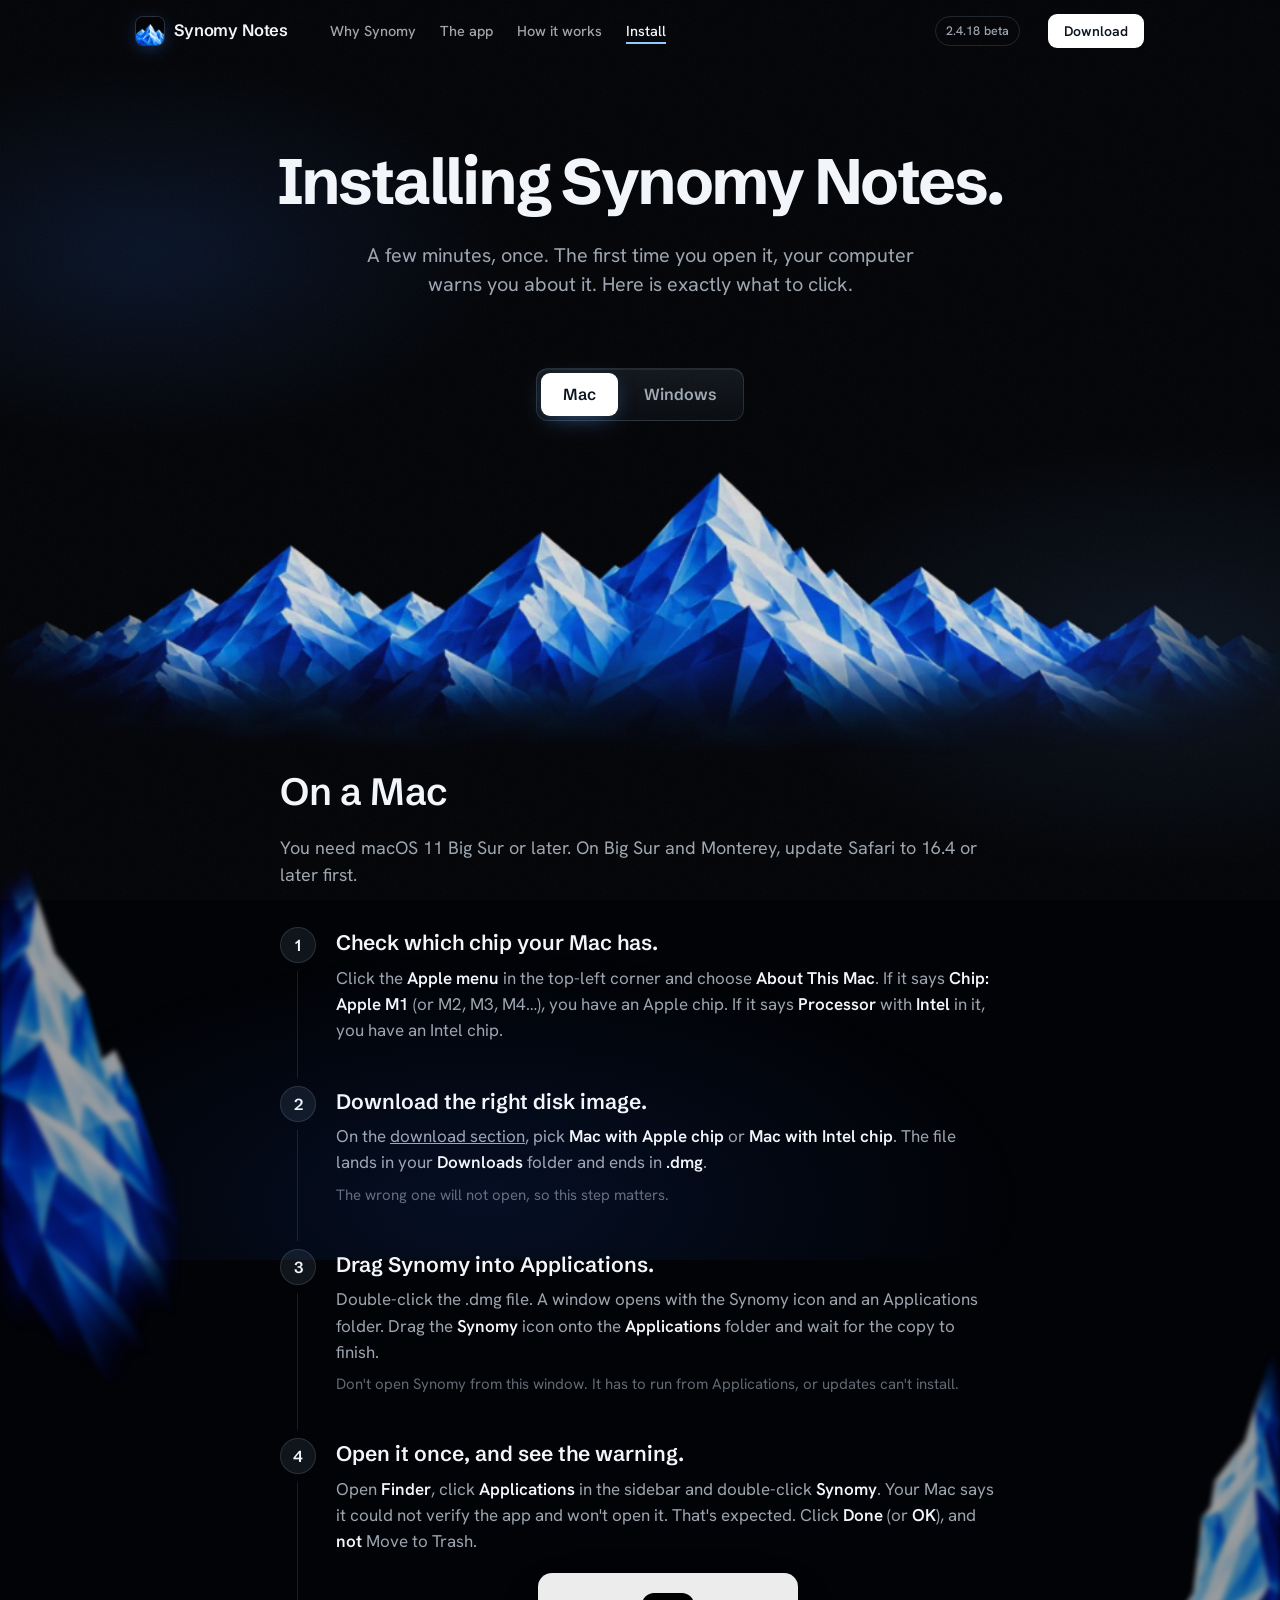
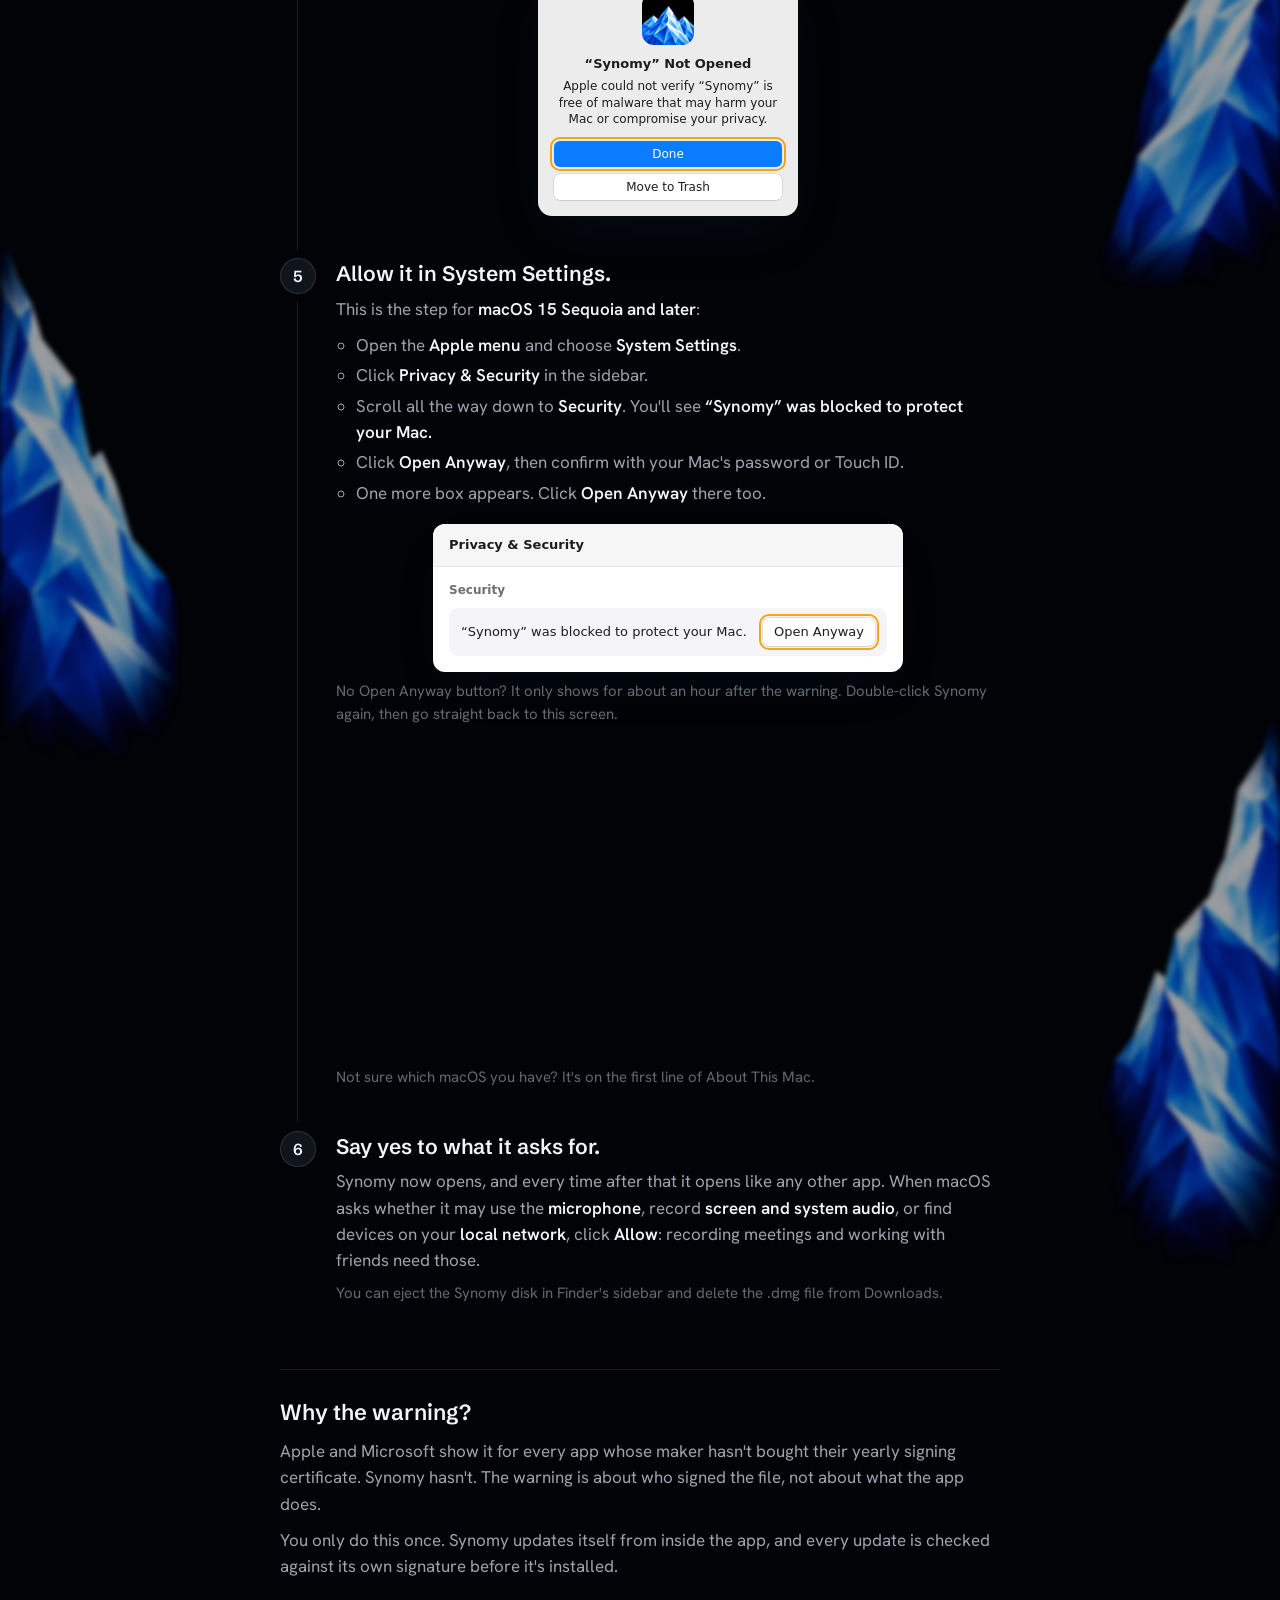
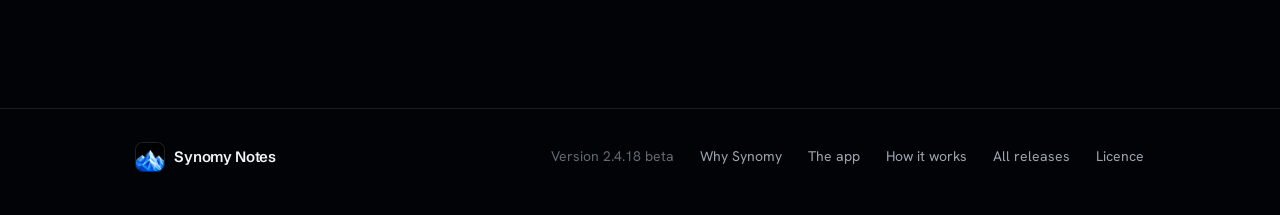
<file: install.html>
<!doctype html>
<html lang="en">
<head>
<meta charset="utf-8">
<meta name="viewport" content="width=device-width, initial-scale=1">
<title>Install Synomy Notes on Mac or Windows</title>
<meta name="description" content="Step by step: how to install Synomy Notes on a Mac or a Windows PC, and how to get past the security warning the first time you open it.">

<meta property="og:title" content="Install Synomy Notes">
<meta property="og:description" content="Step by step on Mac and Windows, including the one warning you will see the first time.">
<meta property="og:image" content="https://larslagauw.github.io/synomy-releases/assets/og.png">
<meta property="og:image:width" content="1200">
<meta property="og:image:height" content="630">
<meta name="twitter:image" content="https://larslagauw.github.io/synomy-releases/assets/og.png">
<meta property="og:type" content="website">
<meta name="twitter:card" content="summary_large_image">
<meta name="theme-color" content="#1a7fd0">

<link rel="icon" href="assets/favicon.png" type="image/png">
<link rel="apple-touch-icon" href="assets/apple-touch-icon.png">

<link rel="preconnect" href="https://fonts.googleapis.com">
<link rel="preconnect" href="https://fonts.gstatic.com" crossorigin>
<link href="https://fonts.googleapis.com/css2?family=Schibsted+Grotesk:wght@500;600;700&family=Hanken+Grotesk:wght@400;500;600&display=swap" rel="stylesheet">
<link rel="stylesheet" href="assets/site.css">
<script>document.documentElement.className += ' js';</script>

<style>
.hero.plain { color: var(--ink); padding-top: 150px; padding-bottom: 0; min-height: 0; overflow: visible; }
/* A low ridge under the switch, the first steps starting in its mist. */
.hero.plain .range { --range-w: min(1300px, 120vw); --range-top: clamp(28px, 4vw, 52px); margin-bottom: calc(min(1300px, 120vw) * -.07); opacity: .85; }
@media (max-width: 640px) { .hero.plain .range { --range-w: 190vw; } }
.hero.plain .hero-h { text-shadow: none; font-size: clamp(36px, 5.4vw, 64px); }
.hero.plain .hero-lede { color: var(--ink-2); text-shadow: none; }

/* ---- the Mac / Windows switch ---- */
.pick { display: inline-flex; gap: 4px; padding: 4px; margin-top: 34px; border-radius: 12px; }
.pick button {
  border: 0; background: transparent; cursor: pointer; padding: 9px 22px; border-radius: 9px;
  font-family: var(--display); font-weight: 600; font-size: 16px; color: var(--ink-2);
}
.pick button[aria-selected="true"] { background: #fff; color: #06101c; box-shadow: 0 6px 24px -8px rgba(90, 166, 255, .6); }
/* Without script both guides show, one after the other. */
.js .guide[hidden] { display: none; }

/* ---- the steps ---- */
.guide { max-width: 720px; margin: 0 auto; padding: clamp(56px, 7vw, 90px) 0 0; }
.guide > h2 { font-size: clamp(28px, 3.2vw, 38px); letter-spacing: -.01em; }
.guide > .intro { margin-top: 12px; color: var(--ink-2); font-size: 18px; }
.steps { list-style: none; margin: 40px 0 0; padding: 0; counter-reset: s; }
.steps > li { counter-increment: s; position: relative; padding: 0 0 44px 56px; }
.steps > li::before {
  content: counter(s); position: absolute; left: 0; top: -2px;
  width: 34px; height: 34px; border-radius: 50%; display: grid; place-items: center;
  background: var(--frost-2); color: var(--ink); border: 1px solid var(--rim); font: 600 16px/1 var(--display);
}
.steps > li:not(:last-child)::after {
  content: ''; position: absolute; left: 16.5px; top: 42px; bottom: 10px; width: 1px; background: var(--line);
}
.steps h3 { font-size: 21px; line-height: 1.3; }
.steps p { margin-top: 8px; color: var(--ink-2); }
.steps p b, .steps li li b { color: var(--ink); font-weight: 600; }
.steps ul { margin: 10px 0 0; padding-left: 20px; color: var(--ink-2); }
.steps ul li + li { margin-top: 4px; }
.aside { margin-top: 18px; padding: 16px 20px; border-radius: 14px; }
.aside h4 { margin: 0; font: 600 16px/1.4 var(--display); }
.aside p { margin-top: 6px; font-size: 16px; }
.tip { font-size: 15px; color: var(--ink-3) !important; }
.why { max-width: 720px; margin: 20px auto 0; padding: 26px 0 0; border-top: 1px solid var(--line); }
.why h2 { font-size: 22px; }
.why p { margin-top: 8px; color: var(--ink-2); }
.why p + p { margin-top: 10px; }
.done { padding-bottom: clamp(80px, 10vw, 130px); }

/* ---- drawings of what the screen shows, so the warning is recognised ---- */
.shot { margin-top: 18px; display: flex; justify-content: center; font-family: var(--ui); }
/* macOS alert */
.mac-alert {
  width: 260px; padding: 20px 16px 16px; border-radius: 14px; text-align: center;
  background: #ececec; box-shadow: 0 20px 50px -18px rgba(10, 30, 50, .45), 0 0 0 1px rgba(0, 0, 0, .08);
  font-size: 12px; line-height: 1.35; color: #1d1d1f;
}
.mac-alert img { width: 52px; height: 52px; margin: 0 auto 10px; border-radius: 12px; }
.mac-alert b { display: block; font-size: 13px; margin-bottom: 6px; }
.mac-alert .btns { display: grid; gap: 7px; margin-top: 14px; }
.mac-alert .btns.row { grid-template-columns: 1fr 1fr; }
.mac-alert span.k { padding: 5px 0; border-radius: 6px; background: #fff; box-shadow: 0 0 0 .5px rgba(0, 0, 0, .15), 0 1px 1px rgba(0, 0, 0, .06); }
.mac-alert span.k.def { background: #0a7cff; color: #fff; box-shadow: none; }
.hl { outline: 2.5px solid #f2a516; outline-offset: 2px; }
/* System Settings row */
.mac-pane {
  width: min(100%, 470px); border-radius: 12px; background: #fff; overflow: hidden;
  box-shadow: 0 20px 50px -22px rgba(10, 30, 50, .4), 0 0 0 1px rgba(0, 0, 0, .09); font-size: 13px; color: #1d1d1f;
}
.mac-pane .ttl { padding: 11px 16px; font-weight: 600; border-bottom: 1px solid #e5e5e5; background: #f6f6f6; }
.mac-pane .grp { padding: 14px 16px 16px; }
.mac-pane .lbl { font-weight: 600; font-size: 12px; color: #6e6e73; margin-bottom: 8px; }
.mac-pane .row { display: flex; align-items: center; gap: 12px; padding: 10px 12px; border-radius: 9px; background: #f5f5f7; }
.mac-pane .row span:first-child { flex: 1; }
.mac-pane .row .k { padding: 4px 11px; border-radius: 6px; background: #fff; box-shadow: 0 0 0 .5px rgba(0, 0, 0, .2), 0 1px 1px rgba(0, 0, 0, .06); white-space: nowrap; }
/* Finder context menu */
.mac-menu {
  width: 190px; padding: 5px; border-radius: 9px; background: #f2f2f2; font-size: 13px; color: #1d1d1f;
  box-shadow: 0 14px 40px -14px rgba(10, 30, 50, .45), 0 0 0 1px rgba(0, 0, 0, .1);
}
.mac-menu div { padding: 3px 10px; border-radius: 5px; }
.mac-menu div.on { background: #0a7cff; color: #fff; }
.mac-menu hr { border: 0; border-top: 1px solid #d8d8d8; margin: 4px 8px; }
/* Windows SmartScreen */
.smart {
  width: min(100%, 440px); padding: 22px 24px 18px; background: #0b62c4; color: #fff; font-size: 13px; line-height: 1.45;
  box-shadow: 0 20px 50px -22px rgba(10, 30, 50, .5); font-family: 'Segoe UI', var(--ui);
}
.smart .t { font-size: 22px; font-weight: 300; margin-bottom: 12px; }
.smart u { text-underline-offset: 2px; }
.smart .meta { margin-top: 12px; opacity: .92; }
.smart .btns { display: flex; justify-content: flex-end; gap: 8px; margin-top: 22px; }
.smart .btns span { padding: 5px 20px; border: 2px solid rgba(255, 255, 255, .9); }
.smart .btns span.def { background: transparent; }
@media (max-width: 560px) {
  .steps > li { padding-left: 46px; }
  .steps > li::before { width: 30px; height: 30px; font-size: 15px; }
  .steps > li:not(:last-child)::after { left: 14.5px; }
}
</style>
</head>
<body>
<div class="edges" aria-hidden="true"></div>

<header class="bar ink" id="bar">
  <div class="bar-in">
    <a class="mark" href="index.html">
      <img src="assets/icon.png" alt="" width="28" height="28">
      <span>Synomy Notes</span>
    </a>
    <nav class="nav" aria-label="Pages">
      <a href="index.html">Why Synomy</a>
      <a href="app.html">The app</a>
      <a href="how.html">How it works</a>
      <a class="here" href="install.html">Install</a>
    </nav>
    <div class="bar-sp"></div>
    <span class="ver" data-version>2.4.18 beta</span>
    <a class="btn btn-sm btn-bar" id="cta-bar" href="https://github.com/LarsLagauw/synomy-releases/releases/latest">Download</a>
  </div>
</header>

<main id="top" class="wrap">

  <section class="hero plain">
    <div class="hero-in">
      <h1 class="hero-h">Installing Synomy Notes.</h1>
      <p class="hero-lede">A few minutes, once. The first time you open it, your computer warns you about it. Here is exactly what to click.</p>
      <div class="pick" role="tablist" aria-label="Your computer">
        <button type="button" role="tab" id="tab-mac" aria-controls="mac" aria-selected="true">Mac</button>
        <button type="button" role="tab" id="tab-windows" aria-controls="windows" aria-selected="false">Windows</button>
      </div>
    </div>
    <img class="scene range" src="assets/range-ridge.webp" alt="" width="989" height="222">
  </section>

  <!-- ============================================================ Mac -->
  <section class="guide" id="mac" role="tabpanel" aria-labelledby="tab-mac">
    <h2>On a Mac</h2>
    <p class="intro">You need macOS 11 Big Sur or later. On Big Sur and Monterey, update Safari to 16.4 or later first.</p>

    <ol class="steps">
      <li>
        <h3>Check which chip your Mac has.</h3>
        <p>Click the <b>Apple menu</b> in the top-left corner and choose <b>About This Mac</b>. If it says <b>Chip: Apple M1</b> (or M2, M3, M4…), you have an Apple chip. If it says <b>Processor</b> with <b>Intel</b> in it, you have an Intel chip.</p>
      </li>
      <li>
        <h3>Download the right disk image.</h3>
        <p>On the <a href="app.html#download">download section</a>, pick <b>Mac with Apple chip</b> or <b>Mac with Intel chip</b>. The file lands in your <b>Downloads</b> folder and ends in <b>.dmg</b>.</p>
        <p class="tip">The wrong one will not open, so this step matters.</p>
      </li>
      <li>
        <h3>Drag Synomy into Applications.</h3>
        <p>Double-click the .dmg file. A window opens with the Synomy icon and an Applications folder. Drag the <b>Synomy</b> icon onto the <b>Applications</b> folder and wait for the copy to finish.</p>
        <p class="tip">Don't open Synomy from this window. It has to run from Applications, or updates can't install.</p>
      </li>
      <li>
        <h3>Open it once, and see the warning.</h3>
        <p>Open <b>Finder</b>, click <b>Applications</b> in the sidebar and double-click <b>Synomy</b>. Your Mac says it could not verify the app and won't open it. That's expected. Click <b>Done</b> (or <b>OK</b>), and <b>not</b> Move to Trash.</p>
        <div class="shot" aria-hidden="true">
          <div class="mac-alert">
            <img src="assets/icon.png" alt="">
            <b>“Synomy” Not Opened</b>
            Apple could not verify “Synomy” is free of malware that may harm your Mac or compromise your privacy.
            <div class="btns"><span class="k def hl">Done</span><span class="k">Move to Trash</span></div>
          </div>
        </div>
      </li>
      <li>
        <h3>Allow it in System Settings.</h3>
        <p>This is the step for <b>macOS 15 Sequoia and later</b>:</p>
        <ul>
          <li>Open the <b>Apple menu</b> and choose <b>System Settings</b>.</li>
          <li>Click <b>Privacy &amp; Security</b> in the sidebar.</li>
          <li>Scroll all the way down to <b>Security</b>. You'll see <b>“Synomy” was blocked to protect your Mac.</b></li>
          <li>Click <b>Open Anyway</b>, then confirm with your Mac's password or Touch ID.</li>
          <li>One more box appears. Click <b>Open Anyway</b> there too.</li>
        </ul>
        <div class="shot" aria-hidden="true">
          <div class="mac-pane">
            <div class="ttl">Privacy &amp; Security</div>
            <div class="grp">
              <div class="lbl">Security</div>
              <div class="row"><span>“Synomy” was blocked to protect your Mac.</span><span class="k hl">Open Anyway</span></div>
            </div>
          </div>
        </div>
        <p class="tip">No Open Anyway button? It only shows for about an hour after the warning. Double-click Synomy again, then go straight back to this screen.</p>

        <div class="aside">
          <h4>On macOS 14 Sonoma or earlier, it's quicker</h4>
          <p>In <b>Applications</b>, hold <b>Control</b> and click <b>Synomy</b> (or right-click it). Choose <b>Open</b> from the menu, then click <b>Open</b> in the box that appears. The System Settings route above works too.</p>
          <div class="shot" aria-hidden="true">
            <div class="mac-menu"><div class="on">Open</div><div>Show Package Contents</div><hr><div>Move to Trash</div><hr><div>Get Info</div><div>Rename</div></div>
          </div>
        </div>
        <p class="tip">Not sure which macOS you have? It's on the first line of About This Mac.</p>
      </li>
      <li>
        <h3>Say yes to what it asks for.</h3>
        <p>Synomy now opens, and every time after that it opens like any other app. When macOS asks whether it may use the <b>microphone</b>, record <b>screen and system audio</b>, or find devices on your <b>local network</b>, click <b>Allow</b>: recording meetings and working with friends need those.</p>
        <p class="tip">You can eject the Synomy disk in Finder's sidebar and delete the .dmg file from Downloads.</p>
      </li>
    </ol>
  </section>

  <!-- ============================================================ Windows -->
  <section class="guide" id="windows" role="tabpanel" aria-labelledby="tab-windows">
    <h2>On Windows</h2>
    <p class="intro">You need Windows 10 (version 2004 or later) or Windows 11. You don't need an administrator password.</p>

    <ol class="steps">
      <li>
        <h3>Download the installer.</h3>
        <p>On the <a href="app.html#download">download section</a>, pick <b>Windows</b>. The file lands in your <b>Downloads</b> folder and ends in <b>setup.exe</b>.</p>
      </li>
      <li>
        <h3>If your browser hesitates, keep the file.</h3>
        <p>Some browsers say the file <b>isn't commonly downloaded</b>. In <b>Microsoft Edge</b>: open the downloads list, hover over the file, click the <b>three dots (…)</b>, choose <b>Keep</b>, then <b>Show more</b> and <b>Keep anyway</b>. In <b>Chrome</b>, click <b>Keep</b> or <b>Download anyway</b>.</p>
      </li>
      <li>
        <h3>Open it, and see the blue warning.</h3>
        <p>Double-click the setup file. A blue box says <b>Windows protected your PC</b>, with only a Don't run button. That's expected. Click the small <b>More info</b> link under the text.</p>
        <div class="shot" aria-hidden="true">
          <div class="smart">
            <div class="t">Windows protected your PC</div>
            Microsoft Defender SmartScreen prevented an unrecognised app from starting. Running this app might put your PC at risk.<br>
            <u class="hl">More info</u>
            <div class="btns"><span>Don't run</span></div>
          </div>
        </div>
      </li>
      <li>
        <h3>Click Run anyway.</h3>
        <p>The box now shows the file's name and a second button. Click <b>Run anyway</b>.</p>
        <div class="shot" aria-hidden="true">
          <div class="smart">
            <div class="t">Windows protected your PC</div>
            Microsoft Defender SmartScreen prevented an unrecognised app from starting. Running this app might put your PC at risk.
            <div class="meta">App: Synomy-setup.exe<br>Publisher: Unknown publisher</div>
            <div class="btns"><span class="hl">Run anyway</span><span>Don't run</span></div>
          </div>
        </div>
      </li>
      <li>
        <h3>Click through the installer.</h3>
        <p>Keep the suggested folder, click <b>Install</b>, then <b>Finish</b>. On an older Windows 10 PC it may ask to fetch the <b>WebView2 Runtime</b> from Microsoft: click <b>Yes</b>, Synomy needs it to draw its window.</p>
      </li>
      <li>
        <h3>Open Synomy Notes.</h3>
        <p>It's in the <b>Start menu</b> as <b>Synomy Notes</b>. If Windows asks whether to allow it on your network, allow it on <b>private networks</b>, so your computers can find each other. Windows asks for the microphone the first time you record.</p>
      </li>
    </ol>

    <div class="aside">
      <h4>“This app has been blocked for your protection” and no Run anyway?</h4>
      <p>That's <b>Smart App Control</b>, which some new Windows 11 PCs have switched on. It blocks every app that hasn't paid for a Microsoft certificate and offers no button to continue. The only way past it is turning it off in <b>Windows Security › App &amp; browser control › Smart App Control</b>. Once off, Windows won't let you turn it back on without resetting the PC, so decide that for yourself.</p>
    </div>
  </section>

  <section class="why done">
    <h2>Why the warning?</h2>
    <p>Apple and Microsoft show it for every app whose maker hasn't bought their yearly signing certificate. Synomy hasn't. The warning is about who signed the file, not about what the app does.</p>
    <p>You only do this once. Synomy updates itself from inside the app, and every update is checked against its own signature before it's installed.</p>
  </section>

</main>

<footer class="foot">
  <div class="wrap foot-in">
    <a class="mark" href="index.html"><img src="assets/icon.png" alt="" width="28" height="28"><span>Synomy Notes</span></a>
    <span class="fsp"></span>
    <span>Version <span data-version>2.4.18 beta</span></span>
    <a href="index.html">Why Synomy</a>
    <a href="app.html">The app</a>
    <a href="how.html">How it works</a>
    <a href="https://github.com/LarsLagauw/synomy-releases/releases">All releases</a>
    <a href="https://github.com/LarsLagauw/synomy-releases/blob/main/EULA.md">Licence</a>
  </div>
</footer>

<script src="assets/site.js"></script>
<script>
/* The Mac / Windows switch. Opens on the visitor's own system, and #mac or
   #windows in the link wins, so "here's how" can point straight at one. */
(function () {
  var tabs = document.querySelectorAll('.pick button');
  function show(id) {
    for (var i = 0; i < tabs.length; i++) {
      var on = tabs[i].getAttribute('aria-controls') === id;
      tabs[i].setAttribute('aria-selected', on ? 'true' : 'false');
      document.getElementById(tabs[i].getAttribute('aria-controls')).hidden = !on;
    }
  }
  var want = location.hash.slice(1);
  if (want !== 'mac' && want !== 'windows') {
    want = /Win/i.test(navigator.platform || '') || /Windows/i.test(navigator.userAgent) ? 'windows' : 'mac';
  }
  show(want);
  for (var i = 0; i < tabs.length; i++) {
    tabs[i].addEventListener('click', function () {
      var id = this.getAttribute('aria-controls');
      show(id);
      if (history.replaceState) history.replaceState(null, '', '#' + id);
    });
  }
})();
</script>
</body>
</html>
</file>
<file: assets/site.css>
/* Synomy Notes — the site. One stylesheet for index.html and how.html.

   Two halves. The first is the page itself: type, the night, the bar, the range,
   the download card. The second is the mockup system: every picture of the app
   on these pages is HTML and CSS built from the app's own numbers (chrome.css,
   theme.css, editor.css), scaled with one unit — `--u`, one app pixel — so a
   window drawn at 1100 app pixels wide fits whatever column it is put in and
   still has a 44px bar, 28px chips and a 720px page at full size.

   `calc(var(--u) * n)` in the source is `calc(var(--u) * n)`; site.src.css is expanded into
   site.css by a one-line substitution (see site/README.md). */

/* The world: one night, all the way down. Every page sits on the same black,
   lit from below by the crystal range out of the icon, so moving between
   sections and pages never crosses a colour edge. Text is white on black;
   anything that holds controls is frosted ice over the dark. */
:root {
  --night: #020306;
  --ice: #8fc8ff;
  --ice-deep: #2f7bff;
  --frost: rgba(170, 210, 255, .055);
  --frost-2: rgba(170, 210, 255, .09);
  --rim: rgba(190, 225, 255, .14);

  /* The old light names, now pointing at the dark palette, so every rule that
     says "ink" or "cloud" follows without being rewritten. */
  --sky-900: #b9dcff;
  --sky-700: #8fc8ff;
  --sky-500: #5aa6ff;
  --sky-200: rgba(143, 200, 255, .16);
  --cloud: var(--frost);
  --cloud-2: rgba(170, 210, 255, .035);
  --white: #ffffff;

  --ink: #f2f6fb;
  --ink-2: rgba(222, 234, 248, .70);
  --ink-3: rgba(210, 226, 244, .46);
  --line: rgba(190, 220, 255, .12);

  --display: 'Schibsted Grotesk', 'Helvetica Neue', Arial, sans-serif;
  --body: 'Hanken Grotesk', -apple-system, BlinkMacSystemFont, 'Segoe UI', Roboto, sans-serif;
  /* The app's own face is the system's: SF on a Mac, Segoe on Windows, Inter
     where neither exists. The mockups use the same stack so a visitor sees the
     app the way it would look on their own computer. */
  --ui: -apple-system, BlinkMacSystemFont, 'Segoe UI Variable Display', 'Segoe UI', Inter, system-ui, sans-serif;

  --gut: clamp(20px, 5vw, 56px);
  --measure: 1120px;
  --ease: cubic-bezier(.2, .7, .2, 1);
  color-scheme: dark;
}

* { box-sizing: border-box; }
html { scroll-behavior: smooth; -webkit-text-size-adjust: 100%; background: var(--night); }
@media (prefers-reduced-motion: reduce) { html { scroll-behavior: auto; } }

body {
  margin: 0;
  background: transparent;
  color: var(--ink);
  font-family: var(--body);
  font-size: 17px;
  line-height: 1.55;
  -webkit-font-smoothing: antialiased;
  overflow-x: hidden;
  position: relative;
  isolation: isolate;
}
/* The air: a few cold glows, fixed to the window and climbing slowly as the page
   scrolls (site.js writes --p, 0 at the top and 1 at the end), so going down the
   page feels like moving through one place rather than past bands of colour. */
body::before {
  content: ""; position: fixed; left: -10vw; right: -10vw; top: -20vh; height: 160vh; z-index: -2; pointer-events: none;
  background:
    radial-gradient(40vw 30vh at 18% 30%, rgba(47, 123, 255, .13), transparent 70%),
    radial-gradient(46vw 34vh at 84% 58%, rgba(90, 166, 255, .10), transparent 70%),
    radial-gradient(60vw 40vh at 40% 96%, rgba(30, 90, 220, .14), transparent 70%);
  transform: translate3d(0, calc(var(--p, 0) * -40vh), 0);
}
/* Grain, so the gradients on black do not band. */
body::after {
  content: ""; position: fixed; inset: 0; z-index: 60; pointer-events: none; opacity: .05; mix-blend-mode: screen;
  background-image: url("data:image/svg+xml,%3Csvg xmlns='http://www.w3.org/2000/svg' width='160' height='160'%3E%3Cfilter id='n'%3E%3CfeTurbulence type='fractalNoise' baseFrequency='.9' numOctaves='2' stitchTiles='stitch'/%3E%3C/filter%3E%3Crect width='100%25' height='100%25' filter='url(%23n)'/%3E%3C/svg%3E");
}
img { max-width: 100%; display: block; }
a { color: inherit; }
p { margin: 0; }
h1, h2, h3 { margin: 0; font-family: var(--display); font-weight: 600; }
button { font: inherit; color: inherit; }
::selection { background: rgba(143, 200, 255, .32); color: #fff; }

:focus-visible { outline: 2px solid var(--ice); outline-offset: 3px; border-radius: 6px; }

.wrap { width: 100%; max-width: var(--measure); margin-inline: auto; padding-inline: var(--gut); }

/* Frosted ice: the one surface on these pages. */
.glass, .why-card, .skycard, .plats, .pop, .aside, .pick {
  background: linear-gradient(180deg, rgba(170, 210, 255, .085), rgba(170, 210, 255, .03));
  border: 1px solid var(--rim);
  box-shadow: inset 0 1px 0 rgba(255, 255, 255, .07), 0 40px 90px -50px rgba(0, 0, 0, .9);
  -webkit-backdrop-filter: blur(26px) saturate(150%);
  backdrop-filter: blur(26px) saturate(150%);
}

/* Reveal on scroll: a thing arrives out of the haze, not just up from below.
   Only when scripting is on, so nothing is ever hidden without it. */
.js .rv {
  opacity: 0;
  transform: translateY(26px);
  filter: blur(8px);
  transition: opacity 1s var(--ease), transform 1s var(--ease), filter 1s var(--ease);
  transition-delay: var(--d, 0ms);
}
.js .rv.is-in { opacity: 1; transform: none; filter: none; }
@media (prefers-reduced-motion: reduce) {
  .js .rv { opacity: 1; transform: none; filter: none; transition: none; }
}

/* Everything that loops is stilled while its section is off screen. */
.pz, .pz *, .pz *::before, .pz *::after { animation-play-state: paused !important; }

/* ---------------------------------------------------------------- Bar */
.bar {
  position: fixed; top: 0; left: 0; right: 0; z-index: 50;
  color: var(--ink);
  transition: background-color .35s ease, border-color .35s ease;
  border-bottom: 1px solid transparent;
}
.bar.is-stuck {
  background: rgba(3, 5, 9, .52);
  -webkit-backdrop-filter: blur(22px) saturate(160%);
  backdrop-filter: blur(22px) saturate(160%);
  border-bottom-color: var(--line);
}
.bar-in {
  display: flex; align-items: center; gap: 28px;
  height: 62px; max-width: var(--measure); margin-inline: auto; padding-inline: var(--gut);
}
.mark { display: flex; align-items: center; gap: 10px; text-decoration: none; }
.mark img { width: 28px; height: 28px; border-radius: 7px; box-shadow: 0 0 0 1px rgba(190, 225, 255, .16), 0 4px 18px -4px rgba(47, 123, 255, .55); }
.mark span { font-family: var(--display); font-weight: 600; font-size: 16.5px; letter-spacing: -.01em; }
.nav { display: flex; gap: 24px; margin-left: 14px; }
.nav a {
  font-size: 14.5px; font-weight: 500; text-decoration: none; opacity: .66;
  transition: opacity .2s ease; white-space: nowrap;
}
.nav a:hover, .nav a.here { opacity: 1; }
.nav a.here { text-decoration: underline; text-underline-offset: 6px; text-decoration-thickness: 1.5px; text-decoration-color: var(--ice); }
.bar-sp { flex: 1; }
.ver {
  font-size: 12.5px; font-weight: 500; letter-spacing: .01em; color: var(--ink-2);
  padding: 4px 10px; border-radius: 999px; border: 1px solid var(--rim);
  white-space: nowrap;
}
.bar .btn-bar {
  opacity: 0; transform: translateY(-3px); pointer-events: none;
  transition: opacity .3s ease, transform .3s ease;
}
.bar.is-stuck .btn-bar, .bar.ink .btn-bar { opacity: 1; transform: none; pointer-events: auto; }

/* ---------------------------------------------------------------- Buttons */
.btn {
  display: inline-flex; align-items: center; gap: 9px;
  font-family: var(--body); font-weight: 600; font-size: 16px; line-height: 1;
  text-decoration: none; padding: 16px 24px; border-radius: 12px;
  border: 1px solid transparent; cursor: pointer;
  transition: transform .2s var(--ease), box-shadow .3s var(--ease), background-color .2s ease, color .2s ease;
}
.btn svg { width: 16px; height: 16px; flex: none; }
.btn:hover { transform: translateY(-1px); }
.btn:active { transform: translateY(0); }
/* The one bright thing on a page: white ice, catching blue light underneath. */
.btn-light { background: #fff; color: #06101c; box-shadow: 0 10px 40px -12px rgba(90, 166, 255, .65); }
.btn-light:hover { box-shadow: 0 14px 50px -10px rgba(90, 166, 255, .85); }
.btn-ink { background: #fff; color: #06101c; }
.btn-ink:hover { background: #e6f1ff; }
.btn-sky { background: var(--ice-deep); color: #fff; }
.btn-sky:hover { background: #4b8eff; }
.btn-ghost { background: transparent; color: var(--ink); border-color: var(--rim); }
.btn-ghost:hover { border-color: rgba(190, 225, 255, .4); }
.btn-sm { padding: 9px 15px; font-size: 14px; border-radius: 9px; }
.bar .btn-bar { background: #fff; color: #06101c; box-shadow: none; }
.btn-text {
  font-weight: 500; text-decoration: underline; text-underline-offset: 4px; text-decoration-thickness: 1px;
  text-decoration-color: rgba(255, 255, 255, .4); color: var(--ink);
}
.btn-text:hover { text-decoration-color: currentColor; }
.more {
  display: inline-flex; align-items: center; gap: 6px; font-weight: 600; color: var(--ice);
  text-decoration: none; margin-top: 18px; font-size: 16.5px;
}
.more svg { width: 14px; height: 14px; transition: transform .2s var(--ease); }
.more:hover svg { transform: translateX(3px); }
@media (prefers-reduced-motion: reduce) { .btn, .btn:hover { transform: none; } }

/* ---------------------------------------------------------------- The scenes
   Every picture of the world is art from the image model that drew the icon
   (site/art/), cut by tools/cut-art.py into pieces whose black is transparent,
   so a scene lies on the night with no box around it. A scene is an
   <img class="scene">; the section it stands in decides where it goes. */
.hero {
  position: relative; isolation: isolate;
  /* Clipped at the sides only: the range sinks past the foot of the hero as the
     page moves, and a clip there would draw a line across the night. */
  overflow: hidden; overflow: clip visible;
  background: transparent; color: var(--ink);
  padding-top: 128px;
}
/* The glow behind the range, gone before the foot of the section, and the night
   above it. Neither paints the foot: anything opaque there would hide the ice
   at the edges behind a straight line. */
.sky {
  position: absolute; inset: 0; z-index: -4; pointer-events: none;
  background: radial-gradient(70% 55% at 50% 78%, rgba(40, 110, 255, .30), transparent 72%);
  -webkit-mask-image: linear-gradient(180deg, #000 55%, transparent);
  mask-image: linear-gradient(180deg, #000 55%, transparent);
}
.sky-tint {
  position: absolute; inset: 0; z-index: -2; pointer-events: none;
  background: linear-gradient(180deg, var(--night) 0%, rgba(2, 3, 6, .6) 16%, rgba(2, 3, 6, 0) 34%);
}
.scene {
  display: block; max-width: none; height: auto; pointer-events: none; user-select: none;
  /* A piece is cut square to the art; its sides dissolve here, so no screen is
     wide enough to show where a picture stops. */
  -webkit-mask-image: linear-gradient(90deg, transparent, #000 16%, #000 84%, transparent);
  mask-image: linear-gradient(90deg, transparent, #000 16%, #000 84%, transparent);
}
/* The range under a hero: in the flow under the type, wider than the window,
   sinking slower than the page once it starts to move. */
.hero .range {
  position: relative; z-index: -3;
  /* The sides, and the foot, which melts into the chapter below. */
  -webkit-mask-image: linear-gradient(90deg, transparent, #000 16%, #000 84%, transparent), linear-gradient(180deg, #000 62%, transparent);
  -webkit-mask-composite: source-in;
  mask-image: linear-gradient(90deg, transparent, #000 16%, #000 84%, transparent), linear-gradient(180deg, #000 62%, transparent);
  mask-composite: intersect;
  width: var(--range-w, min(1600px, 112vw));
  margin: var(--range-top, 0) 0 0 50%;
  transform: translate3d(-50%, calc(var(--sy, 0) * .2px), 0);
  animation: scenein 2.2s var(--ease) .1s both;
  will-change: transform;
}
@keyframes scenein { from { opacity: 0; filter: blur(16px); } }

/* Ice at the edges: tall cliffs of crystal at both sides of the window, out of
   focus and moving slower than the page, so going down it is passing them.
   Not on a phone, which has no sides to put them on. */
.edges {
  --edge-w: clamp(150px, 15vw, 260px);
  position: fixed; left: 0; right: 0; top: 0; height: 330vh; z-index: -1; pointer-events: none;
  background:
    url("edge-l1.webp") left -1vw top 96vh / var(--edge-w) auto no-repeat,
    url("edge-r1.webp") right -1vw top 150vh / var(--edge-w) auto no-repeat,
    url("edge-l2.webp") left -1vw top 205vh / var(--edge-w) auto no-repeat,
    url("edge-r2.webp") right -1vw top 258vh / var(--edge-w) auto no-repeat;
  filter: blur(2.5px);
  opacity: .62;
  transform: translate3d(0, calc(var(--p, 0) * -230vh), 0);
}
@media (max-width: 760px) { .edges { display: none; } }

/* A passage between two chapters: a scene the page goes through, coming
   closer while it crosses the window (site.js writes --e). */
.interlude { position: relative; margin-top: clamp(40px, 6vw, 90px); pointer-events: none; overflow: hidden; overflow: clip visible; }
.interlude .scene {
  width: min(1500px, 124vw); margin-left: 50%;
  transform: translate3d(-50%, 0, 0) scale(calc(.9 + var(--e, .5) * .34));
  -webkit-mask-image: radial-gradient(closest-side, #000 42%, transparent);
  mask-image: radial-gradient(closest-side, #000 42%, transparent);
}

/* A crystal over a feature's headline, hanging in the air of the place. */
.emblem {
  display: block; width: auto; height: clamp(104px, 11vw, 158px); margin: 0 auto clamp(16px, 2vw, 26px);
  animation: hang 7s ease-in-out infinite alternate;
}
@keyframes hang { to { translate: 0 -9px; } }

.hero-in { position: relative; text-align: center; }
.hero-icon {
  width: 96px; height: 96px; margin: 0 auto 26px; border-radius: 22px;
  box-shadow: 0 0 0 1px rgba(190, 225, 255, .18), 0 24px 60px -18px rgba(47, 123, 255, .75);
  animation: rise .9s var(--ease) both;
}
h1.hero-h {
  font-size: clamp(38px, 6vw, 76px);
  line-height: .98; letter-spacing: -.035em; font-weight: 700;
  max-width: 26ch; margin: 0 auto 28px;
}
/* White at the top of a letter, ice at its foot: the type stands in the same
   light as the range. */
h1.hero-h span {
  display: block; animation: rise .9s var(--ease) both;
  background: linear-gradient(180deg, #ffffff 35%, #b8dcff 100%);
  -webkit-background-clip: text; background-clip: text; color: transparent;
}
h1.hero-h span:nth-child(2) { animation-delay: .07s; }
h1.hero-h span:nth-child(3) { animation-delay: .14s; }
.hero-lede {
  font-size: clamp(17px, 1.55vw, 20px); line-height: 1.5;
  color: var(--ink-2); max-width: 50ch; margin: 0 auto 34px;
  animation: rise .9s var(--ease) .16s both;
}
.hero-cta {
  display: flex; flex-wrap: wrap; justify-content: center; align-items: center; gap: 14px 22px;
  animation: rise .9s var(--ease) .26s both;
}
.hero-meta {
  display: block; margin-top: 18px; font-size: 13.5px; color: var(--ink-3);
  animation: rise .9s var(--ease) .32s both;
  min-height: 1.4em;
}
@keyframes rise {
  from { opacity: 0; transform: translateY(18px); filter: blur(6px); }
  to   { opacity: 1; transform: none; filter: none; }
}
.hero-shot {
  position: relative; margin: clamp(36px, 4vw, 52px) auto 0;
  max-width: 1100px; padding-inline: var(--gut);
}
.shot-move {
  transform-origin: 50% 0;
  animation: shotin 1.2s var(--ease) .2s both;
  will-change: transform;
}
@keyframes shotin {
  from { opacity: 0; transform: translateY(90px) scale(.95); }
  to   { opacity: 1; }
}
.shot-fade {
  position: absolute; left: calc(50% - 50vw); right: calc(50% - 50vw); bottom: -2px; height: 46%; z-index: 3; pointer-events: none;
  background: linear-gradient(180deg, rgba(2, 3, 6, 0), var(--night) 82%);
}
.hero-tail { height: clamp(40px, 6vw, 90px); }
@media (prefers-reduced-motion: reduce) {
  .scene, .emblem, .hero-icon, h1.hero-h span, .hero-lede, .hero-cta, .hero-meta, .shot-move { animation: none; }
  .hero .range { transform: translate3d(-50%, 0, 0); }
  .edges { transform: none; }
  .shot-move { transform: none; }
  .shot-fade { opacity: .55; }
}

/* ---------------------------------------------------------------- Sections */
.sec { padding-top: clamp(96px, 12vw, 156px); }
.txt h2 {
  font-size: clamp(31px, 3.7vw, 48px); line-height: 1.04; letter-spacing: -.03em;
  margin-bottom: 22px; text-wrap: balance; max-width: 18ch;
}
.txt p { font-size: clamp(17px, 1.35vw, 19px); line-height: 1.6; color: var(--ink-2); max-width: 46ch; }
.txt p + p { margin-top: 14px; }
.vis { position: relative; min-width: 0; container-type: inline-size; }

/* A section stacked: what it is, then the picture of it, full width. The text
   never runs taller than the window beside it, because there is no beside. */
.stack { display: grid; justify-items: center; text-align: center; gap: clamp(30px, 4.5vw, 58px); }
.stack .txt { max-width: 64ch; }
.stack .txt h2 { max-width: 20ch; margin-inline: auto; }
.stack .txt p { max-width: 56ch; margin-inline: auto; }
.stack .vis { width: 100%; text-align: left; }
.stack .vis .app { margin-inline: auto; }
.centre { text-align: center; }
.centre h2, .centre p { margin-inline: auto; }
.centre .txt h2 { max-width: 24ch; }
.centre .txt p { max-width: 58ch; }

/* A band used to be a lighter stripe. On the night it is only a pool of light
   behind its content, with no edge to cross. */
.band {
  position: relative;
  margin-top: clamp(96px, 12vw, 156px);
  padding: clamp(80px, 9vw, 130px) 0 clamp(72px, 8vw, 110px);
}
.band::before, .next::before {
  content: ""; position: absolute; inset: 0; z-index: -1; pointer-events: none;
  background: radial-gradient(60% 50% at 50% 50%, rgba(47, 123, 255, .10), transparent 75%);
}

/* ---------------------------------------------------------------- Chapters
   index.html and how.html: a large statement on the left, one sentence on the
   right, one plain picture underneath at full width. */
.ch { padding-top: clamp(104px, 13vw, 176px); }
.ch-head {
  display: grid; grid-template-columns: minmax(0, 7fr) minmax(0, 5fr);
  gap: clamp(24px, 4vw, 64px); align-items: end;
}
.ch-head h2 {
  font-size: clamp(36px, 5.2vw, 72px); line-height: .98; letter-spacing: -.04em; font-weight: 700;
  max-width: 15ch; text-wrap: balance;
}
.ch-head p { font-size: clamp(17.5px, 1.45vw, 21px); line-height: 1.5; color: var(--ink-2); max-width: 40ch; }
.ch-head p + p { margin-top: 12px; }
.ch-vis { margin-top: clamp(44px, 6vw, 88px); }
.ch-fine { margin-top: 26px; font-size: 15px; color: var(--ink-3); max-width: 60ch; }
.ch-fine a { color: var(--ink-2); text-underline-offset: 4px; text-decoration-thickness: 1px; }

/* ---------------------------------------------------------------- Why it is different (teaser) */
.why { padding-top: clamp(96px, 12vw, 156px); }
.why-card {
  position: relative; overflow: hidden; border-radius: 28px;
  padding: clamp(40px, 5.5vw, 76px);
  display: grid; grid-template-columns: minmax(0, 6fr) minmax(0, 7fr); gap: clamp(32px, 5vw, 72px); align-items: center;
}
.why-card h2 { font-size: clamp(32px, 4.2vw, 54px); line-height: 1.02; letter-spacing: -.035em; font-weight: 700; margin-bottom: 20px; text-wrap: balance; }
.why-card .lede { font-size: clamp(16.5px, 1.35vw, 19px); line-height: 1.55; color: var(--ink-2); max-width: 44ch; margin-bottom: 28px; }
.why-list { list-style: none; margin: 0; padding: 0; display: grid; gap: 14px; }
.why-list li {
  display: grid; grid-template-columns: 44px 1fr; gap: 16px; align-items: start;
  background: var(--frost); border: 1px solid var(--line); border-radius: 16px; padding: 16px 18px;
}
.why-list .g { width: 44px; height: 44px; border-radius: 12px; background: var(--sky-200); color: var(--ice); display: grid; place-items: center; font-size: 20px; }
.why-list b { display: block; font-family: var(--display); font-weight: 600; font-size: 17.5px; margin-bottom: 3px; letter-spacing: -.01em; }
.why-list span { color: var(--ink-2); font-size: 15.5px; line-height: 1.5; }

/* ---------------------------------------------------------------- Everything, at a glance */
.all { padding-top: clamp(96px, 12vw, 156px); }
.all h2 { font-size: clamp(31px, 3.9vw, 50px); line-height: 1.04; letter-spacing: -.03em; max-width: 20ch; margin-bottom: 14px; }
.all > .wrap > p { font-size: clamp(17px, 1.35vw, 19px); color: var(--ink-2); max-width: 52ch; margin-bottom: 40px; }
.all-grid {
  display: grid; grid-template-columns: repeat(4, minmax(0, 1fr)); gap: 6px;
  margin: 0; padding: 0; list-style: none;
}
.feat {
  appearance: none; border: 1px solid transparent; background: transparent; text-align: left; cursor: pointer;
  display: grid; grid-template-columns: 40px 1fr; gap: 14px; align-items: start;
  padding: 18px 16px 18px 14px; border-radius: 16px;
  transition: background-color .25s ease, border-color .25s ease, transform .2s var(--ease);
  width: 100%;
}
.feat:hover { background: var(--frost); border-color: var(--line); }
.feat:active { transform: scale(.99); }
.feat .g {
  width: 40px; height: 40px; border-radius: 11px; display: grid; place-items: center;
  background: rgba(143, 200, 255, .10); color: var(--ice); font-size: 18px;
  box-shadow: inset 0 0 0 1px rgba(143, 200, 255, .14);
}
.feat b { display: block; font-family: var(--display); font-weight: 600; font-size: 17px; letter-spacing: -.01em; line-height: 1.25; margin-bottom: 4px; color: var(--ink); }
.feat span { display: block; font-size: 14.5px; line-height: 1.45; color: var(--ink-3); }
.feat .open { display: inline-block; margin-top: 8px; font-size: 13.5px; font-weight: 600; color: var(--ice); opacity: 0; transition: opacity .2s ease; }
.feat:hover .open, .feat:focus-visible .open { opacity: 1; }

/* The popup. A real <dialog>, so Escape, focus and the backdrop are the browser's. */
.pop {
  padding: 0; margin: auto;
  width: min(720px, calc(100vw - 32px)); max-height: min(86vh, 860px);
  border-radius: 24px; color: var(--ink);
  background: linear-gradient(180deg, rgba(22, 32, 48, .86), rgba(8, 12, 20, .9));
  overflow: hidden;
}
.pop::backdrop { background: rgba(1, 2, 5, .55); -webkit-backdrop-filter: blur(10px); backdrop-filter: blur(10px); }
.pop[open] { animation: popin .36s var(--ease) both; }
@keyframes popin { from { opacity: 0; transform: translateY(14px) scale(.985); filter: blur(6px); } to { opacity: 1; transform: none; filter: none; } }
.pop-in { padding: clamp(24px, 4vw, 44px); overflow: auto; max-height: min(86vh, 860px); }
.pop-head { display: flex; align-items: flex-start; gap: 18px; margin-bottom: 18px; }
.pop-head .g { flex: none; width: 56px; height: 56px; border-radius: 16px; background: rgba(143, 200, 255, .10); color: var(--ice); display: grid; place-items: center; font-size: 26px; box-shadow: inset 0 0 0 1px rgba(143, 200, 255, .14); }
.pop-head h3 { font-size: clamp(24px, 3vw, 32px); line-height: 1.08; letter-spacing: -.025em; font-weight: 700; text-wrap: balance; }
.pop-head .kicker { color: var(--ink-3); font-size: 15.5px; margin-top: 6px; }
.pop-body p { font-size: 16.5px; line-height: 1.6; color: var(--ink-2); }
.pop-body p + p { margin-top: 12px; }
.pop-body p b { color: var(--ink); font-weight: 600; }
.pop-body .facts {
  display: grid; grid-template-columns: repeat(auto-fit, minmax(150px, 1fr)); gap: 10px; margin: 20px 0 4px; padding: 0; list-style: none;
}
.pop-body .facts li { background: var(--frost); border: 1px solid var(--line); border-radius: 14px; padding: 14px 16px; }
.pop-body .facts b { display: block; font-family: var(--display); font-size: 22px; letter-spacing: -.02em; line-height: 1.1; color: var(--ink); }
.pop-body .facts span { display: block; font-size: 13.5px; color: var(--ink-3); margin-top: 4px; line-height: 1.4; }
.pop-body .fine { font-size: 14px; color: var(--ink-3); margin-top: 16px; }
.pop-body .fine a { color: var(--ice); }
.pop-x {
  position: absolute; top: 14px; right: 14px; width: 36px; height: 36px; border-radius: 50%;
  border: 0; background: rgba(190, 225, 255, .08); color: var(--ink-2); cursor: pointer; display: grid; place-items: center;
}
.pop-x:hover { background: rgba(190, 225, 255, .16); color: var(--ink); }
.pop-x svg { width: 14px; height: 14px; }
.pop-vis { margin: 22px 0 6px; }

/* ---------------------------------------------------------------- Download
   The foot of the range: the last card on a page is frosted ice over the lake,
   which shows sharp at its sides and as blurred light through it. */
.get { position: relative; overflow: hidden; padding: clamp(96px, 12vw, 156px) 0 clamp(56px, 7vw, 90px); }
.get > .lake {
  position: absolute; z-index: -1; left: 50%; top: 54%;
  width: min(1900px, 150vw);
  transform: translate3d(-50%, -50%, 0);
  -webkit-mask-image: radial-gradient(closest-side, #000 62%, transparent);
  mask-image: radial-gradient(closest-side, #000 62%, transparent);
}
.skycard {
  position: relative; overflow: hidden; isolation: isolate;
  border-radius: 28px; color: var(--ink);
  padding: clamp(40px, 5.5vw, 76px);
  display: grid; grid-template-columns: minmax(0, 6fr) minmax(0, 7fr); gap: clamp(32px, 5vw, 72px); align-items: center;
}
.skycard .sky { background: radial-gradient(80% 70% at 70% 110%, rgba(40, 110, 255, .36), transparent 70%); }
.skycard .sky-tint {
  background:
    linear-gradient(90deg, rgba(4, 7, 12, .82) 0%, rgba(4, 7, 12, .5) 46%, rgba(4, 7, 12, 0) 80%),
    linear-gradient(180deg, rgba(4, 7, 12, .5), rgba(4, 7, 12, 0) 40%);
}
.skycard h2 { font-size: clamp(34px, 4.4vw, 58px); line-height: 1; letter-spacing: -.035em; font-weight: 700; margin-bottom: 20px; }
.skycard .lede { font-size: clamp(16.5px, 1.35vw, 19px); line-height: 1.55; color: var(--ink-2); max-width: 40ch; margin-bottom: 30px; }
.skycard .req { margin-top: 22px; font-size: 13.5px; color: var(--ink-3); line-height: 1.6; max-width: 46ch; }
.skycard .req a { color: var(--ink-2); }
.plats { border-radius: 18px; overflow: hidden; background: rgba(6, 10, 18, .55); }
.plat {
  display: grid; grid-template-columns: 1fr auto; align-items: center; gap: 10px 18px;
  padding: 18px 22px; text-decoration: none;
  border-top: 1px solid var(--line); transition: background-color .2s ease;
}
.plat:first-child { border-top: 0; }
.plat:hover { background: rgba(170, 210, 255, .07); }
.plat .os { font-weight: 600; font-size: 16.5px; margin-bottom: 2px; line-height: 1.25; }
.plat .file { font-size: 13.5px; color: var(--ink-3); overflow-wrap: anywhere; }
.plat .go { font-weight: 600; font-size: 14.5px; color: var(--ice); white-space: nowrap; text-align: right; }
.plat .go b { display: block; font-weight: 500; font-size: 12.5px; color: var(--ink-3); margin-top: 3px; }
.plat .go b:empty { display: none; }
.plat.none .os, .plat.none .go { color: var(--ink-3); }

/* ---------------------------------------------------------------- Footer */
.foot { padding: 34px 0 44px; border-top: 1px solid var(--line); }
.foot-in {
  display: flex; flex-wrap: wrap; align-items: center; gap: 14px 26px;
  font-size: 14px; color: var(--ink-3);
}
.foot .mark { color: var(--ink); }
.foot .mark img { box-shadow: 0 0 0 1px rgba(190, 225, 255, .14); }
.foot .mark span { font-size: 15px; }
.foot .fsp { flex: 1; }
.foot a { color: var(--ink-2); text-decoration: none; }
.foot a:hover { color: var(--ink); text-decoration: underline; text-underline-offset: 3px; }

/* The app windows stay in the app's light theme, standing on the night with a
   rim of light rather than a shadow nobody sees. */
.app { box-shadow: 0 0 0 1px rgba(190, 225, 255, .12), 0 40px 120px -40px rgba(47, 123, 255, .45) !important; }

/* ================================================================ THE MOCKUP SYSTEM */

/* One unit. `--w` is the window's width in app pixels; the window fills its
   container and never grows past 1:1. */
.app {
  --w: 1100;
  --u: .8px;
  --a-text: #37352f;
  --a-sec: #787066;
  --a-faint: #b2ada4;
  --a-rule: rgba(55, 53, 47, .16);
  --a-hover: rgba(55, 53, 47, .055);
  --a-selected: rgba(46, 111, 218, .10);
  --a-accent: #2e6fda;
  --a-accent-wash: rgba(46, 111, 218, .12);
  --a-danger: #c1453f;
  --a-online: #2a9d5c;
  --a-code-bg: rgba(135, 131, 120, .15);
  --a-desk: #ffffff;
  --a-raised: #ffffff;
  --a-pane-edge: rgba(255, 255, 255, 0);
  --a-shadow: 0 1px 3px rgba(0, 0, 0, .10), 0 0 6px rgba(0, 0, 0, .05);

  position: relative;
  width: calc(var(--u) * var(--w));
  max-width: 100%;
  margin-inline: auto;
  font-family: var(--ui);
  font-size: calc(var(--u) * 13);
  line-height: 1.45;
  color: var(--a-text);
  background: var(--a-desk);
  border-radius: calc(var(--u) * 12);
  overflow: hidden;
  box-shadow: 0 30px 70px -30px rgba(10, 40, 70, .45), 0 2px 8px rgba(10, 40, 70, .06), 0 0 0 1px rgba(15, 29, 43, .09);
  text-align: left;
  -webkit-font-smoothing: antialiased;
  user-select: none;
}
@supports (width: 1cqw) {
  .app { --u: min(1px, calc(100cqw / var(--w))); }
}
.app.dark {
  --a-text: #e6e6e4;
  --a-sec: #9b9b98;
  --a-faint: #74767b;
  --a-rule: rgba(255, 255, 255, .14);
  --a-hover: rgba(255, 255, 255, .065);
  --a-selected: rgba(91, 149, 245, .18);
  --a-accent: #5b95f5;
  --a-accent-wash: rgba(91, 149, 245, .22);
  --a-danger: #e07a73;
  --a-online: #46c47c;
  --a-code-bg: rgba(135, 131, 120, .25);
  --a-desk: #27292c;
  --a-raised: #303236;
  --a-pane-edge: rgba(255, 255, 255, .10);
  color-scheme: dark;
}

/* The glyphs: SF Symbols from the app's own table, sized the way chrome.js sizes them. */
.g { display: inline-flex; align-items: center; justify-content: center; flex: none; color: inherit; }
.g svg { display: block; fill: currentColor; width: calc(var(--gw, 1) * 1em); height: calc(var(--gh, 1) * 1em); }

/* -- the bar: 44 tall, chips 28, 13pt medium, no bottom edge -- */
.a-bar {
  position: relative; height: calc(var(--u) * 44); display: flex; align-items: center; gap: calc(var(--u) * 2);
  padding: 0 calc(var(--u) * 10) 0 calc(var(--u) * 90); background: var(--a-desk); z-index: 3;
}
.app.win .a-bar { padding-left: calc(var(--u) * 10); }
.a-tl { position: absolute; left: calc(var(--u) * 15); top: 50%; transform: translateY(-50%); display: flex; gap: calc(var(--u) * 8); }
.a-tl i { width: calc(var(--u) * 12); height: calc(var(--u) * 12); border-radius: 50%; display: block; }
.a-tl i:nth-child(1) { background: #ff5f57; } .a-tl i:nth-child(2) { background: #febc2e; } .a-tl i:nth-child(3) { background: #28c840; }
.app.win .a-tl { display: none; }
.a-caps { display: none; }
.app.win .a-caps { display: flex; gap: calc(var(--u) * 18); margin-left: calc(var(--u) * 12); color: var(--a-sec); font-size: calc(var(--u) * 11); align-items: center; padding-right: calc(var(--u) * 6); }
.a-left, .a-right { display: flex; align-items: center; gap: calc(var(--u) * 2); min-width: 0; }
.a-right { margin-left: auto; }
.a-centre { position: absolute; inset: 0; display: flex; align-items: center; justify-content: center; pointer-events: none; }
.a-chip {
  appearance: none; border: 0; background: transparent; color: var(--a-sec);
  font: inherit; font-size: calc(var(--u) * 13); font-weight: 500; display: inline-flex; align-items: center; gap: calc(var(--u) * 5);
  height: calc(var(--u) * 28); padding: 0 calc(var(--u) * 10); border-radius: calc(var(--u) * 7); white-space: nowrap; cursor: default;
}
.a-chip.on, .a-chip.hover { background: var(--a-hover); color: var(--a-text); }
.a-chip.ico { padding: 0; width: calc(var(--u) * 28); justify-content: center; }
.a-chip .g { font-size: calc(var(--u) * 12); height: calc(var(--u) * 14); }
.a-chip.ico .g { font-size: calc(var(--u) * 14); height: calc(var(--u) * 16); }
.a-chip .hint { font-size: calc(var(--u) * 8); height: calc(var(--u) * 9); color: var(--a-faint); }
.a-chip.dis { color: var(--a-faint); }
.a-proj {
  display: inline-flex; align-items: center; gap: calc(var(--u) * 7); height: calc(var(--u) * 28); padding: 0 calc(var(--u) * 9) 0 calc(var(--u) * 5);
  border-radius: calc(var(--u) * 8); background: var(--a-hover); color: var(--a-text); font-weight: 600; font-size: calc(var(--u) * 13);
}
.a-proj .pg { width: calc(var(--u) * 20); height: calc(var(--u) * 20); border-radius: calc(var(--u) * 5); background: var(--a-accent-wash); color: var(--a-accent); font-size: calc(var(--u) * 11); display: grid; place-items: center; }
.a-proj .hint { font-size: calc(var(--u) * 8); height: calc(var(--u) * 9); color: var(--a-faint); margin-left: calc(var(--u) * -2); }
.a-proj.on { background: var(--a-selected); }
.a-proj.on .pg { background: var(--a-accent); color: #fff; }
.a-badge {
  position: absolute; top: calc(var(--u) * 1); right: calc(var(--u) * 1); min-width: calc(var(--u) * 15); height: calc(var(--u) * 15); padding: 0 calc(var(--u) * 4); border-radius: calc(var(--u) * 8);
  background: var(--a-accent); color: #fff; font-size: calc(var(--u) * 9.5); font-weight: 700; line-height: calc(var(--u) * 15); text-align: center;
  box-shadow: 0 0 0 calc(var(--u) * 2) var(--a-desk);
}
.a-chip { position: relative; }

/* -- the desk and panes -- */
.a-desk { position: relative; background: var(--a-desk); min-height: calc(var(--u) * 520); overflow: hidden; }
.a-desk.tiles { display: grid; grid-template-columns: 1fr 1fr; gap: calc(var(--u) * 10); padding: calc(var(--u) * 10); }
.a-pane {
  position: relative; background: var(--a-desk); overflow: hidden; min-width: 0;
}
.a-desk.tiles .a-pane { border-radius: calc(var(--u) * 8); box-shadow: var(--a-shadow), inset 0 0 0 1px var(--a-pane-edge); }
.a-pane.dim { opacity: .72; }
.a-ver { position: absolute; left: calc(var(--u) * 10); bottom: calc(var(--u) * 8); font-size: calc(var(--u) * 10); color: var(--a-faint); z-index: 4; font-variant-numeric: tabular-nums; }

/* -- the editor: theme.css, in app pixels -- */
.e-page { max-width: calc(var(--u) * 720); margin: 0 auto; padding: calc(var(--u) * 44) calc(var(--u) * 48) calc(var(--u) * 40); font-size: calc(var(--u) * 16); line-height: calc(var(--u) * 24); color: var(--a-text); }
.a-desk.tiles .e-page { padding: calc(var(--u) * 34) calc(var(--u) * 36) calc(var(--u) * 30); }
.e-title { font-size: calc(var(--u) * 36); line-height: calc(var(--u) * 40); font-weight: 700; letter-spacing: -.02em; margin: 0 0 calc(var(--u) * 12); }
.e-title.ph { color: var(--a-sec); opacity: .5; }
.e-byline { display: flex; align-items: center; gap: calc(var(--u) * 10); margin: 0 0 calc(var(--u) * 22); font-size: calc(var(--u) * 12); color: var(--a-sec); min-height: calc(var(--u) * 24); }
.e-faces { display: inline-flex; gap: calc(var(--u) * 4); }
.e-face {
  width: calc(var(--u) * 24); height: calc(var(--u) * 24); border-radius: calc(var(--u) * 6); display: inline-flex; align-items: center; justify-content: center;
  background: hsl(var(--hue, 210) 50% 74%); color: #20201e; font-size: calc(var(--u) * 11); font-weight: 600; line-height: 1; position: relative;
}
.e-face.on::after { content: ""; position: absolute; right: calc(var(--u) * -2); bottom: calc(var(--u) * -2); width: calc(var(--u) * 8); height: calc(var(--u) * 8); border-radius: 50%; background: var(--a-online); box-shadow: 0 0 0 calc(var(--u) * 2) var(--a-desk); }
.e-byline .word { color: var(--a-accent); font-weight: 500; }
.e-byline .dot { width: calc(var(--u) * 6); height: calc(var(--u) * 6); border-radius: 50%; background: var(--a-online); display: inline-block; }
.e-p { padding: calc(var(--u) * 6) 0; margin: 0; }
.e-p.sec { color: var(--a-sec); }
.e-h2 { font-size: calc(var(--u) * 22); line-height: calc(var(--u) * 28); font-weight: 700; letter-spacing: -.01em; margin: calc(var(--u) * 18) 0 0; padding: calc(var(--u) * 4) 0 calc(var(--u) * 3); }
.e-h3 { font-size: calc(var(--u) * 18); line-height: calc(var(--u) * 26); font-weight: 700; letter-spacing: -.01em; margin: calc(var(--u) * 16) 0 0; padding: calc(var(--u) * 3) 0 calc(var(--u) * 4); }
.e-ul { margin: 0; padding: calc(var(--u) * 4) 0 calc(var(--u) * 4) calc(var(--u) * 24); }
.e-ul li { padding: calc(var(--u) * 5) 0; }
.e-todo { list-style: none; margin: 0; padding: calc(var(--u) * 4) 0; }
.e-todo li { position: relative; padding: calc(var(--u) * 5) 0 calc(var(--u) * 5) calc(var(--u) * 28); }
.e-todo li::before {
  content: ""; position: absolute; left: 0; top: calc(var(--u) * 9); width: calc(var(--u) * 16.8); height: calc(var(--u) * 16.8);
  border: calc(var(--u) * 1.5) solid var(--a-sec); border-radius: calc(var(--u) * 4); box-sizing: border-box;
  transition: background-color .12s ease, border-color .12s ease;
}
.e-todo li.on { color: var(--a-sec); text-decoration: line-through; }
.e-todo li.on::before {
  background-color: var(--a-accent); border-color: var(--a-accent);
  background-image: url("data:image/svg+xml,%3Csvg xmlns='http://www.w3.org/2000/svg' viewBox='0 0 16 16'%3E%3Cpath fill='none' stroke='%23fff' stroke-width='2.2' stroke-linecap='round' stroke-linejoin='round' d='M3.5 8.4l3 3 6-6.6'/%3E%3C/svg%3E");
  background-size: 100% 100%;
}
.e-card {
  margin: calc(var(--u) * 10) 0; border: 1px solid rgba(55, 53, 47, .12); border-radius: calc(var(--u) * 14); padding: calc(var(--u) * 16) calc(var(--u) * 20);
  background: #fff; box-shadow: 0 1px 2px rgba(0, 0, 0, .04), 0 6px 18px rgba(0, 0, 0, .07); color: #24211d;
}
.e-card.blue { background: #b8ebff; border-color: color-mix(in srgb, #b8ebff 80%, #000); }
.e-card.yellow { background: #fff4ac; border-color: color-mix(in srgb, #fff4ac 80%, #000); }
.e-card.green { background: #d6f6ad; border-color: color-mix(in srgb, #d6f6ad 80%, #000); }
.e-card.pink { background: #ffcae8; border-color: color-mix(in srgb, #ffcae8 80%, #000); }
.e-card .t { font-weight: 700; font-size: calc(var(--u) * 17); line-height: calc(var(--u) * 24); }
.e-card p { margin: 0; }
.e-cols { display: flex; gap: calc(var(--u) * 64); margin: calc(var(--u) * 6) 0; align-items: flex-start; }
.e-cols > div { flex: 1 1 0; min-width: 0; }
.e-cols .e-h3 { margin-top: 0; }
.e-badge {
  display: block; margin: calc(var(--u) * 6) 0; padding: calc(var(--u) * 14) calc(var(--u) * 16); border: 1px solid #ebebeb; border-radius: calc(var(--u) * 8);
  background: rgba(0, 0, 0, .03); box-shadow: 0 0 4px rgba(0, 0, 0, .05);
}
.app.dark .e-badge { border-color: #292929; background: rgba(255, 255, 255, .045); }
.e-badge .t { font-weight: 600; display: flex; align-items: center; gap: calc(var(--u) * 6); font-size: calc(var(--u) * 15); }
.e-badge .t .g { font-size: calc(var(--u) * 13); opacity: .85; }
.e-badge .d { color: var(--a-sec); font-size: calc(var(--u) * 13); line-height: calc(var(--u) * 18); margin-top: calc(var(--u) * 2); }
.e-pre {
  margin: calc(var(--u) * 10) 0; padding: calc(var(--u) * 12) calc(var(--u) * 16); border-radius: calc(var(--u) * 8); font-family: "SF Mono", ui-monospace, Menlo, monospace; font-size: calc(var(--u) * 13.5); line-height: calc(var(--u) * 20);
  color: #1d3a5a; background: linear-gradient(180deg, #eef5fb 0%, #e4eef7 100%); border: .5px solid rgba(84, 138, 190, .28); white-space: pre; overflow: hidden;
}
.app.dark .e-pre { color: #d3e5f6; background: linear-gradient(180deg, #0c1a29, #0a1522); border-color: rgba(140, 196, 240, .16); }
.e-pre .k { color: #7c3aed; } .e-pre .s { color: #0f766e; } .e-pre .n { color: #b45309; }
.e-math { display: block; text-align: center; margin: calc(var(--u) * 14) 0; font-family: "Latin Modern Math", "STIX Two Math", "Cambria Math", "Times New Roman", serif; font-size: calc(var(--u) * 20); font-style: italic; }
.e-fig { margin: calc(var(--u) * 10) 0; border-radius: calc(var(--u) * 8); overflow: hidden; position: relative; }
.e-fig img { width: 100%; display: block; }
.e-hl { padding: calc(var(--u) * 2); margin: 0 calc(var(--u) * -2); border-radius: calc(var(--u) * 3); background: #ffe94d; color: #24211d; }
.e-cur { display: inline-block; width: calc(var(--u) * 2); height: calc(var(--u) * 20); background: var(--a-text); vertical-align: text-bottom; margin-left: 1px; animation: blink 1s steps(1) infinite; }
@keyframes blink { 50% { opacity: 0; } }

/* A remote caret and its name flag: the colour of the person, one colour everywhere. */
.e-caret { position: relative; display: inline-block; width: calc(var(--u) * 2); height: calc(var(--u) * 20); vertical-align: text-bottom; background: var(--c, #ff9ad5); margin-left: 1px; }
.e-caret::after {
  content: attr(data-n); position: absolute; left: 0; top: 100%; margin-top: calc(var(--u) * 2);
  background: var(--c, #ff9ad5); color: #24211d; font-size: calc(var(--u) * 10.5); font-weight: 600; line-height: 1;
  padding: calc(var(--u) * 3) calc(var(--u) * 6); border-radius: 0 calc(var(--u) * 5) calc(var(--u) * 5) calc(var(--u) * 5); white-space: nowrap; font-family: var(--ui);
}

/* -- the meeting box: theme.css .meeting-box -- */
.e-meet {
  margin: calc(var(--u) * 16) 0; padding: 0 calc(var(--u) * 20) calc(var(--u) * 18); border: 1px solid rgba(55, 53, 47, .12); border-radius: calc(var(--u) * 12);
  background: #fff; box-shadow: 0 1px 2px rgba(0, 0, 0, .02);
}
.app.dark .e-meet { background: rgba(255, 255, 255, .03); border-color: rgba(255, 255, 255, .12); }
.e-meet .mh { margin: 0 calc(var(--u) * -20) calc(var(--u) * 2); padding: calc(var(--u) * 16) calc(var(--u) * 20) calc(var(--u) * 14); border-bottom: 1px solid rgba(55, 53, 47, .09); display: flex; align-items: baseline; gap: calc(var(--u) * 8); flex-wrap: wrap; }
.app.dark .e-meet .mh { border-bottom-color: rgba(255, 255, 255, .09); }
.e-meet .mh b { font-weight: 700; font-size: calc(var(--u) * 17); }
.e-meet .mh span { color: var(--a-sec); font-size: calc(var(--u) * 15); }
.e-meet .mp { display: flex; align-items: center; gap: calc(var(--u) * 8); padding: calc(var(--u) * 12) 0 calc(var(--u) * 6); color: var(--a-sec); font-size: calc(var(--u) * 11); }
.e-meet .mp .play { width: calc(var(--u) * 26); height: calc(var(--u) * 26); border-radius: 50%; background: var(--a-code-bg); display: grid; place-items: center; color: var(--a-text); }
.e-meet .mp .play svg { width: calc(var(--u) * 11); height: calc(var(--u) * 11); }
.e-meet .mp .skip { width: calc(var(--u) * 14); height: calc(var(--u) * 14); color: var(--a-sec); }
.e-meet .mp .seek { flex: 1; height: calc(var(--u) * 3); border-radius: calc(var(--u) * 2); background: var(--a-rule); position: relative; }
.e-meet .mp .seek i { position: absolute; left: 0; top: 50%; width: var(--p, 12%); height: calc(var(--u) * 3); background: var(--a-sec); transform: translateY(-50%); border-radius: calc(var(--u) * 2); }
.e-meet .mp .seek i::after { content: ""; position: absolute; right: calc(var(--u) * -5); top: 50%; width: calc(var(--u) * 10); height: calc(var(--u) * 10); border-radius: 50%; background: var(--a-text); transform: translateY(-50%); }
.e-meet .mp .rate { border: 1px solid var(--a-rule); border-radius: calc(var(--u) * 5); padding: calc(var(--u) * 1) calc(var(--u) * 5); font-size: calc(var(--u) * 10.5); }
.e-meet .mt { display: flex; align-items: center; gap: calc(var(--u) * 6); padding: calc(var(--u) * 6) 0 calc(var(--u) * 2); }
.e-meet .tab { display: inline-flex; align-items: center; gap: calc(var(--u) * 5); padding: calc(var(--u) * 3) calc(var(--u) * 9); border-radius: calc(var(--u) * 999); font-size: calc(var(--u) * 12.5); color: var(--a-sec); border: 1px solid transparent; }
.e-meet .tab .g { font-size: calc(var(--u) * 11); }
.e-meet .tab.on { color: var(--a-accent); border-color: var(--a-accent); }
.e-meet .tb { margin: calc(var(--u) * 20) 0; }
.e-meet .tb:last-child { margin-bottom: 0; }
.e-meet .tb .th { display: flex; align-items: center; gap: calc(var(--u) * 7); margin-bottom: calc(var(--u) * 8); }
.e-meet .tb .av { width: calc(var(--u) * 18); height: calc(var(--u) * 18); border-radius: 50%; background: rgba(55, 53, 47, .08); color: var(--a-sec); font-size: calc(var(--u) * 10); font-weight: 600; display: inline-grid; place-items: center; }
.app.dark .e-meet .tb .av { background: rgba(255, 255, 255, .11); }
.e-meet .tb .nm { font-size: calc(var(--u) * 12); font-weight: 500; color: var(--a-sec); }
.e-meet .tb .ts { font-size: calc(var(--u) * 11); color: var(--a-faint); margin-left: calc(var(--u) * 2); }
.e-meet .tb p { margin: 0; padding-left: calc(var(--u) * 14); border-left: calc(var(--u) * 2) solid rgba(55, 53, 47, .16); font-size: calc(var(--u) * 15.5); line-height: 1.55; }
.app.dark .e-meet .tb p { border-left-color: rgba(255, 255, 255, .18); }

/* -- the meeting bar: the capsule at the bottom of the window -- */
.m-bar {
  position: absolute; left: 50%; bottom: calc(var(--u) * 18); transform: translateX(-50%); z-index: 9;
  min-width: calc(var(--u) * 340); max-width: calc(100% - calc(var(--u) * 32)); padding: calc(var(--u) * 8) calc(var(--u) * 14); border-radius: calc(var(--u) * 16);
  border: 1px solid var(--a-rule); background: var(--a-raised); box-shadow: 0 6px 24px rgba(0, 0, 0, .22);
  display: flex; align-items: center; gap: calc(var(--u) * 10); min-height: calc(var(--u) * 42); font-size: calc(var(--u) * 12); white-space: nowrap;
}
.m-rec { position: relative; width: calc(var(--u) * 9); height: calc(var(--u) * 9); border-radius: 50%; background: var(--a-danger); flex: none; }
.m-rec::before { content: ""; position: absolute; inset: calc(var(--u) * -3); border-radius: 50%; border: 1.5px solid var(--a-danger); animation: halo 1.8s ease-out infinite; }
@keyframes halo { 0% { transform: scale(.6); opacity: .8; } 70%, 100% { transform: scale(1.9); opacity: 0; } }
.m-clock { font-variant-numeric: tabular-nums; font-size: calc(var(--u) * 13); font-weight: 600; min-width: calc(var(--u) * 42); }
.m-meter { display: flex; align-items: center; gap: calc(var(--u) * 2); height: calc(var(--u) * 18); padding: 0 calc(var(--u) * 2); contain: layout paint; }
.m-meter i { display: block; width: calc(var(--u) * 2); min-height: calc(var(--u) * 2); height: var(--h, 40%); border-radius: 1px; background: var(--a-danger); }
.m-meter i.live { animation: meter 1.1s ease-in-out infinite alternate; animation-delay: calc(var(--i) * -.13s); }
@keyframes meter { from { height: 15%; } to { height: var(--h, 90%); } }
.m-lines { display: flex; flex-direction: column; gap: calc(var(--u) * 1); min-width: 0; }
.m-into { display: flex; align-items: center; gap: calc(var(--u) * 4); color: var(--a-text); font-size: calc(var(--u) * 12); }
.m-into .g { color: var(--a-accent); font-size: calc(var(--u) * 11); }
.m-sub { color: var(--a-faint); font-size: calc(var(--u) * 11); }
.m-gap { flex: 1; }
.m-btn { display: inline-flex; align-items: center; gap: calc(var(--u) * 6); padding: calc(var(--u) * 4) calc(var(--u) * 10); border-radius: calc(var(--u) * 8); border: 1px solid var(--a-rule); font-size: calc(var(--u) * 12); color: var(--a-text); }
.m-btn.danger { color: var(--a-danger); border-color: var(--a-danger); }
.m-btn .sq { width: calc(var(--u) * 8); height: calc(var(--u) * 8); border-radius: calc(var(--u) * 1.5); background: currentColor; }
.m-btn.quiet { border-color: transparent; color: var(--a-sec); }
.m-spin { width: calc(var(--u) * 13); height: calc(var(--u) * 13); border-radius: 50%; border: 2px solid var(--a-rule); border-top-color: var(--a-accent); animation: spin .8s linear infinite; }
@keyframes spin { to { transform: rotate(360deg); } }
.m-track { width: calc(var(--u) * 140); height: calc(var(--u) * 4); border-radius: calc(var(--u) * 2); background: var(--a-rule); overflow: hidden; }
.m-track i { display: block; height: 100%; width: var(--p, 40%); background: var(--a-accent); border-radius: calc(var(--u) * 2); }

/* -- popovers: the search panel, the pages panel -- */
.a-pop {
  position: absolute; top: calc(var(--u) * 50); z-index: 5;
  background: var(--a-raised); border: 1px solid var(--a-rule); border-radius: calc(var(--u) * 13);
  box-shadow: 0 12px 34px rgba(0, 0, 0, .20), 0 1px 3px rgba(0, 0, 0, .12);
  font-size: calc(var(--u) * 13); color: var(--a-text);
}
.s-pop { width: calc(var(--u) * 460); height: calc(var(--u) * 420); right: calc(var(--u) * 122); display: flex; flex-direction: column; overflow: hidden; }
.s-head { display: flex; align-items: center; gap: calc(var(--u) * 8); padding: calc(var(--u) * 12); border-bottom: 1px solid var(--a-rule); flex: none; }
.s-head .g { color: var(--a-sec); font-size: calc(var(--u) * 14); }
.s-field { flex: 1; font-size: calc(var(--u) * 15); white-space: pre; display: flex; align-items: center; min-height: calc(var(--u) * 20); }
.s-field .ph { color: var(--a-faint); }
.s-body { flex: 1; overflow: hidden; padding: calc(var(--u) * 6); }
.s-status { height: 100%; display: grid; place-items: center; color: var(--a-sec); text-align: center; padding: calc(var(--u) * 20); }
.hit { padding: calc(var(--u) * 8); border-radius: calc(var(--u) * 6); }
.hit-top { display: flex; align-items: baseline; gap: calc(var(--u) * 8); margin-bottom: calc(var(--u) * 3); }
.hit-page { flex: 1; font-size: calc(var(--u) * 11); font-weight: 600; color: var(--a-sec); }
.hit-score { font-size: calc(var(--u) * 10); color: var(--a-faint); font-variant-numeric: tabular-nums; }
.hit-text { font-size: calc(var(--u) * 13); line-height: 1.45; }
.hit-text mark { background: rgba(255, 214, 10, .35); color: inherit; font-weight: 500; border-radius: calc(var(--u) * 2); }
.p-pop { width: calc(var(--u) * 272); left: calc(var(--u) * 102); display: flex; flex-direction: column; }
.p-head { display: flex; align-items: center; gap: calc(var(--u) * 7); padding: calc(var(--u) * 9) calc(var(--u) * 14); border-bottom: 1px solid var(--a-rule); color: var(--a-faint); }
.p-head .g { font-size: calc(var(--u) * 12); }
.p-rows { padding: calc(var(--u) * 6); }
.p-foot { padding: calc(var(--u) * 6); border-top: 1px solid var(--a-rule); }
.a-row { display: flex; align-items: center; gap: calc(var(--u) * 9); padding: calc(var(--u) * 6) calc(var(--u) * 8); border-radius: calc(var(--u) * 7); }
.a-row.on { background: var(--a-selected); }
.a-row.on .rt { font-weight: 600; }
.a-row.on .rg { color: var(--a-accent); opacity: 1; }
.a-row .rg { width: calc(var(--u) * 16); font-size: calc(var(--u) * 12); color: var(--a-sec); opacity: .7; display: inline-flex; justify-content: center; }
.a-row .rt { flex: 1; overflow: hidden; text-overflow: ellipsis; white-space: nowrap; }
.a-row .rd { color: var(--a-faint); font-size: calc(var(--u) * 12); }
.a-row .pin { color: var(--a-accent); font-size: calc(var(--u) * 11); }
.a-row.sub { padding-left: calc(var(--u) * 22); }
.a-act { display: flex; align-items: center; gap: calc(var(--u) * 6); color: var(--a-sec); padding: calc(var(--u) * 6) calc(var(--u) * 10); font-size: calc(var(--u) * 13); font-weight: 500; }
.a-act .g { font-size: calc(var(--u) * 12); }

/* -- the slash menu: editor.css #slashmenu -- */
.sl-menu {
  position: absolute; z-index: 6; min-width: calc(var(--u) * 200); padding: calc(var(--u) * 5); border-radius: calc(var(--u) * 12);
  background: var(--a-raised); border: 1px solid var(--a-rule); box-shadow: 0 10px 30px rgba(0, 0, 0, .18);
}
.sl-item { display: flex; align-items: center; gap: calc(var(--u) * 9); padding: calc(var(--u) * 5) calc(var(--u) * 8); border-radius: calc(var(--u) * 9); font-size: calc(var(--u) * 13.5); color: var(--a-text); position: relative; }
.sl-item.sel { background: var(--a-code-bg); }
.sl-item .gl { width: calc(var(--u) * 22); height: calc(var(--u) * 22); border-radius: calc(var(--u) * 5); background: var(--a-accent-wash); color: var(--a-accent); display: grid; place-items: center; font-size: calc(var(--u) * 11); font-weight: 600; }
.sl-item .gl .g { font-size: calc(var(--u) * 12); }

/* -- Home -- */
.a-home { padding: calc(var(--u) * 40) calc(var(--u) * 32) calc(var(--u) * 48); }
.h-wrap { max-width: calc(var(--u) * 1080); margin: 0 auto; }
.h-title { display: flex; align-items: center; gap: calc(var(--u) * 10); }
.h-icon { width: calc(var(--u) * 24); height: calc(var(--u) * 24); border-radius: calc(var(--u) * 6); background: var(--a-accent-wash); color: var(--a-accent); display: grid; place-items: center; font-size: calc(var(--u) * 12); }
.h-title h1 { font: inherit; font-size: calc(var(--u) * 26); font-weight: 600; letter-spacing: -.01em; margin: 0; color: var(--a-text); }
.h-sub { color: var(--a-sec); margin: calc(var(--u) * 3) 0 0 calc(var(--u) * 34); }
.h-where { margin: calc(var(--u) * 8) 0 calc(var(--u) * 30) calc(var(--u) * 34); font-size: calc(var(--u) * 12); color: var(--a-faint); }
.h-where b { color: var(--a-accent); font-weight: 500; }
.h-cols { display: grid; grid-template-columns: minmax(0, 1fr) minmax(0, 1fr); gap: 0 calc(var(--u) * 40); align-items: start; }
.h-head { display: flex; align-items: center; gap: calc(var(--u) * 10); padding: 0 calc(var(--u) * 10); margin-bottom: calc(var(--u) * 8); }
.h-head h2 { font: inherit; font-size: calc(var(--u) * 13); font-weight: 600; color: var(--a-sec); margin: 0; flex: 1; }
.h-filter { display: flex; align-items: center; gap: calc(var(--u) * 6); width: calc(var(--u) * 140); height: calc(var(--u) * 22); padding: 0 calc(var(--u) * 8); border-radius: calc(var(--u) * 6); background: var(--a-hover); color: var(--a-faint); font-size: calc(var(--u) * 12); }
.h-filter .g { font-size: calc(var(--u) * 10); }
.h-row { display: flex; align-items: flex-start; gap: calc(var(--u) * 9); padding: calc(var(--u) * 6) calc(var(--u) * 10); border-radius: calc(var(--u) * 7); }
.h-row .rg { width: calc(var(--u) * 16); margin-top: calc(var(--u) * 3); color: var(--a-sec); opacity: .7; font-size: calc(var(--u) * 12); display: inline-flex; justify-content: center; }
.h-row .rl { flex: 1; min-width: 0; display: flex; flex-direction: column; gap: calc(var(--u) * 2); }
.h-row .rt { white-space: nowrap; overflow: hidden; text-overflow: ellipsis; }
.h-row .rd { font-size: calc(var(--u) * 12); color: var(--a-faint); white-space: nowrap; overflow: hidden; text-overflow: ellipsis; }
.h-row .pin { color: var(--a-accent); font-size: calc(var(--u) * 11); margin-top: calc(var(--u) * 3); }
.h-doing { display: flex; gap: calc(var(--u) * 14); padding: calc(var(--u) * 8) calc(var(--u) * 10) 0; color: var(--a-sec); font-size: calc(var(--u) * 12.5); }
.h-doing span { display: inline-flex; align-items: center; gap: calc(var(--u) * 5); }
.h-doing .g { font-size: calc(var(--u) * 11); }
.h-friends { margin-top: calc(var(--u) * 34); }
.h-faces { display: grid; grid-template-columns: repeat(auto-fill, minmax(calc(var(--u) * 92), 1fr)); gap: calc(var(--u) * 10) calc(var(--u) * 8); padding: calc(var(--u) * 4) calc(var(--u) * 6); }
.h-face { display: flex; flex-direction: column; align-items: center; gap: calc(var(--u) * 5); padding: calc(var(--u) * 8) calc(var(--u) * 4); }
.h-face .f {
  width: calc(var(--u) * 48); height: calc(var(--u) * 48); border-radius: 50%; display: grid; place-items: center; font-size: calc(var(--u) * 16); font-weight: 600;
  background: hsl(var(--hue, 210) 55% 72%); color: #20201e; position: relative;
}
.h-face .f.on::after { content: ""; position: absolute; right: calc(var(--u) * 1); bottom: calc(var(--u) * 1); width: calc(var(--u) * 11); height: calc(var(--u) * 11); border-radius: 50%; background: var(--a-online); box-shadow: 0 0 0 calc(var(--u) * 2) var(--a-desk); }
.h-face .f.add { background: transparent; border: calc(var(--u) * 1.5) dashed var(--a-faint); color: var(--a-sec); font-weight: 400; font-size: calc(var(--u) * 20); }
.h-face .n { font-size: calc(var(--u) * 12); font-weight: 500; }
.h-face .l { font-size: calc(var(--u) * 11); color: var(--a-faint); }
.h-face .l.you { color: var(--a-accent); }

/* A plain folder beside the app: what the disk holds. */
.finder {
  /* Finder stands beside the app window, not inside it, so it carries the
     light tokens itself; inherited, they are undefined and it goes see-through. */
  --a-text: #37352f; --a-faint: #b2ada4; --a-rule: rgba(55, 53, 47, .16); --a-selected: rgba(46, 111, 218, .10); --a-raised: #ffffff;
  font-family: var(--ui); font-size: calc(var(--u) * 13); color: var(--a-text); background: var(--a-raised);
  border-radius: calc(var(--u) * 12); overflow: hidden; box-shadow: 0 30px 70px -30px rgba(10, 40, 70, .35), 0 0 0 1px rgba(15, 29, 43, .09);
}
.finder .fh { height: calc(var(--u) * 44); display: flex; align-items: center; gap: calc(var(--u) * 10); padding: 0 calc(var(--u) * 14); border-bottom: 1px solid var(--a-rule); font-weight: 600; background: #f6f5f4; }
.finder .fh .a-tl { position: static; transform: none; }
.finder .fr { display: flex; align-items: center; gap: calc(var(--u) * 9); padding: calc(var(--u) * 6) calc(var(--u) * 14); }
.finder .fr .fi { width: calc(var(--u) * 18); height: calc(var(--u) * 22); border-radius: calc(var(--u) * 2); background: #fff; border: 1px solid #d8d6d1; position: relative; flex: none; }
.finder .fr .fi::after { content: ""; position: absolute; left: calc(var(--u) * 3); right: calc(var(--u) * 3); top: calc(var(--u) * 6); height: calc(var(--u) * 1.5); background: #cfcdc7; box-shadow: 0 calc(var(--u) * 3.5) 0 #cfcdc7, 0 calc(var(--u) * 7) 0 #cfcdc7; }
.finder .fr .fi.dir { background: #8fc6f5; border-color: #74b3e6; height: calc(var(--u) * 16); border-radius: calc(var(--u) * 2); }
.finder .fr .fi.dir::after { display: none; }
.finder .fr .fn { flex: 1; }
.finder .fr .fs { color: var(--a-faint); font-size: calc(var(--u) * 12); font-variant-numeric: tabular-nums; }
.finder .fr.sel { background: var(--a-selected); }

/* ---------------------------------------------------------------- Narrow */
@media (max-width: 900px) {
  .nav { display: none; }
  .txt h2 { max-width: 22ch; }
  .txt p { max-width: 60ch; }
  .why-card, .skycard { grid-template-columns: minmax(0, 1fr); }
  .ch-head { grid-template-columns: minmax(0, 1fr); align-items: start; }
  .ch-head h2 { max-width: 16ch; }
  .all-grid { grid-template-columns: repeat(2, minmax(0, 1fr)); }
}
@media (max-width: 640px) {
  .ver { display: none; }
  .bar-in { gap: 16px; }
  .hero { padding-top: 120px; }
  .hero-icon { width: 84px; height: 84px; border-radius: 20px; margin-bottom: 24px; }
  h1.hero-h { font-size: clamp(34px, 9.6vw, 44px); max-width: 100%; }
  h1.hero-h span { display: inline; }
  .hero-shot { padding-inline: 12px; }
  .all-grid { grid-template-columns: minmax(0, 1fr); }
  .plat { grid-template-columns: 1fr; }
  .plat .go { justify-self: start; }
  .skycard, .why-card { border-radius: 20px; }
  /* On a phone every window is drawn 640 app pixels wide, whatever it was
     given, so the page inside stays legible; and the bar drops its chip labels
     the way the app's own compact density does. */
  .app { --w: 640 !important; }
  .a-chip:not(.ico) { font-size: 0; gap: 0; padding: 0; width: calc(var(--u) * 28); justify-content: center; }
  .a-chip:not(.ico) .g { font-size: calc(var(--u) * 14); height: calc(var(--u) * 16); }
  .a-chip .hint { display: none; }
  .e-cols { flex-direction: column; gap: calc(var(--u) * 4); }
  .a-desk.tiles { grid-template-columns: 1fr; }
  .a-desk.tiles .a-pane:nth-child(2) { display: none; }
  .h-cols { grid-template-columns: minmax(0, 1fr); }
  .s-pop { right: calc(var(--u) * 10); width: min(calc(var(--u) * 460), calc(100% - calc(var(--u) * 20))); }
}
</file>
